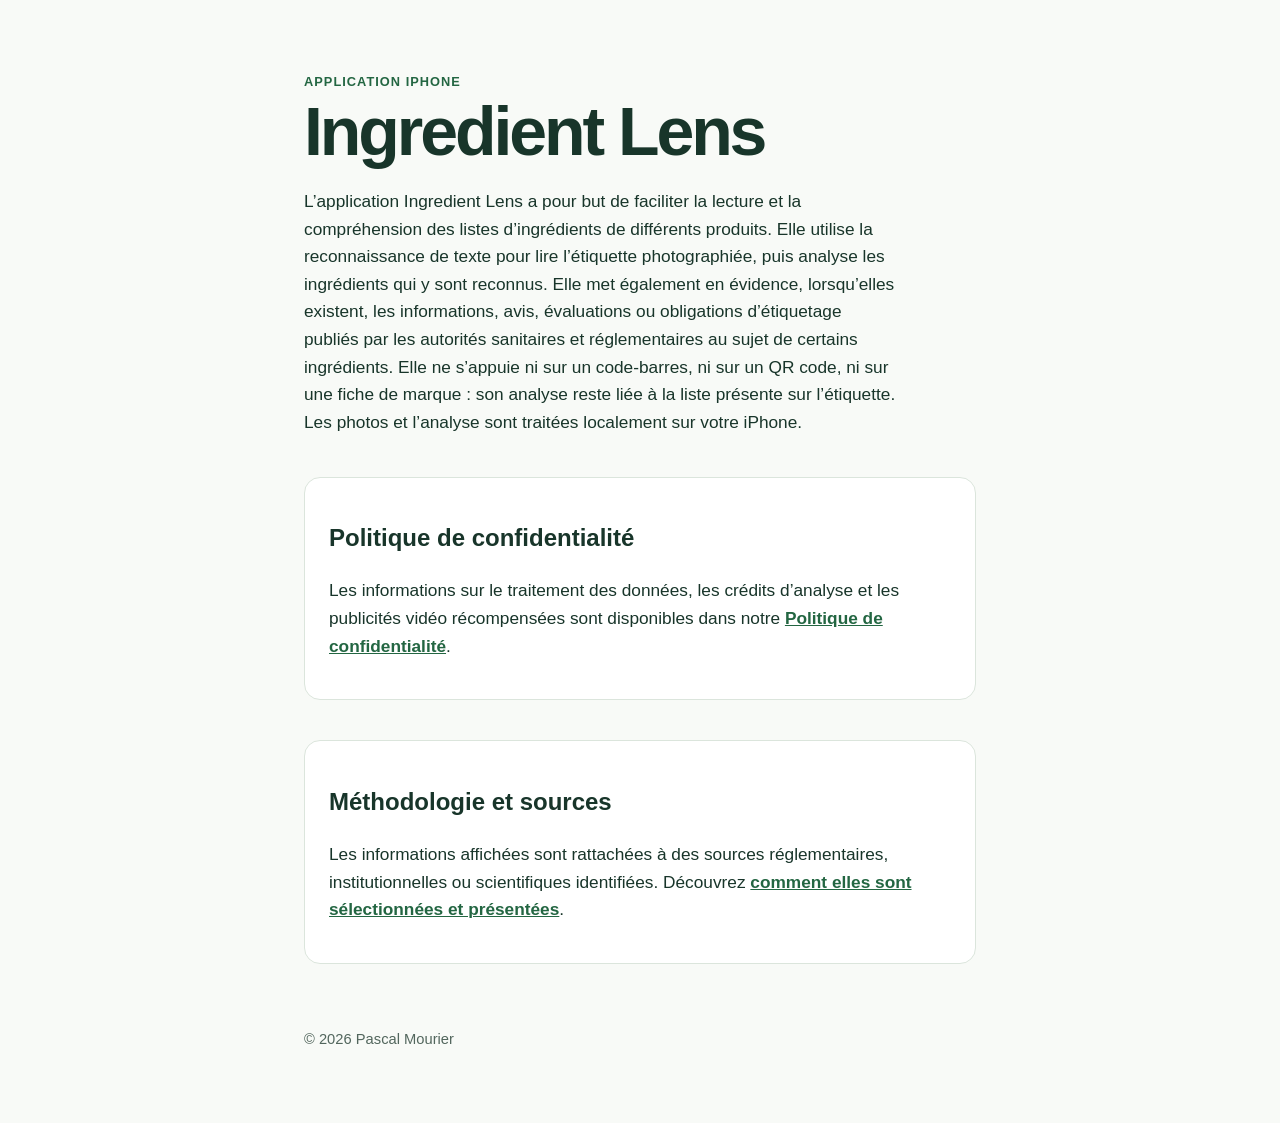
<file: index.html>
<!doctype html>
<html lang="fr">
<head>
  <meta charset="utf-8">
  <meta name="viewport" content="width=device-width, initial-scale=1">
  <meta name="description" content="Site officiel de l’application Ingredient Lens.">
  <title>Ingredient Lens</title>
  <style>
    :root { color-scheme: light; --ink: #18352a; --muted: #52665d; --paper: #f8faf7; --line: #dbe5dc; --accent: #236642; }
    * { box-sizing: border-box; }
    body { margin: 0; font-family: -apple-system, BlinkMacSystemFont, "Segoe UI", sans-serif; color: var(--ink); background: var(--paper); line-height: 1.6; }
    main { max-width: 720px; margin: 0 auto; padding: 72px 24px; }
    .eyebrow { color: var(--accent); font-weight: 700; letter-spacing: .08em; text-transform: uppercase; font-size: .8rem; }
    h1 { font-size: clamp(2.35rem, 7vw, 4.25rem); line-height: 1.05; margin: .25rem 0 1.25rem; letter-spacing: -.045em; }
    p { font-size: 1.08rem; max-width: 62ch; }
    a { color: var(--accent); font-weight: 650; }
    .card { margin-top: 2.5rem; padding: 1.35rem 1.5rem; background: #fff; border: 1px solid var(--line); border-radius: 16px; }
    footer { margin-top: 4rem; font-size: .92rem; color: var(--muted); }
  </style>
</head>
<body>
  <main>
    <div class="eyebrow">Application iPhone</div>
    <h1>Ingredient Lens</h1>
    <p>L’application Ingredient Lens a pour but de faciliter la lecture et la compréhension des listes d’ingrédients de différents produits. Elle utilise la reconnaissance de texte pour lire l’étiquette photographiée, puis analyse les ingrédients qui y sont reconnus. Elle met également en évidence, lorsqu’elles existent, les informations, avis, évaluations ou obligations d’étiquetage publiés par les autorités sanitaires et réglementaires au sujet de certains ingrédients. Elle ne s’appuie ni sur un code-barres, ni sur un QR code, ni sur une fiche de marque : son analyse reste liée à la liste présente sur l’étiquette. Les photos et l’analyse sont traitées localement sur votre iPhone.</p>
    <section class="card" aria-labelledby="privacy-title">
      <h2 id="privacy-title">Politique de confidentialité</h2>
      <p>Les informations sur le traitement des données, les crédits d’analyse et les publicités vidéo récompensées sont disponibles dans notre <a href="privacy.html">Politique de confidentialité</a>.</p>
    </section>
    <section class="card" aria-labelledby="method-title">
      <h2 id="method-title">Méthodologie et sources</h2>
      <p>Les informations affichées sont rattachées à des sources réglementaires, institutionnelles ou scientifiques identifiées. Découvrez <a href="methodologie.html">comment elles sont sélectionnées et présentées</a>.</p>
    </section>
    <footer>© 2026 Pascal Mourier</footer>
  </main>
</body>
</html>
</file>
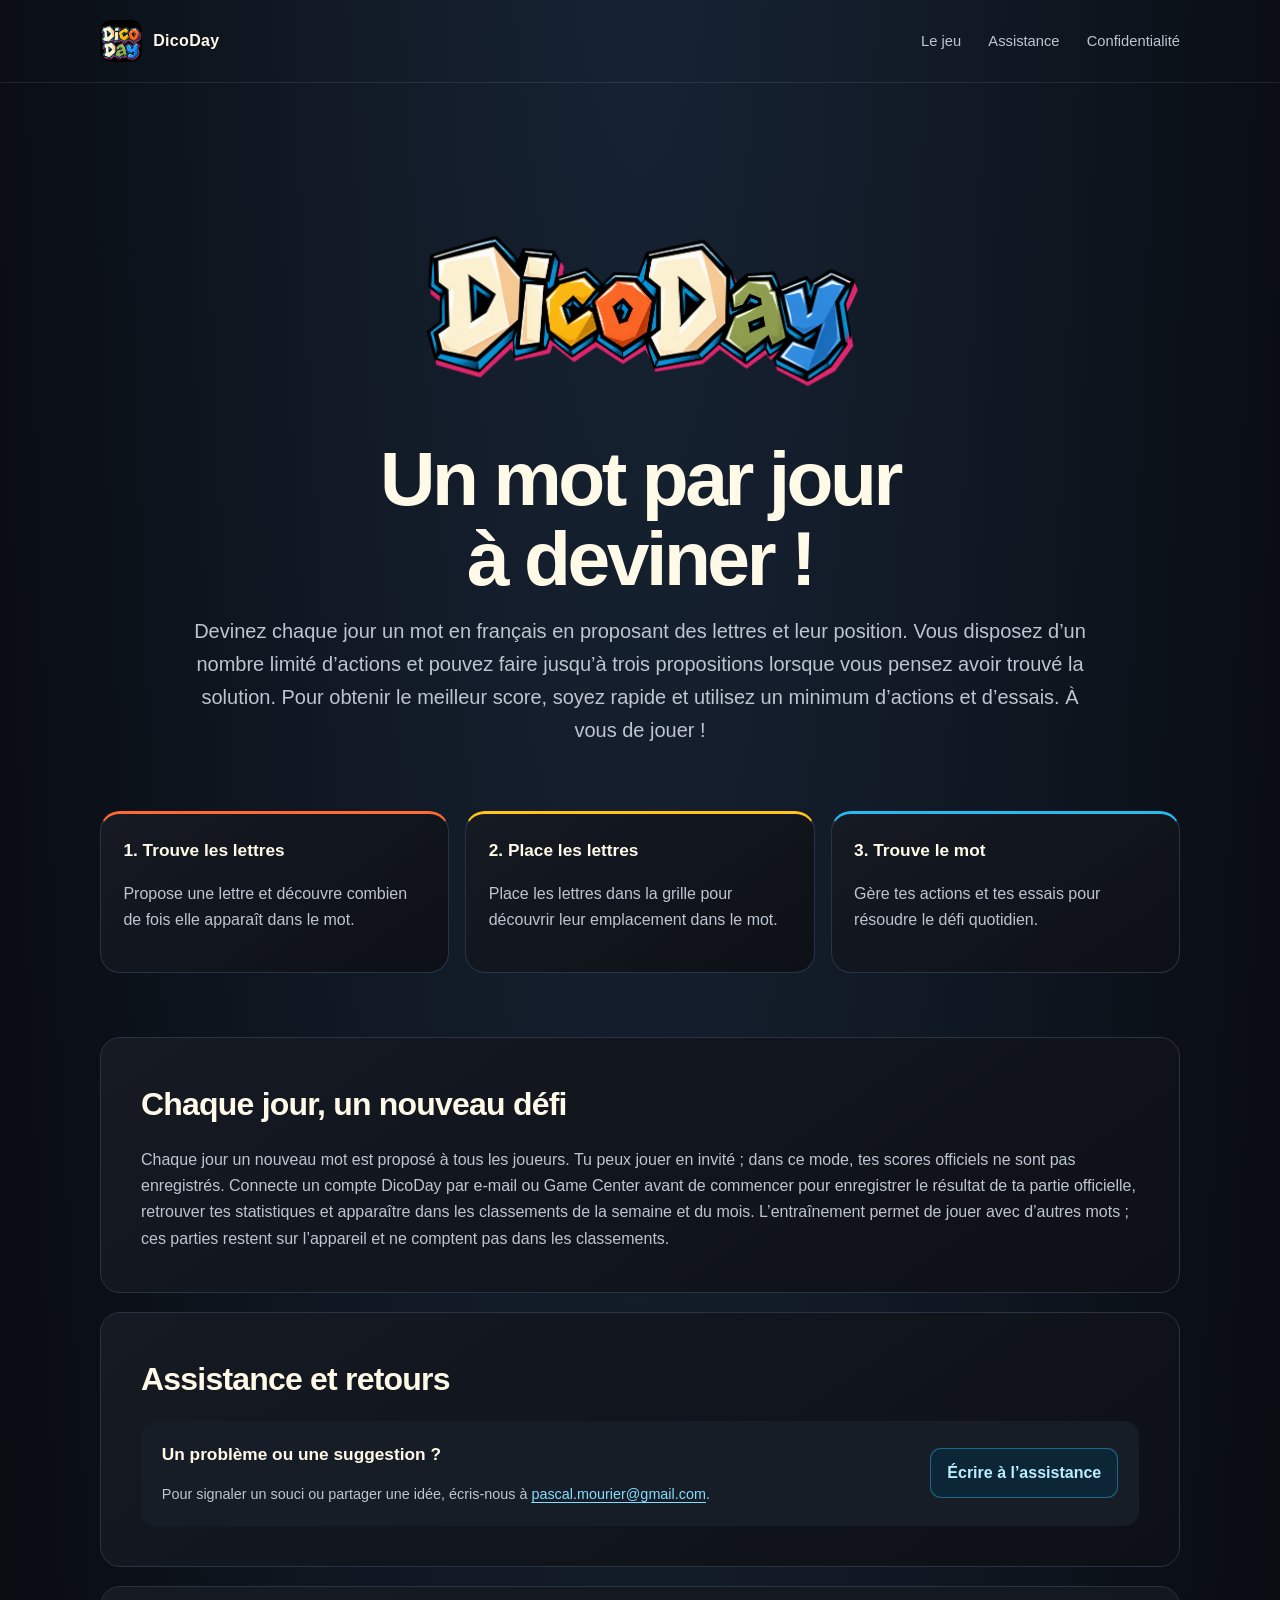
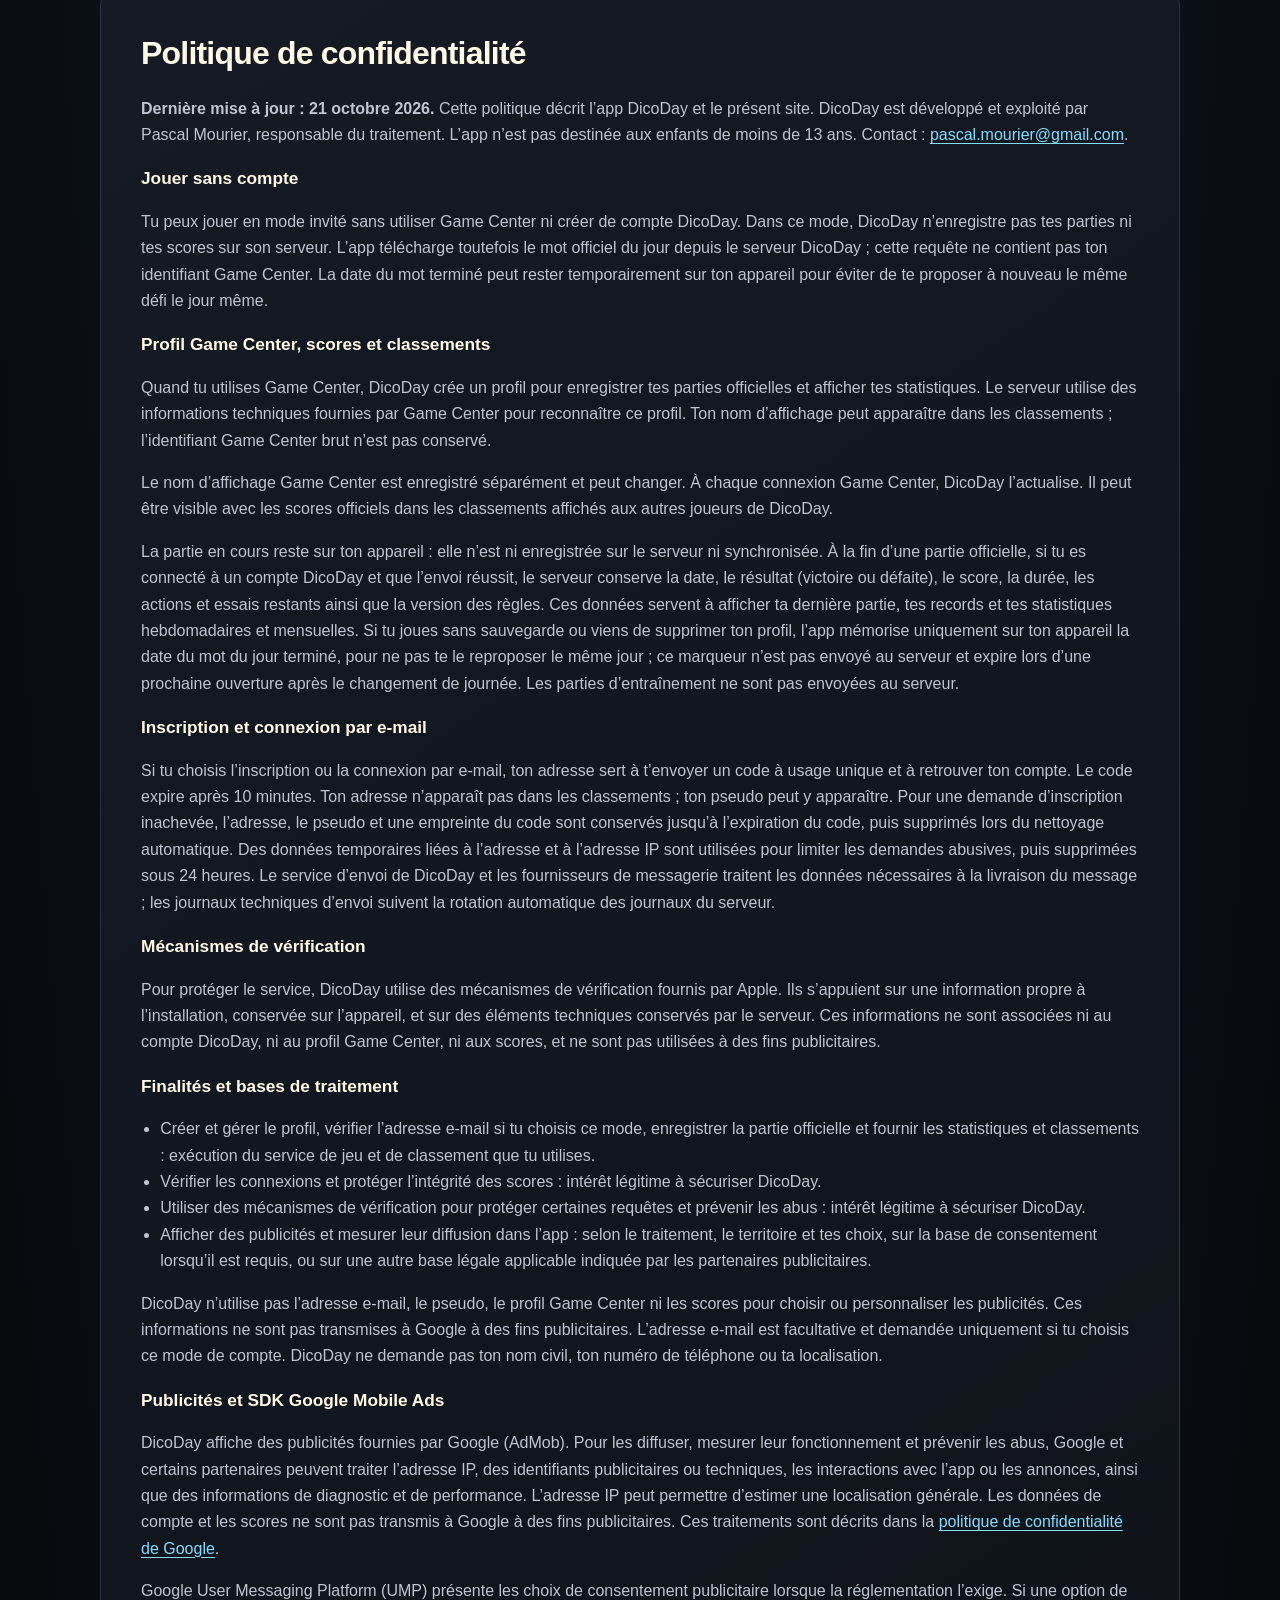
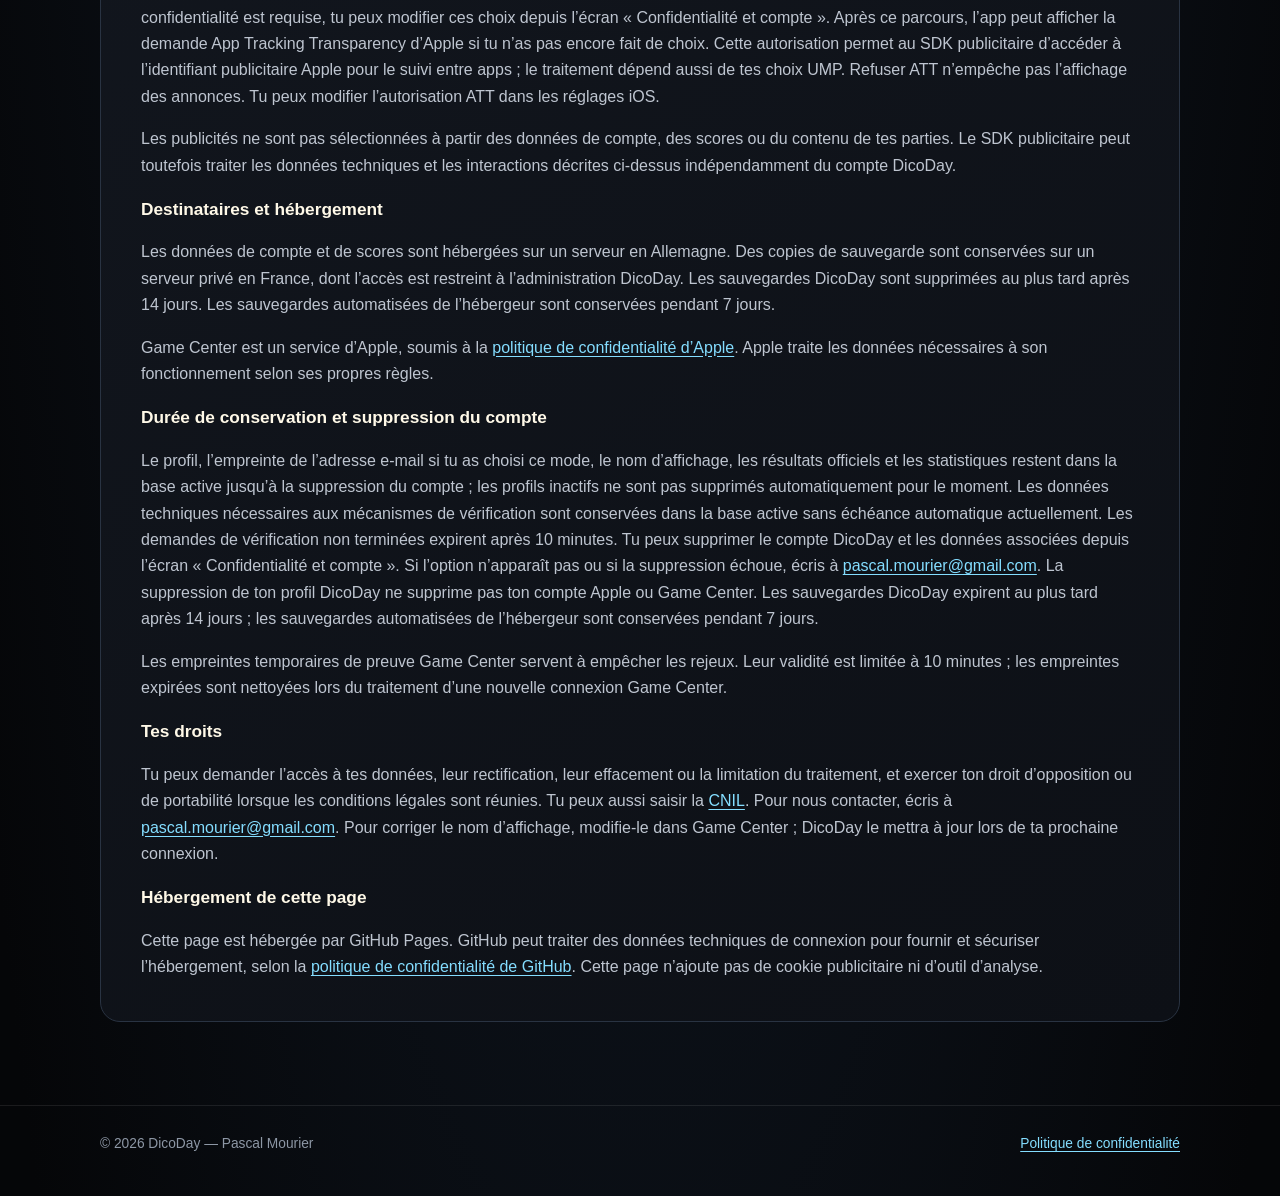
<file: dicoday/index.html>
<!doctype html>
<html lang="fr">
<head>
  <meta charset="utf-8">
  <meta name="viewport" content="width=device-width, initial-scale=1">
  <meta name="theme-color" content="#050608">
  <meta name="description" content="DicoDay : devinez chaque jour un mot français en proposant des lettres et leur position. Découvrez le jeu, l’assistance et la politique de confidentialité.">
  <title>DicoDay — Un mot par jour à deviner !</title>
  <link rel="icon" type="image/png" href="assets/dicoday-icon.png">
  <style>
    :root {
      color-scheme: dark;
      --bg: #050608;
      --panel: #11151d;
      --panel-2: #171d27;
      --ink: #fff9e8;
      --muted: #bec5d0;
      --line: #293342;
      --blue: #28b9f3;
      --pink: #ff2484;
      --orange: #ff6a31;
      --gold: #ffc319;
      --green: #8ab351;
      --max: 1080px;
    }
    * { box-sizing: border-box; }
    html { scroll-behavior: smooth; }
    body {
      margin: 0;
      background: radial-gradient(ellipse at 50% -18%, #182537 0, var(--bg) 55rem);
      color: var(--ink);
      font-family: -apple-system, BlinkMacSystemFont, "Segoe UI", sans-serif;
      line-height: 1.65;
    }
    a { color: #84ddff; text-underline-offset: .2em; }
    a:hover { color: #fff; }
    .wrap { width: min(var(--max), calc(100% - 2rem)); margin: 0 auto; }
    header { padding: 1.25rem 0; border-bottom: 1px solid #ffffff16; }
    .nav { display: flex; align-items: center; justify-content: space-between; gap: 1rem; }
    .brand { display: inline-flex; align-items: center; gap: .7rem; color: var(--ink); text-decoration: none; font-weight: 800; letter-spacing: .02em; }
    .brand img { width: 42px; height: 42px; border-radius: 11px; }
    .nav-links { display: flex; gap: clamp(.8rem, 3vw, 1.7rem); flex-wrap: wrap; }
    .nav-links a { color: var(--muted); font-size: .92rem; text-decoration: none; }
    .nav-links a:hover { color: var(--ink); }
    .hero { padding: clamp(3.5rem, 9vw, 7rem) 0 4rem; text-align: center; }
    .hero-logo { display: block; width: min(440px, 84vw); height: auto; margin: 0 auto 1.5rem; }
    .eyebrow { color: var(--blue); text-transform: uppercase; letter-spacing: .18em; font-size: .78rem; font-weight: 800; }
    h1 { margin: .5rem 0 1rem; font-size: clamp(2.2rem, 7vw, 4.8rem); line-height: 1.04; letter-spacing: -.045em; }
    .hero p { max-width: 900px; margin: 0 auto; color: var(--muted); font-size: clamp(1.05rem, 2.4vw, 1.25rem); }
    main { padding-bottom: 4rem; }
    .grid { display: grid; grid-template-columns: repeat(3, 1fr); gap: 1rem; margin: 0 auto 4rem; }
    .card, .section { border: 1px solid var(--line); border-radius: 20px; background: linear-gradient(145deg, #151a23, #0d1016); }
    .card { padding: 1.4rem; }
    .card:nth-child(1) { border-top: 3px solid var(--orange); }
    .card:nth-child(2) { border-top: 3px solid var(--gold); }
    .card:nth-child(3) { border-top: 3px solid var(--blue); }
    h2 { margin: 0 0 .9rem; font-size: clamp(1.45rem, 3vw, 2rem); letter-spacing: -.025em; }
    h3 { margin: 0 0 .45rem; font-size: 1.08rem; }
    .card p, .section p, .section li { color: var(--muted); }
    .section { padding: clamp(1.3rem, 4vw, 2.5rem); margin: 1.2rem 0; scroll-margin-top: 1rem; }
    .section p:last-child { margin-bottom: 0; }
    .section ul { padding-left: 1.2rem; }
    .contact-box { display: flex; align-items: center; justify-content: space-between; gap: 1.5rem; flex-wrap: wrap; padding: 1.2rem 1.3rem; border-radius: 15px; background: var(--panel-2); }
    .button { display: inline-flex; align-items: center; justify-content: center; padding: .7rem 1rem; border-radius: 11px; background: #0c2635; border: 1px solid #28b9f377; color: #b9edff; font-weight: 750; text-decoration: none; white-space: nowrap; }
    .button:hover { background: #12364a; }
    .small { font-size: .9rem; }
    footer { padding: 1.7rem 0 2.5rem; border-top: 1px solid #ffffff16; color: #8d97a5; font-size: .86rem; }
    footer .wrap { display: flex; justify-content: space-between; gap: 1rem; flex-wrap: wrap; }
    @media (max-width: 760px) { .grid { grid-template-columns: 1fr; } }
    @media (max-width: 520px) { .nav { align-items: flex-start; flex-direction: column; } .nav-links { gap: .9rem; } .contact-box { align-items: flex-start; flex-direction: column; } }
    @media (prefers-reduced-motion: reduce) { html { scroll-behavior: auto; } }
  </style>
</head>
<body>
  <header>
    <div class="wrap nav">
      <a class="brand" href="#accueil"><img src="assets/dicoday-icon.png" alt=""><span>DicoDay</span></a>
      <nav class="nav-links" aria-label="Navigation principale">
        <a href="#jeu">Le jeu</a>
        <a href="#assistance">Assistance</a>
        <a href="#confidentialite">Confidentialité</a>
      </nav>
    </div>
  </header>

  <main class="wrap" id="accueil">
    <section class="hero" aria-labelledby="titre">
      <img class="hero-logo" src="assets/dicoday-logo.png" alt="Logo DicoDay">
      <h1 id="titre">Un mot par jour<br>à deviner !</h1>
      <p>Devinez chaque jour un mot en français en proposant des lettres et leur position. Vous disposez d’un nombre limité d’actions et pouvez faire jusqu’à trois propositions lorsque vous pensez avoir trouvé la solution. Pour obtenir le meilleur score, soyez rapide et utilisez un minimum d’actions et d’essais. À vous de jouer !</p>
    </section>

    <section class="grid" id="jeu" aria-label="Comment jouer">
      <article class="card">
        <h3>1. Trouve les lettres</h3>
        <p>Propose une lettre et découvre combien de fois elle apparaît dans le mot.</p>
      </article>
      <article class="card">
        <h3>2. Place les lettres</h3>
        <p>Place les lettres dans la grille pour découvrir leur emplacement dans le mot.</p>
      </article>
      <article class="card">
        <h3>3. Trouve le mot</h3>
        <p>Gère tes actions et tes essais pour résoudre le défi quotidien.</p>
      </article>
    </section>

    <section class="section" aria-labelledby="daily-title">
      <h2 id="daily-title">Chaque jour, un nouveau défi</h2>
      <p>Chaque jour un nouveau mot est proposé à tous les joueurs. Tu peux jouer en invité ; dans ce mode, tes scores officiels ne sont pas enregistrés. Connecte un compte DicoDay par e-mail ou Game Center avant de commencer pour enregistrer le résultat de ta partie officielle, retrouver tes statistiques et apparaître dans les classements de la semaine et du mois. L’entraînement permet de jouer avec d’autres mots ; ces parties restent sur l’appareil et ne comptent pas dans les classements.</p>
    </section>

    <section class="section" id="assistance" aria-labelledby="support-title">
      <h2 id="support-title">Assistance et retours</h2>
      <div class="contact-box">
        <div>
          <h3>Un problème ou une suggestion ?</h3>
          <p class="small">Pour signaler un souci ou partager une idée, écris-nous à <a href="mailto:pascal.mourier@gmail.com?subject=DicoDay%20-%20assistance">pascal.mourier@gmail.com</a>.</p>
        </div>
        <a class="button" href="mailto:pascal.mourier@gmail.com?subject=DicoDay%20-%20assistance">Écrire à l’assistance</a>
      </div>
    </section>

    <section class="section" id="confidentialite" aria-labelledby="privacy-title">
      <h2 id="privacy-title">Politique de confidentialité</h2>
      <p><strong>Dernière mise à jour : 21 octobre 2026.</strong> Cette politique décrit l’app DicoDay et le présent site. DicoDay est développé et exploité par Pascal Mourier, responsable du traitement. L’app n’est pas destinée aux enfants de moins de 13 ans. Contact : <a href="mailto:pascal.mourier@gmail.com?subject=DicoDay%20-%20confidentialit%C3%A9">pascal.mourier@gmail.com</a>.</p>

      <h3>Jouer sans compte</h3>
      <p>Tu peux jouer en mode invité sans utiliser Game Center ni créer de compte DicoDay. Dans ce mode, DicoDay n’enregistre pas tes parties ni tes scores sur son serveur. L’app télécharge toutefois le mot officiel du jour depuis le serveur DicoDay ; cette requête ne contient pas ton identifiant Game Center. La date du mot terminé peut rester temporairement sur ton appareil pour éviter de te proposer à nouveau le même défi le jour même.</p>

      <h3>Profil Game Center, scores et classements</h3>
      <p>Quand tu utilises Game Center, DicoDay crée un profil pour enregistrer tes parties officielles et afficher tes statistiques. Le serveur utilise des informations techniques fournies par Game Center pour reconnaître ce profil. Ton nom d’affichage peut apparaître dans les classements ; l’identifiant Game Center brut n’est pas conservé.</p>
      <p>Le nom d’affichage Game Center est enregistré séparément et peut changer. À chaque connexion Game Center, DicoDay l’actualise. Il peut être visible avec les scores officiels dans les classements affichés aux autres joueurs de DicoDay.</p>
      <p>La partie en cours reste sur ton appareil : elle n’est ni enregistrée sur le serveur ni synchronisée. À la fin d’une partie officielle, si tu es connecté à un compte DicoDay et que l’envoi réussit, le serveur conserve la date, le résultat (victoire ou défaite), le score, la durée, les actions et essais restants ainsi que la version des règles. Ces données servent à afficher ta dernière partie, tes records et tes statistiques hebdomadaires et mensuelles. Si tu joues sans sauvegarde ou viens de supprimer ton profil, l’app mémorise uniquement sur ton appareil la date du mot du jour terminé, pour ne pas te le reproposer le même jour ; ce marqueur n’est pas envoyé au serveur et expire lors d’une prochaine ouverture après le changement de journée. Les parties d’entraînement ne sont pas envoyées au serveur.</p>
      <h3>Inscription et connexion par e-mail</h3>
      <p>Si tu choisis l’inscription ou la connexion par e-mail, ton adresse sert à t’envoyer un code à usage unique et à retrouver ton compte. Le code expire après 10 minutes. Ton adresse n’apparaît pas dans les classements ; ton pseudo peut y apparaître. Pour une demande d’inscription inachevée, l’adresse, le pseudo et une empreinte du code sont conservés jusqu’à l’expiration du code, puis supprimés lors du nettoyage automatique. Des données temporaires liées à l’adresse et à l’adresse IP sont utilisées pour limiter les demandes abusives, puis supprimées sous 24 heures. Le service d’envoi de DicoDay et les fournisseurs de messagerie traitent les données nécessaires à la livraison du message ; les journaux techniques d’envoi suivent la rotation automatique des journaux du serveur.</p>

      <h3>Mécanismes de vérification</h3>
      <p>Pour protéger le service, DicoDay utilise des mécanismes de vérification fournis par Apple. Ils s’appuient sur une information propre à l’installation, conservée sur l’appareil, et sur des éléments techniques conservés par le serveur. Ces informations ne sont associées ni au compte DicoDay, ni au profil Game Center, ni aux scores, et ne sont pas utilisées à des fins publicitaires.</p>

      <h3>Finalités et bases de traitement</h3>
      <ul>
        <li>Créer et gérer le profil, vérifier l’adresse e-mail si tu choisis ce mode, enregistrer la partie officielle et fournir les statistiques et classements : exécution du service de jeu et de classement que tu utilises.</li>
        <li>Vérifier les connexions et protéger l’intégrité des scores : intérêt légitime à sécuriser DicoDay.</li>
        <li>Utiliser des mécanismes de vérification pour protéger certaines requêtes et prévenir les abus : intérêt légitime à sécuriser DicoDay.</li>
        <li>Afficher des publicités et mesurer leur diffusion dans l’app : selon le traitement, le territoire et tes choix, sur la base de consentement lorsqu’il est requis, ou sur une autre base légale applicable indiquée par les partenaires publicitaires.</li>
      </ul>
      <p>DicoDay n’utilise pas l’adresse e-mail, le pseudo, le profil Game Center ni les scores pour choisir ou personnaliser les publicités. Ces informations ne sont pas transmises à Google à des fins publicitaires. L’adresse e-mail est facultative et demandée uniquement si tu choisis ce mode de compte. DicoDay ne demande pas ton nom civil, ton numéro de téléphone ou ta localisation.</p>

      <h3>Publicités et SDK Google Mobile Ads</h3>
      <p>DicoDay affiche des publicités fournies par Google (AdMob). Pour les diffuser, mesurer leur fonctionnement et prévenir les abus, Google et certains partenaires peuvent traiter l’adresse IP, des identifiants publicitaires ou techniques, les interactions avec l’app ou les annonces, ainsi que des informations de diagnostic et de performance. L’adresse IP peut permettre d’estimer une localisation générale. Les données de compte et les scores ne sont pas transmis à Google à des fins publicitaires. Ces traitements sont décrits dans la <a href="https://policies.google.com/privacy">politique de confidentialité de Google</a>.</p>
      <p>Google User Messaging Platform (UMP) présente les choix de consentement publicitaire lorsque la réglementation l’exige. Si une option de confidentialité est requise, tu peux modifier ces choix depuis l’écran « Confidentialité et compte ». Après ce parcours, l’app peut afficher la demande App Tracking Transparency d’Apple si tu n’as pas encore fait de choix. Cette autorisation permet au SDK publicitaire d’accéder à l’identifiant publicitaire Apple pour le suivi entre apps ; le traitement dépend aussi de tes choix UMP. Refuser ATT n’empêche pas l’affichage des annonces. Tu peux modifier l’autorisation ATT dans les réglages iOS.</p>
      <p>Les publicités ne sont pas sélectionnées à partir des données de compte, des scores ou du contenu de tes parties. Le SDK publicitaire peut toutefois traiter les données techniques et les interactions décrites ci-dessus indépendamment du compte DicoDay.</p>

      <h3>Destinataires et hébergement</h3>
      <p>Les données de compte et de scores sont hébergées sur un serveur en Allemagne. Des copies de sauvegarde sont conservées sur un serveur privé en France, dont l’accès est restreint à l’administration DicoDay. Les sauvegardes DicoDay sont supprimées au plus tard après 14 jours. Les sauvegardes automatisées de l’hébergeur sont conservées pendant 7 jours.</p>
      <p>Game Center est un service d’Apple, soumis à la <a href="https://www.apple.com/legal/privacy/">politique de confidentialité d’Apple</a>. Apple traite les données nécessaires à son fonctionnement selon ses propres règles.</p>

      <h3>Durée de conservation et suppression du compte</h3>
      <p>Le profil, l’empreinte de l’adresse e-mail si tu as choisi ce mode, le nom d’affichage, les résultats officiels et les statistiques restent dans la base active jusqu’à la suppression du compte ; les profils inactifs ne sont pas supprimés automatiquement pour le moment. Les données techniques nécessaires aux mécanismes de vérification sont conservées dans la base active sans échéance automatique actuellement. Les demandes de vérification non terminées expirent après 10 minutes. Tu peux supprimer le compte DicoDay et les données associées depuis l’écran « Confidentialité et compte ». Si l’option n’apparaît pas ou si la suppression échoue, écris à <a href="mailto:pascal.mourier@gmail.com?subject=DicoDay%20-%20suppression%20du%20compte">pascal.mourier@gmail.com</a>. La suppression de ton profil DicoDay ne supprime pas ton compte Apple ou Game Center. Les sauvegardes DicoDay expirent au plus tard après 14 jours ; les sauvegardes automatisées de l’hébergeur sont conservées pendant 7 jours.</p>
      <p>Les empreintes temporaires de preuve Game Center servent à empêcher les rejeux. Leur validité est limitée à 10 minutes ; les empreintes expirées sont nettoyées lors du traitement d’une nouvelle connexion Game Center.</p>

      <h3>Tes droits</h3>
      <p>Tu peux demander l’accès à tes données, leur rectification, leur effacement ou la limitation du traitement, et exercer ton droit d’opposition ou de portabilité lorsque les conditions légales sont réunies. Tu peux aussi saisir la <a href="https://www.cnil.fr/fr/plaintes">CNIL</a>. Pour nous contacter, écris à <a href="mailto:pascal.mourier@gmail.com?subject=DicoDay%20-%20confidentialit%C3%A9">pascal.mourier@gmail.com</a>. Pour corriger le nom d’affichage, modifie-le dans Game Center ; DicoDay le mettra à jour lors de ta prochaine connexion.</p>

      <h3>Hébergement de cette page</h3>
      <p>Cette page est hébergée par GitHub Pages. GitHub peut traiter des données techniques de connexion pour fournir et sécuriser l’hébergement, selon la <a href="https://docs.github.com/en/site-policy/privacy-policies/github-privacy-statement">politique de confidentialité de GitHub</a>. Cette page n’ajoute pas de cookie publicitaire ni d’outil d’analyse.</p>
    </section>
  </main>

  <footer>
    <div class="wrap">
      <span>© 2026 DicoDay — Pascal Mourier</span>
      <a href="#confidentialite">Politique de confidentialité</a>
    </div>
  </footer>
</body>
</html>
</file>
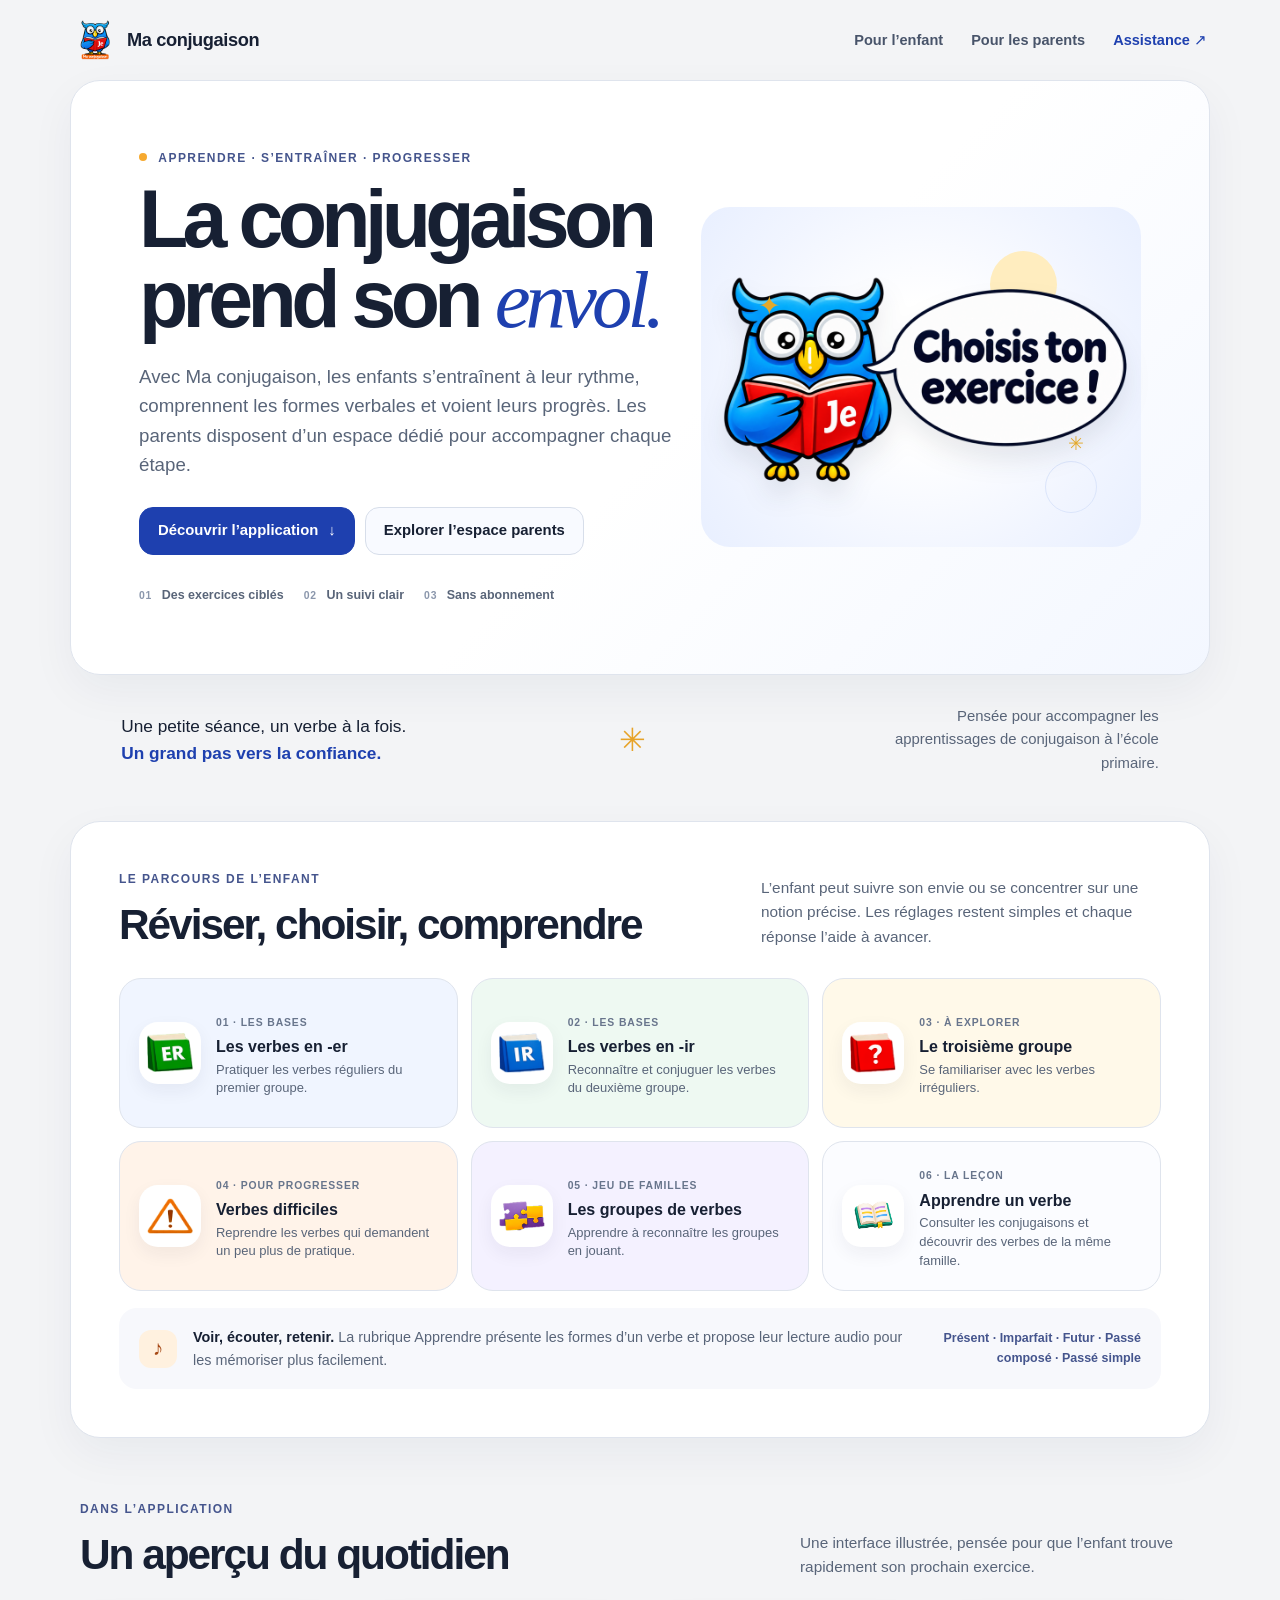
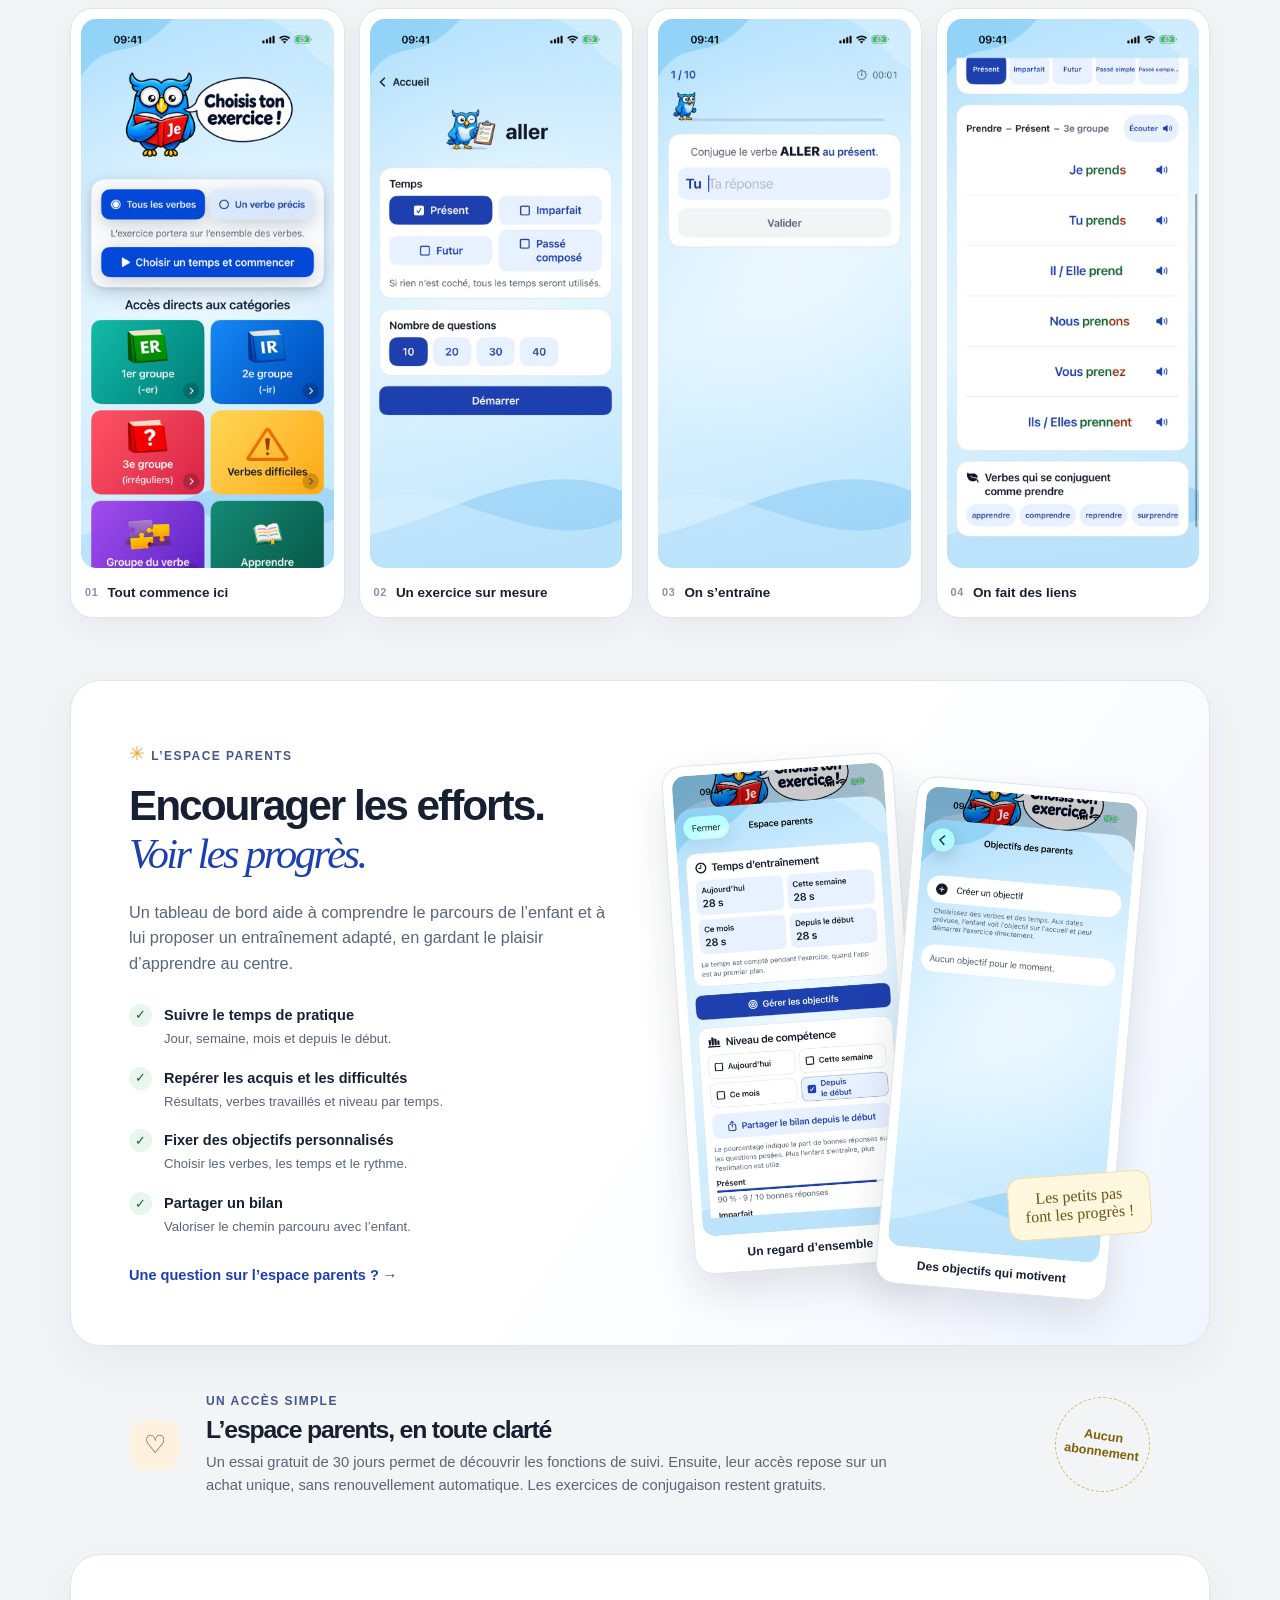
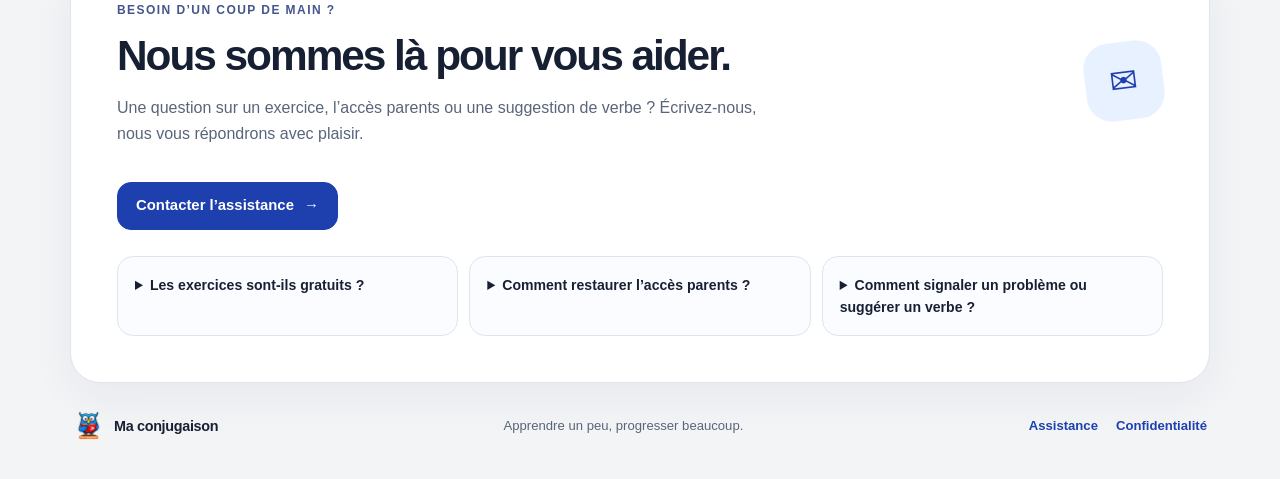
<file: maconjugaison/index.html>
<!doctype html>
<html lang="fr">
<head>
  <meta charset="utf-8">
  <meta name="viewport" content="width=device-width, initial-scale=1">
  <meta name="theme-color" content="#f3f4f6">
  <meta name="description" content="Ma conjugaison aide les enfants à apprendre et pratiquer la conjugaison française, avec des exercices personnalisés et un espace de suivi pour les parents.">
  <meta property="og:type" content="website">
  <meta property="og:title" content="Ma conjugaison — apprendre en s’entraînant">
  <meta property="og:description" content="Des exercices de conjugaison adaptés à l’enfant et un espace parents pour suivre ses progrès.">
  <meta property="og:image" content="https://pascalmourier.github.io/maconjugaison/assets/logo.png">
  <link rel="canonical" href="https://pascalmourier.github.io/maconjugaison/">
  <title>Ma conjugaison — apprendre en s’entraînant</title>
  <link rel="icon" href="assets/logo.png">
  <link rel="stylesheet" href="site.css">
</head>
<body>
  <div class="shell">
    <header class="site-header">
      <a class="brand" href="#accueil" aria-label="Ma conjugaison, accueil"><img src="assets/logo.png" alt="Logo Ma conjugaison"><span>Ma conjugaison</span></a>
      <nav aria-label="Navigation principale"><a href="#apprendre">Pour l’enfant</a><a href="#parents">Pour les parents</a><a class="nav-help" href="#assistance">Assistance <span aria-hidden="true">↗</span></a></nav>
    </header>

    <main id="accueil">
      <section class="hero panel" aria-labelledby="hero-title">
        <div class="hero-copy">
          <p class="eyebrow"><span class="dot"></span> Apprendre · S’entraîner · Progresser</p>
          <h1 id="hero-title">La conjugaison<br>prend son <em>envol.</em></h1>
          <p class="lead">Avec Ma conjugaison, les enfants s’entraînent à leur rythme, comprennent les formes verbales et voient leurs progrès. Les parents disposent d’un espace dédié pour accompagner chaque étape.</p>
          <div class="actions"><a class="button primary" href="#apprendre">Découvrir l’application <span aria-hidden="true">↓</span></a><a class="button secondary" href="#parents">Explorer l’espace parents</a></div>
          <div class="hero-facts"><span><b>01</b> Des exercices ciblés</span><span><b>02</b> Un suivi clair</span><span><b>03</b> Sans abonnement</span></div>
        </div>
        <div class="hero-art"><div class="sun"></div><span class="spark spark-one">✦</span><span class="spark spark-two">✳</span><img src="assets/hibou-accueil.png" alt="Le hibou de Ma conjugaison accueille l’enfant dans l’application"></div>
      </section>

      <section class="intro-row" aria-label="Présentation">
        <p>Une petite séance, un verbe à la fois.<br><strong>Un grand pas vers la confiance.</strong></p>
        <span class="handline" aria-hidden="true">✳</span>
        <p class="intro-note">Pensée pour accompagner les apprentissages de conjugaison à l’école primaire.</p>
      </section>

      <section id="apprendre" class="section panel" aria-labelledby="apprendre-title">
        <div class="section-head">
          <div><p class="eyebrow">Le parcours de l’enfant</p><h2 id="apprendre-title">Réviser, choisir, comprendre</h2></div>
          <p>L’enfant peut suivre son envie ou se concentrer sur une notion précise. Les réglages restent simples et chaque réponse l’aide à avancer.</p>
        </div>
        <div class="tiles-grid">
          <article class="tile tile-blue"><div class="tile-icon"><img src="assets/groupe-er.png" alt=""></div><div><span class="tile-index">01 · Les bases</span><h3>Les verbes en -er</h3><p>Pratiquer les verbes réguliers du premier groupe.</p></div></article>
          <article class="tile tile-green"><div class="tile-icon"><img src="assets/groupe-ir.png" alt=""></div><div><span class="tile-index">02 · Les bases</span><h3>Les verbes en -ir</h3><p>Reconnaître et conjuguer les verbes du deuxième groupe.</p></div></article>
          <article class="tile tile-yellow"><div class="tile-icon"><img src="assets/groupe-3e.png" alt=""></div><div><span class="tile-index">03 · À explorer</span><h3>Le troisième groupe</h3><p>Se familiariser avec les verbes irréguliers.</p></div></article>
          <article class="tile tile-peach"><div class="tile-icon"><img src="assets/difficiles.png" alt=""></div><div><span class="tile-index">04 · Pour progresser</span><h3>Verbes difficiles</h3><p>Reprendre les verbes qui demandent un peu plus de pratique.</p></div></article>
          <article class="tile tile-lilac"><div class="tile-icon"><img src="assets/groupes.png" alt=""></div><div><span class="tile-index">05 · Jeu de familles</span><h3>Les groupes de verbes</h3><p>Apprendre à reconnaître les groupes en jouant.</p></div></article>
          <article class="tile tile-white"><div class="tile-icon book"><img src="assets/apprendre.png" alt=""></div><div><span class="tile-index">06 · La leçon</span><h3>Apprendre un verbe</h3><p>Consulter les conjugaisons et découvrir des verbes de la même famille.</p></div></article>
        </div>
        <div class="learning-note"><span class="note-mark">♪</span><p><strong>Voir, écouter, retenir.</strong> La rubrique Apprendre présente les formes d’un verbe et propose leur lecture audio pour les mémoriser plus facilement.</p><span class="note-tense">Présent · Imparfait · Futur · Passé composé · Passé simple</span></div>
      </section>

      <section class="section gallery" aria-labelledby="gallery-title">
        <div class="section-head gallery-head"><div><p class="eyebrow">Dans l’application</p><h2 id="gallery-title">Un aperçu du quotidien</h2></div><p>Une interface illustrée, pensée pour que l’enfant trouve rapidement son prochain exercice.</p></div>
        <div class="screens-grid">
          <figure class="screen-card"><img src="assets/iphone-01-accueil.jpg" alt="Écran d’accueil de Ma conjugaison et ses différentes rubriques" loading="lazy"><figcaption><span>01</span> Tout commence ici</figcaption></figure>
          <figure class="screen-card"><img src="assets/iphone-04-options-exercice.jpg" alt="Choix des verbes, des temps et de la longueur de l’exercice" loading="lazy"><figcaption><span>02</span> Un exercice sur mesure</figcaption></figure>
          <figure class="screen-card"><img src="assets/iphone-05-exercice-verbe.jpg" alt="L’enfant répond à une question de conjugaison" loading="lazy"><figcaption><span>03</span> On s’entraîne</figcaption></figure>
          <figure class="screen-card"><img src="assets/iphone-09-apprendre-egalement.jpg" alt="Suggestion de verbes de la même famille dans Apprendre également" loading="lazy"><figcaption><span>04</span> On fait des liens</figcaption></figure>
        </div>
      </section>

      <section id="parents" class="parents-section panel" aria-labelledby="parents-title">
        <div class="parents-copy"><p class="eyebrow"><span class="parent-star">✳</span> L’espace parents</p><h2 id="parents-title">Encourager les efforts.<br><em>Voir les progrès.</em></h2><p class="lead">Un tableau de bord aide à comprendre le parcours de l’enfant et à lui proposer un entraînement adapté, en gardant le plaisir d’apprendre au centre.</p>
          <ul class="parent-list"><li><span>✓</span><div><strong>Suivre le temps de pratique</strong><small>Jour, semaine, mois et depuis le début.</small></div></li><li><span>✓</span><div><strong>Repérer les acquis et les difficultés</strong><small>Résultats, verbes travaillés et niveau par temps.</small></div></li><li><span>✓</span><div><strong>Fixer des objectifs personnalisés</strong><small>Choisir les verbes, les temps et le rythme.</small></div></li><li><span>✓</span><div><strong>Partager un bilan</strong><small>Valoriser le chemin parcouru avec l’enfant.</small></div></li></ul>
          <a class="text-link" href="#assistance">Une question sur l’espace parents ? <span aria-hidden="true">→</span></a>
        </div>
        <div class="parent-visual"><figure class="parent-shot"><img src="assets/iphone-13-bilan-parents.jpg" alt="Bilan parental du temps et des résultats d’entraînement" loading="lazy"><figcaption>Un regard d’ensemble</figcaption></figure><figure class="parent-shot offset"><img src="assets/iphone-15-gestion-objectifs.jpg" alt="Gestion des objectifs de conjugaison pour l’enfant" loading="lazy"><figcaption>Des objectifs qui motivent</figcaption></figure><span class="visual-sticker">Les petits pas<br>font les progrès&nbsp;!</span></div>
      </section>

      <section class="value-row" aria-label="Conditions d’accès à l’espace parents"><div class="value-icon">♡</div><div><p class="eyebrow">Un accès simple</p><h2>L’espace parents, en toute clarté</h2><p>Un essai gratuit de 30 jours permet de découvrir les fonctions de suivi. Ensuite, leur accès repose sur un achat unique, sans renouvellement automatique. Les exercices de conjugaison restent gratuits.</p></div><div class="value-stamp">Aucun<br>abonnement</div></section>

      <section id="assistance" class="support panel" aria-labelledby="support-title"><div class="support-top"><div><p class="eyebrow">Besoin d’un coup de main ?</p><h2 id="support-title">Nous sommes là pour vous aider.</h2><p>Une question sur un exercice, l’accès parents ou une suggestion de verbe ? Écrivez-nous, nous vous répondrons avec plaisir.</p></div><div class="mail-art" aria-hidden="true">✉</div></div><a class="button primary" href="mailto:pascal.mourier@gmail.com?subject=Ma%20conjugaison%20%E2%80%94%20assistance">Contacter l’assistance <span aria-hidden="true">→</span></a>
        <div class="faq"><details><summary>Les exercices sont-ils gratuits ?</summary><p>Oui. Les exercices de conjugaison restent gratuits. L’accès aux fonctions de l’espace parents est offert pendant 30 jours, puis disponible par achat unique.</p></details><details><summary>Comment restaurer l’accès parents ?</summary><p>Dans l’application, ouvrez la rubrique Parents puis Version complète et choisissez « Restaurer mes achats » avec le compte Apple utilisé pour l’achat.</p></details><details><summary>Comment signaler un problème ou suggérer un verbe ?</summary><p>Pour proposer un verbe, utilisez la fonction « Suggérer un verbe » dans l’application. Pour un problème technique, écrivez-nous en précisant si possible le modèle de l’appareil et la version d’iOS.</p></details></div>
      </section>
    </main>
    <footer class="footer"><a class="footer-brand" href="#accueil"><img src="assets/logo.png" alt=""><span>Ma conjugaison</span></a><span>Apprendre un peu, progresser beaucoup.</span><span class="footer-links"><a href="#assistance">Assistance</a><a href="confidentialite.html">Confidentialité</a></span></footer>
  </div>
</body>
</html>
</file>
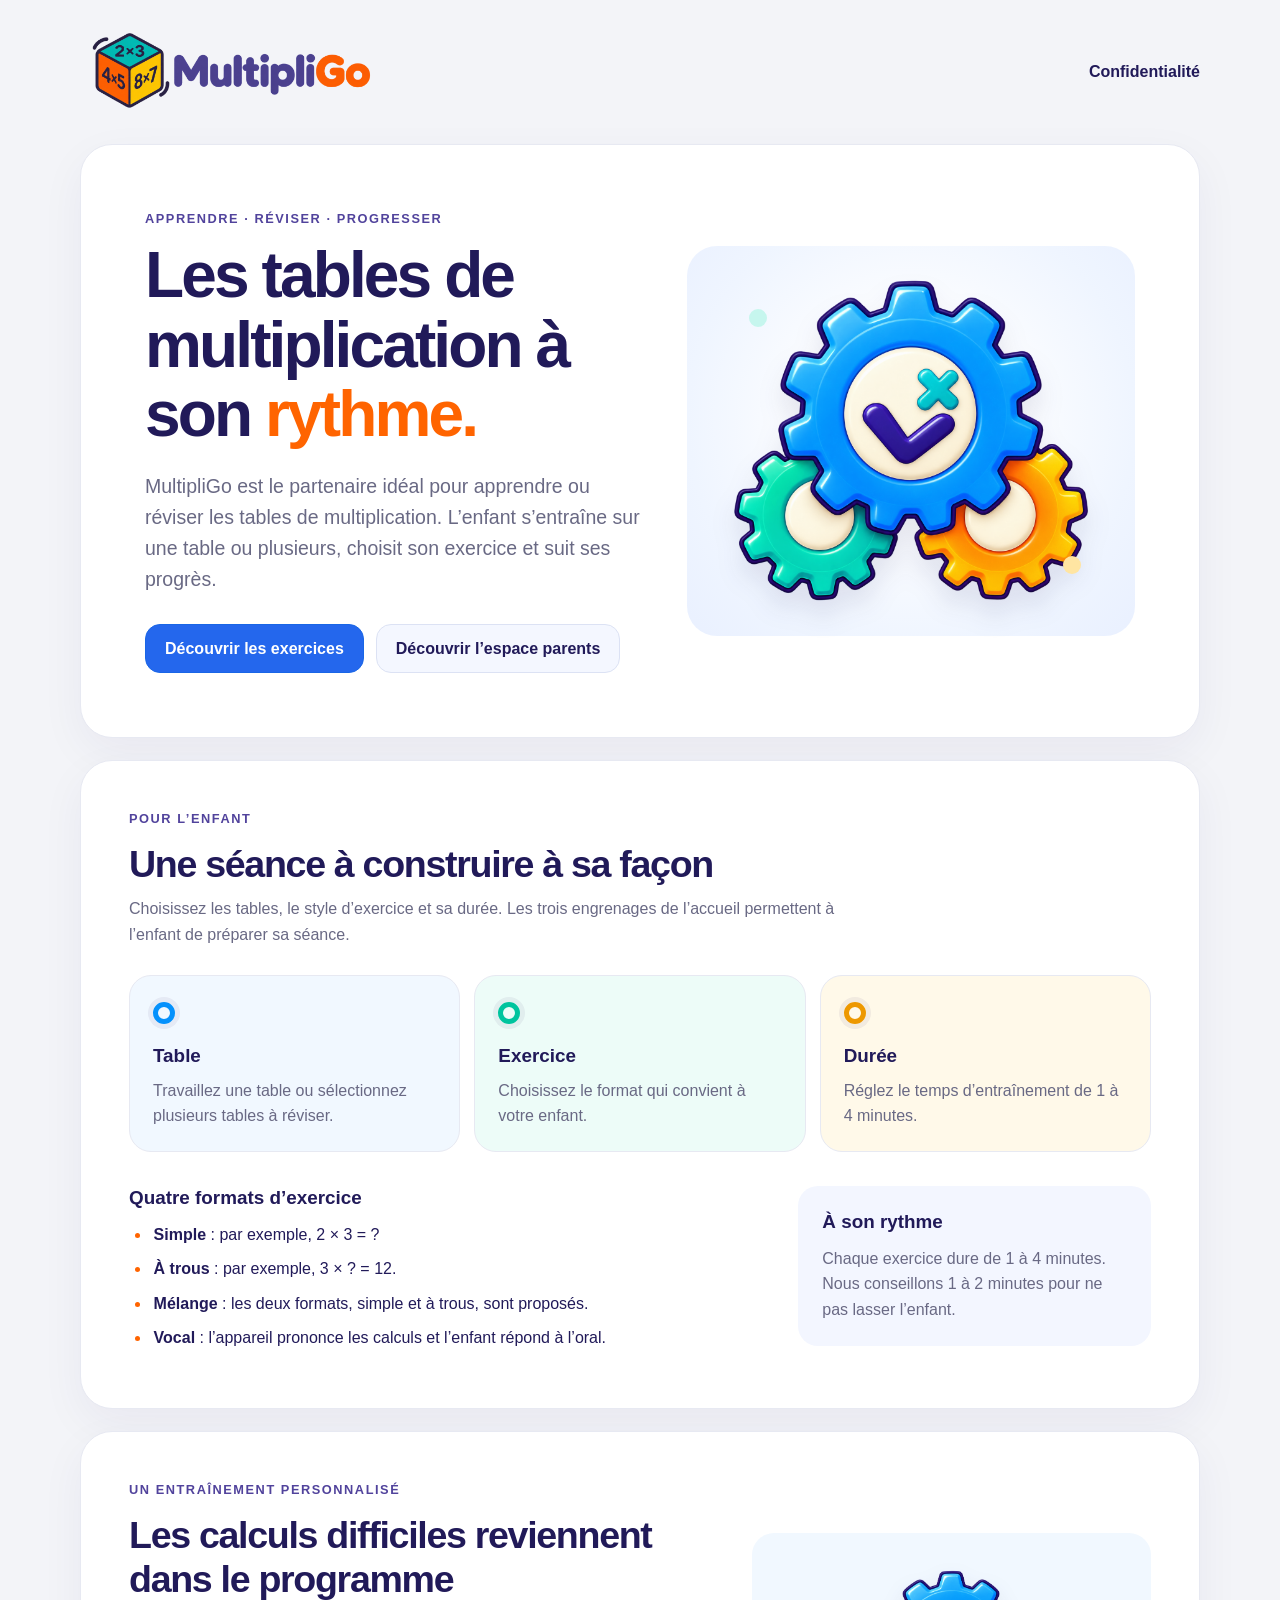
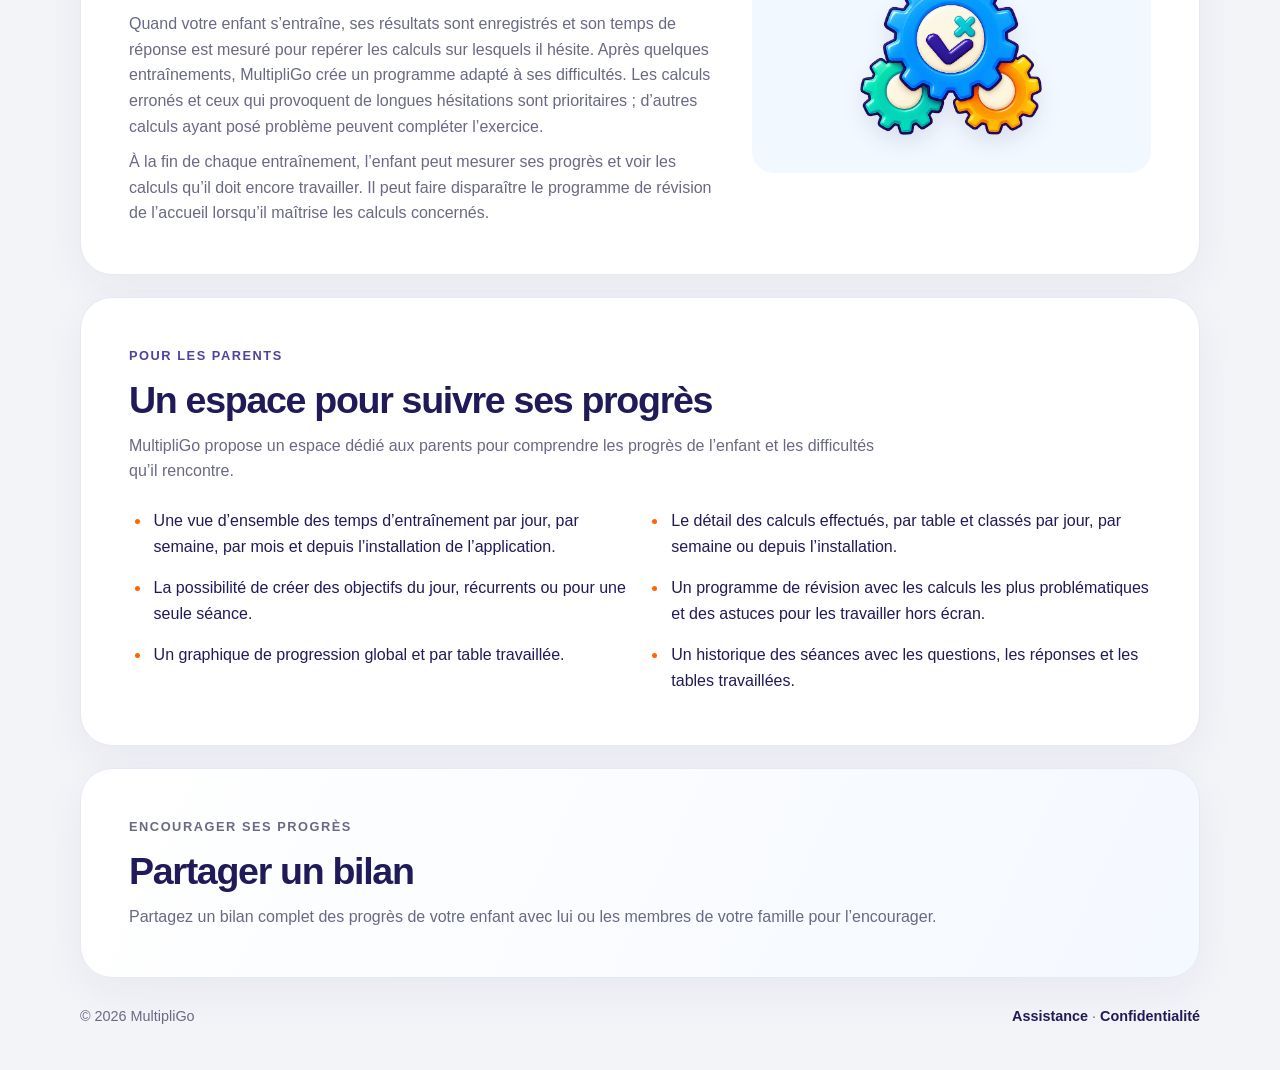
<file: MultipliGo/index.html>
<!doctype html>
<html lang="fr">
<head>
  <meta charset="utf-8">
  <meta name="viewport" content="width=device-width, initial-scale=1">
  <meta name="theme-color" content="#f3f4f8">
  <meta name="description" content="MultipliGo aide les enfants à apprendre et réviser les tables de multiplication grâce à des exercices adaptés et un suivi des progrès.">
  <title>MultipliGo — Apprendre et réviser les tables</title>
  <link rel="stylesheet" href="site.css">
</head>
<body>
  <div class="shell">
    <header class="site-header">
      <a class="brand" href="./" aria-label="MultipliGo, accueil"><img src="assets/MultipliGoWordmark.png" alt="MultipliGo"></a>
      <a class="header-link" href="confidentialite.html">Confidentialité</a>
    </header>

    <main>
      <section class="hero panel" aria-labelledby="hero-title">
        <div>
          <p class="eyebrow">Apprendre · Réviser · Progresser</p>
          <h1 id="hero-title">Les tables de multiplication à son <span>rythme.</span></h1>
          <p class="lead">MultipliGo est le partenaire idéal pour apprendre ou réviser les tables de multiplication. L’enfant s’entraîne sur une table ou plusieurs, choisit son exercice et suit ses progrès.</p>
          <div class="actions">
            <a class="button primary" href="#entrainements">Découvrir les exercices</a>
            <a class="button" href="#parents">Découvrir l’espace parents</a>
          </div>
        </div>
        <div class="gear-stage" aria-hidden="true"><img src="assets/PracticeGear.png" alt=""></div>
      </section>

      <section id="entrainements" class="section panel" aria-labelledby="entrainements-title">
        <div class="section-head">
          <p class="eyebrow">Pour l’enfant</p>
          <h2 id="entrainements-title">Une séance à construire à sa façon</h2>
          <p>Choisissez les tables, le style d’exercice et sa durée. Les trois engrenages de l’accueil permettent à l’enfant de préparer sa séance.</p>
        </div>
        <div class="gear-grid">
          <article class="gear-card blue"><h3>Table</h3><p>Travaillez une table ou sélectionnez plusieurs tables à réviser.</p></article>
          <article class="gear-card green"><h3>Exercice</h3><p>Choisissez le format qui convient à votre enfant.</p></article>
          <article class="gear-card gold"><h3>Durée</h3><p>Réglez le temps d’entraînement de 1 à 4 minutes.</p></article>
        </div>
        <div class="formats">
          <div>
            <h3>Quatre formats d’exercice</h3>
            <ul class="format-list">
              <li><strong>Simple</strong> : par exemple, 2 × 3 = ?</li>
              <li><strong>À trous</strong> : par exemple, 3 × ? = 12.</li>
              <li><strong>Mélange</strong> : les deux formats, simple et à trous, sont proposés.</li>
              <li><strong>Vocal</strong> : l’appareil prononce les calculs et l’enfant répond à l’oral.</li>
            </ul>
          </div>
          <div class="note"><h3>À son rythme</h3><p>Chaque exercice dure de 1 à 4 minutes. Nous conseillons 1 à 2 minutes pour ne pas lasser l’enfant.</p></div>
        </div>
      </section>

      <section class="section panel split" aria-labelledby="revision-title">
        <div>
          <p class="eyebrow">Un entraînement personnalisé</p>
          <h2 id="revision-title">Les calculs difficiles reviennent dans le programme</h2>
          <p>Quand votre enfant s’entraîne, ses résultats sont enregistrés et son temps de réponse est mesuré pour repérer les calculs sur lesquels il hésite. Après quelques entraînements, MultipliGo crée un programme adapté à ses difficultés. Les calculs erronés et ceux qui provoquent de longues hésitations sont prioritaires ; d’autres calculs ayant posé problème peuvent compléter l’exercice.</p>
          <p>À la fin de chaque entraînement, l’enfant peut mesurer ses progrès et voir les calculs qu’il doit encore travailler. Il peut faire disparaître le programme de révision de l’accueil lorsqu’il maîtrise les calculs concernés.</p>
        </div>
        <div class="revision-visual" aria-hidden="true"><img src="assets/PracticeGear.png" alt=""></div>
      </section>

      <section id="parents" class="section panel" aria-labelledby="parents-title">
        <div class="section-head">
          <p class="eyebrow">Pour les parents</p>
          <h2 id="parents-title">Un espace pour suivre ses progrès</h2>
          <p>MultipliGo propose un espace dédié aux parents pour comprendre les progrès de l’enfant et les difficultés qu’il rencontre.</p>
        </div>
        <ul class="feature-list">
          <li>Une vue d’ensemble des temps d’entraînement par jour, par semaine, par mois et depuis l’installation de l’application.</li>
          <li>La possibilité de créer des objectifs du jour, récurrents ou pour une seule séance.</li>
          <li>Un graphique de progression global et par table travaillée.</li>
          <li>Le détail des calculs effectués, par table et classés par jour, par semaine ou depuis l’installation.</li>
          <li>Un programme de révision avec les calculs les plus problématiques et des astuces pour les travailler hors écran.</li>
          <li>Un historique des séances avec les questions, les réponses et les tables travaillées.</li>
        </ul>
      </section>

      <section class="section panel share-panel" aria-labelledby="partage-title">
        <p class="eyebrow">Encourager ses progrès</p>
        <h2 id="partage-title">Partager un bilan</h2>
        <p>Partagez un bilan complet des progrès de votre enfant avec lui ou les membres de votre famille pour l’encourager.</p>
      </section>
    </main>

    <footer class="footer"><span>© 2026 MultipliGo</span><span><a href="support.html">Assistance</a> · <a href="confidentialite.html">Confidentialité</a></span></footer>
  </div>
</body>
</html>
</file>
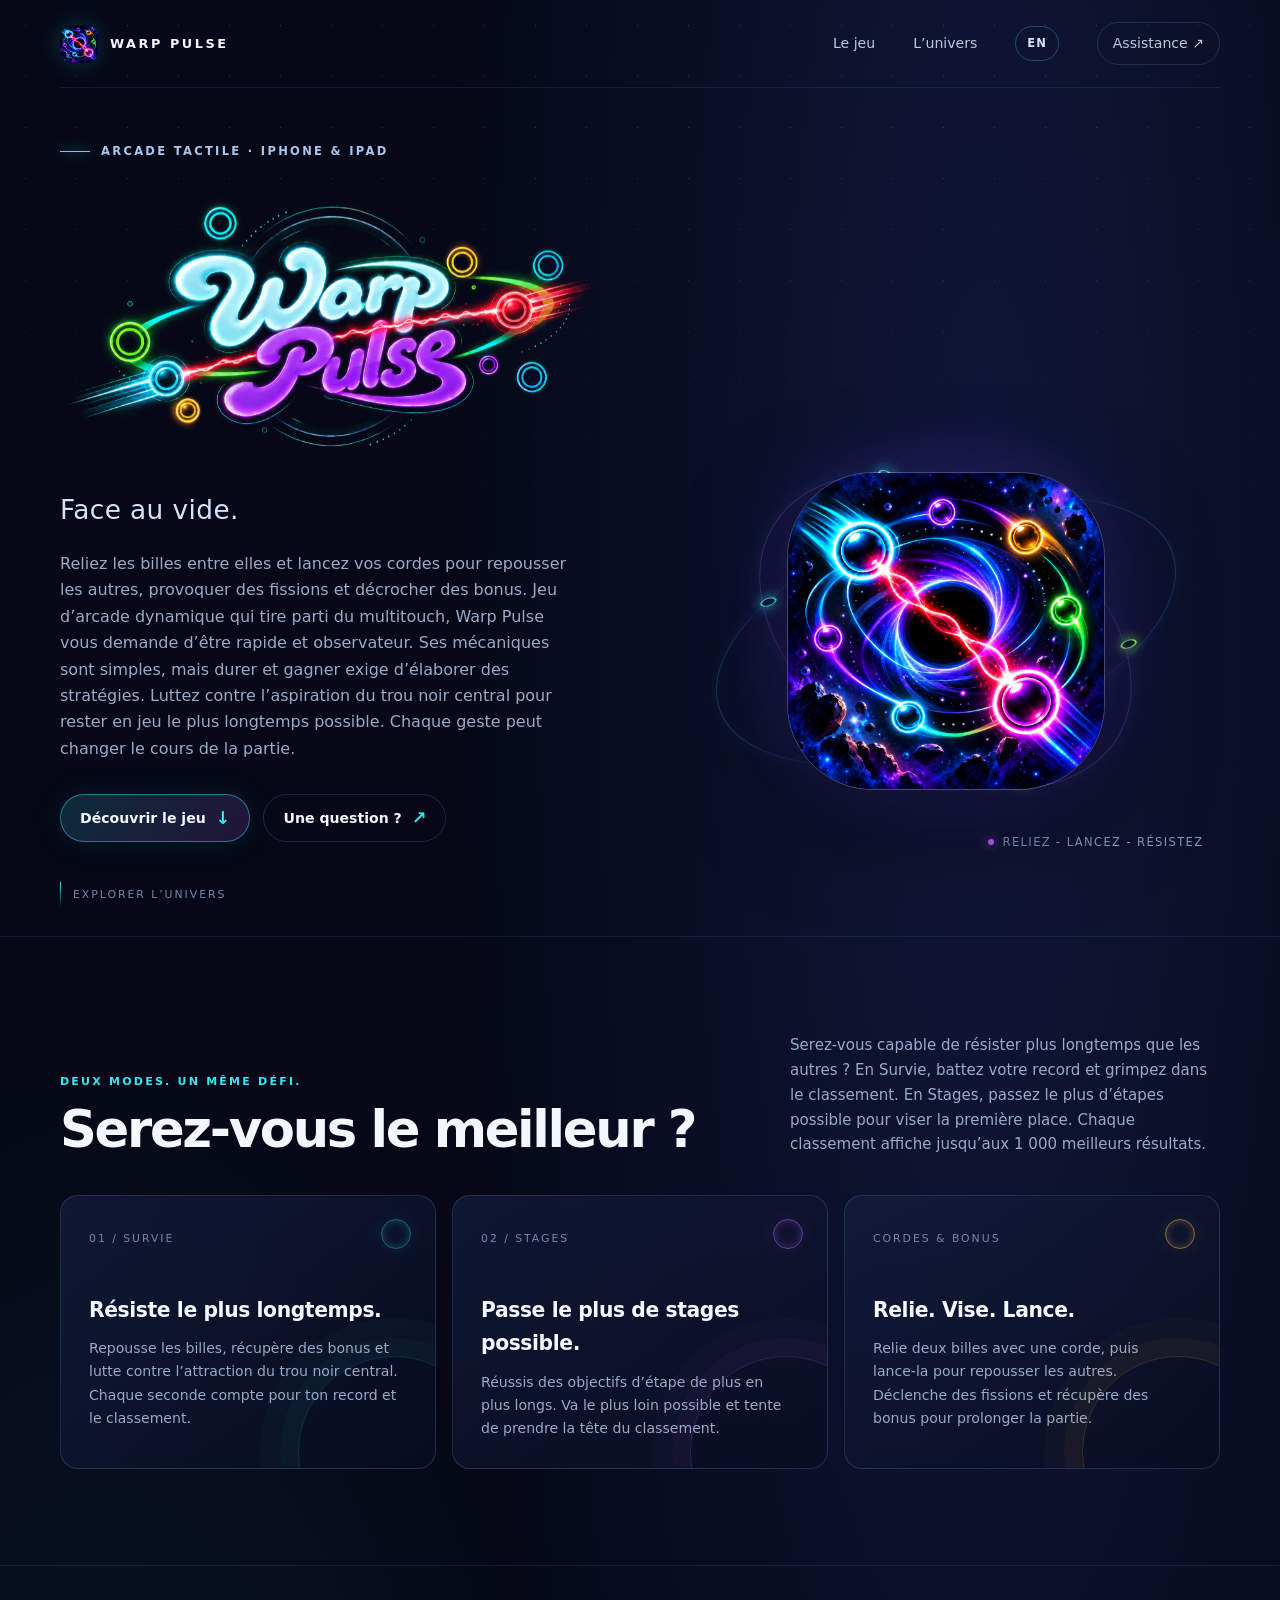
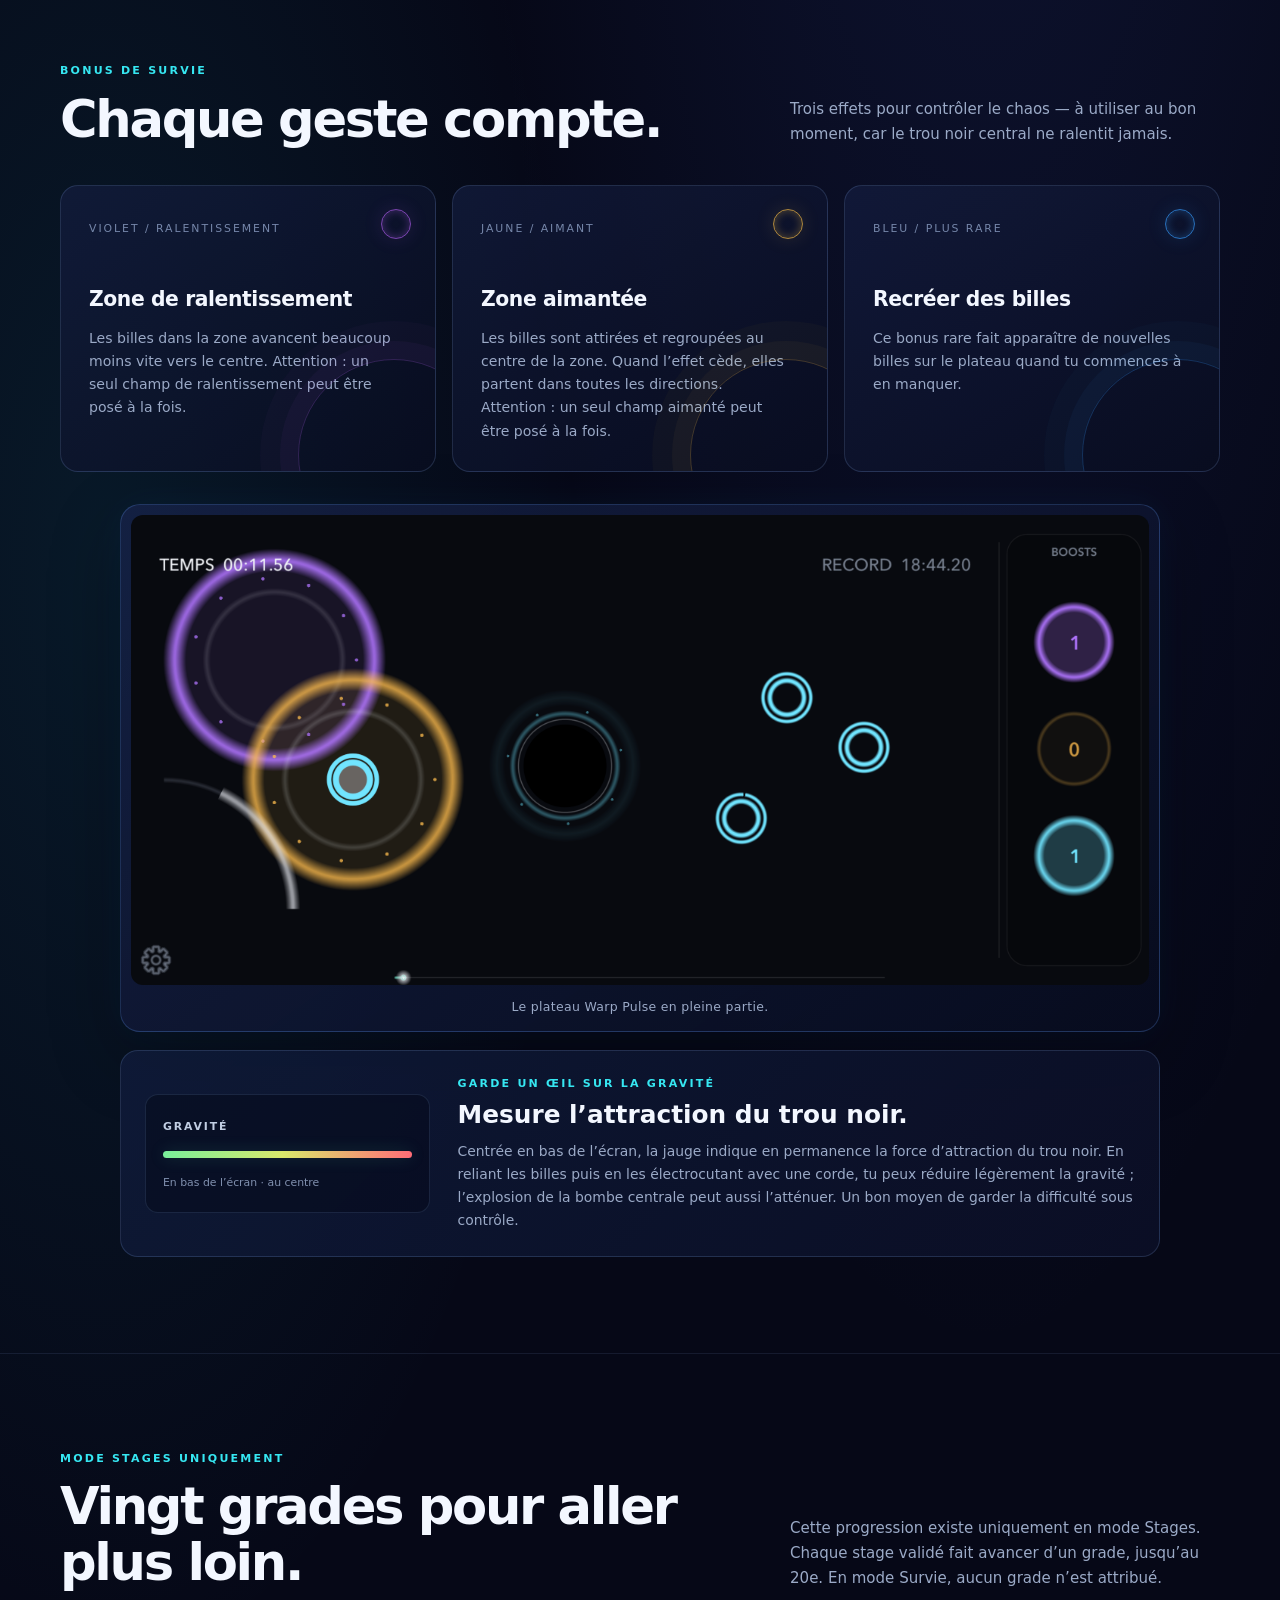
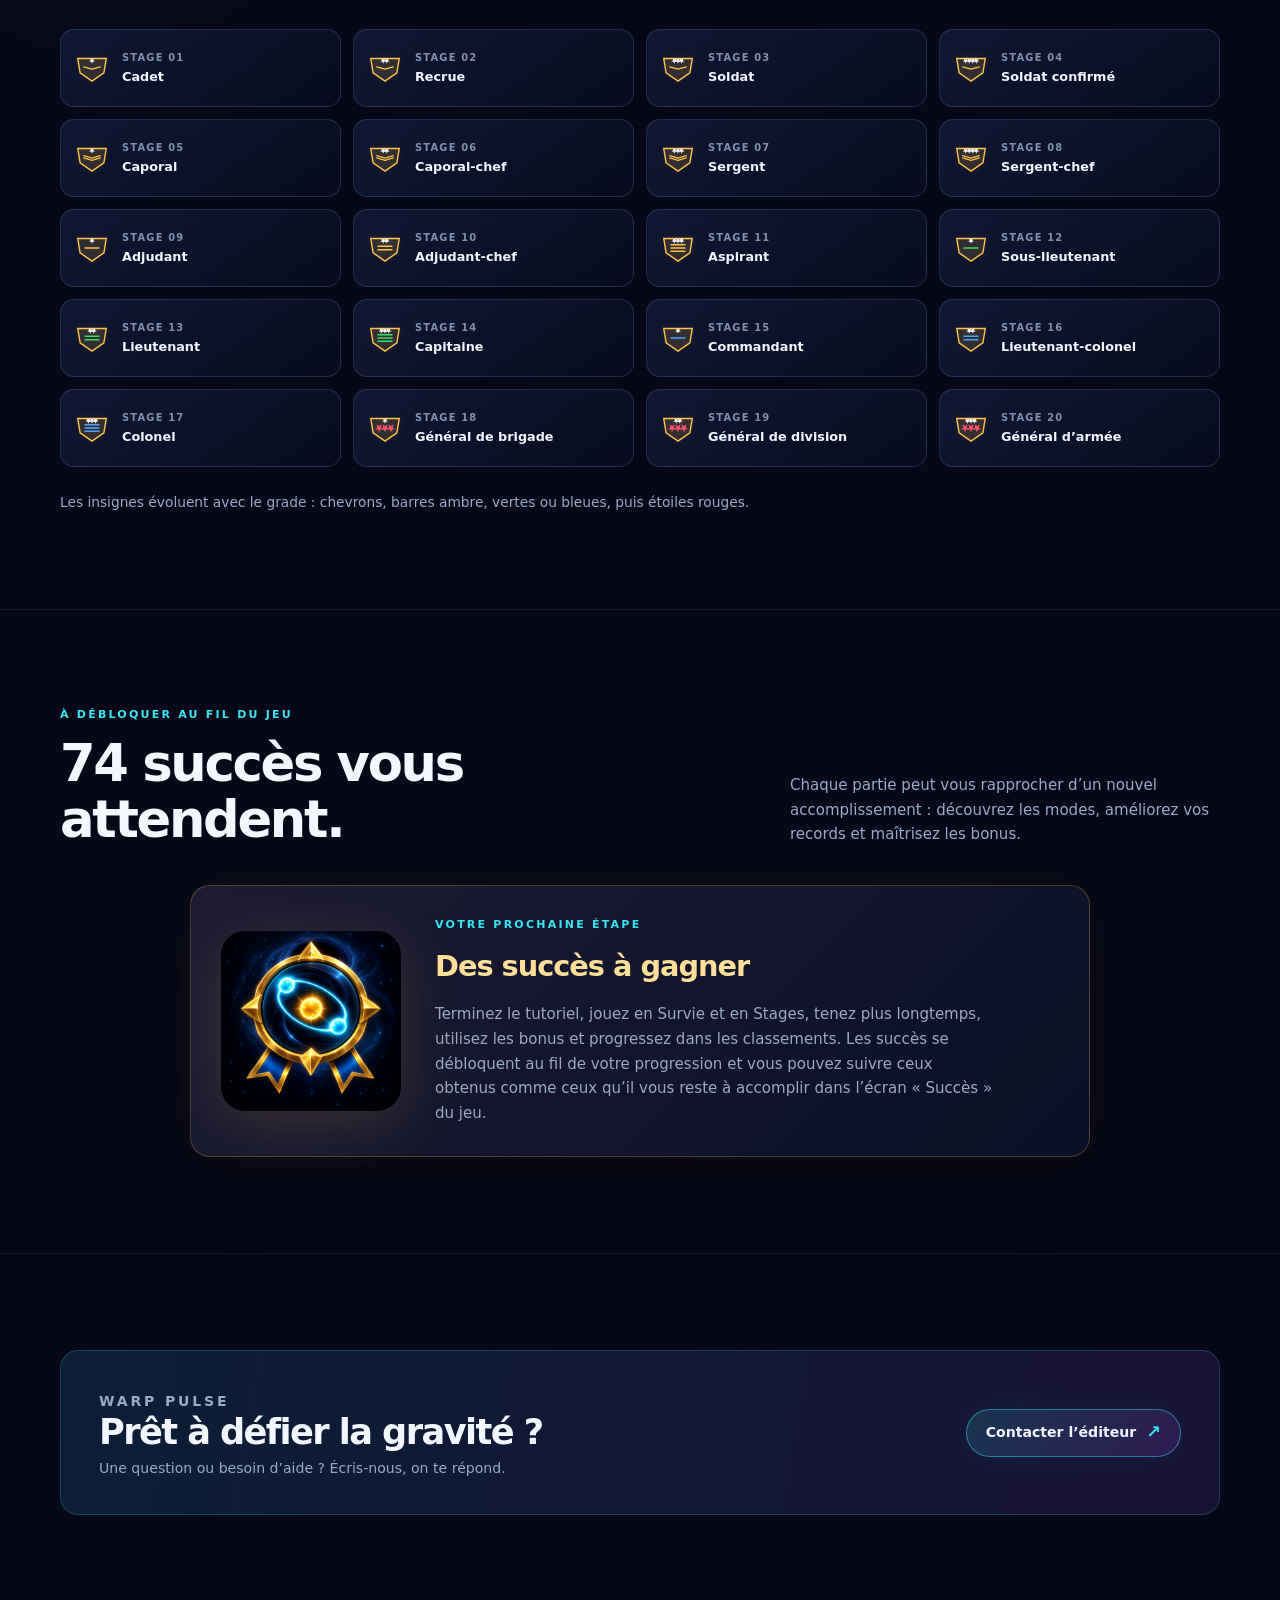
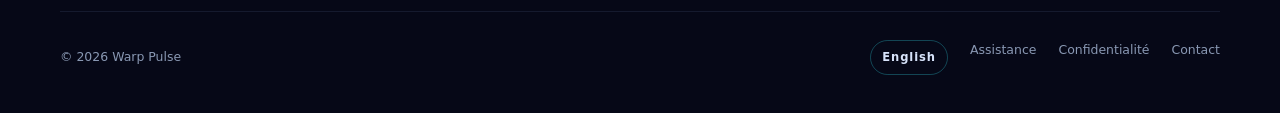
<file: warp-pulse/index.html>
<!doctype html>
<html lang="fr">
<head>
  <meta charset="utf-8">
  <meta name="viewport" content="width=device-width, initial-scale=1">
  <meta name="theme-color" content="#060817">
  <meta name="description" content="Reliez les billes, repoussez-les pour décrocher des bonus et résistez au trou noir dans deux modes de jeu. Serez-vous le meilleur ?">
  <title>Warp Pulse — Face au vide</title>
  <link rel="alternate" hreflang="fr" href="index.html">
  <link rel="alternate" hreflang="en" href="en.html">
  <link rel="alternate" hreflang="x-default" href="index.html">
  <link rel="icon" type="image/png" href="assets/app-icon.png">
  <style>
    :root {
      color-scheme: dark;
      --night: #060817;
      --panel: rgba(13, 20, 47, .76);
      --line: rgba(148, 191, 255, .17);
      --text: #f3f7ff;
      --muted: #9baac7;
      --cyan: #36e7f2;
      --violet: #bd63ff;
      --green: #8bff55;
      --orange: #ffc347;
      font-family: Inter, ui-sans-serif, system-ui, -apple-system, BlinkMacSystemFont, "Segoe UI", sans-serif;
      font-synthesis: none;
      text-rendering: optimizeLegibility;
    }
    * { box-sizing: border-box; }
    html { scroll-behavior: smooth; }
    body {
      margin: 0;
      min-width: 320px;
      background:
        radial-gradient(ellipse at 77% 11%, rgba(51, 73, 173, .22), transparent 34rem),
        radial-gradient(ellipse at 8% 44%, rgba(30, 204, 224, .09), transparent 30rem),
        var(--night);
      color: var(--text);
      line-height: 1.65;
    }
    body::before {
      position: fixed;
      z-index: -1;
      inset: 0;
      content: "";
      pointer-events: none;
      opacity: .23;
      background-image: radial-gradient(#b7d8ff 0.7px, transparent 0.7px);
      background-size: 51px 51px;
      mask-image: linear-gradient(to bottom, black, transparent 80%);
    }
    a { color: inherit; text-decoration: none; }
    a:focus-visible { outline: 2px solid var(--cyan); outline-offset: 5px; }
    .shell { width: min(1160px, calc(100% - 48px)); margin: 0 auto; }
    .skip-link { position: absolute; left: -9999px; top: 1rem; }
    .skip-link:focus { left: 1rem; z-index: 10; padding: .5rem 1rem; background: var(--night); }
    .site-header {
      display: flex;
      min-height: 88px;
      align-items: center;
      justify-content: space-between;
      border-bottom: 1px solid rgba(157, 186, 255, .11);
    }
    .wordmark { display: flex; align-items: center; gap: 12px; font-size: .8rem; font-weight: 800; letter-spacing: .2em; }
    .wordmark img { width: 38px; height: 38px; border-radius: 12px; box-shadow: 0 0 24px rgba(51, 231, 242, .2); }
    nav { display: flex; align-items: center; gap: clamp(18px, 3vw, 38px); color: #bdc9df; font-size: .88rem; }
    nav a:hover, footer a:hover { color: var(--cyan); }
    .nav-contact { padding: 9px 15px; border: 1px solid var(--line); border-radius: 999px; }
    .language-switch { padding: 7px 11px; border: 1px solid rgba(54, 231, 242, .28); border-radius: 999px; color: #d7e3fa; font-size: .72rem; font-weight: 800; letter-spacing: .08em; }
    .language-switch:hover { border-color: rgba(54, 231, 242, .65); color: var(--cyan); }
    .hero {
      position: relative;
      display: grid;
      min-height: min(720px, calc(100svh - 88px));
      grid-template-columns: 1.03fr .97fr;
      align-items: center;
      gap: 30px;
      padding: 42px 0 94px;
    }
    .hero-copy { position: relative; }
    .eyebrow { display: flex; align-items: center; gap: 11px; color: #a9c7eb; font-size: .72rem; font-weight: 750; letter-spacing: .2em; text-transform: uppercase; }
    .eyebrow::before { width: 30px; height: 1px; background: var(--cyan); box-shadow: 0 0 12px var(--cyan); content: ""; }
    .hero-logo { display: block; width: min(100%, 570px); height: auto; margin: 28px 0 14px -10px; mix-blend-mode: lighten; }
    .hero h1 { position: absolute; width: 1px; height: 1px; overflow: hidden; clip: rect(0, 0, 0, 0); white-space: nowrap; }
    .tagline { margin: 0; color: #d7e3fa; font-size: clamp(1.2rem, 2.1vw, 1.65rem); font-weight: 520; letter-spacing: .015em; }
    .intro { max-width: 510px; margin: 20px 0 0; color: var(--muted); font-size: 1rem; }
    .hero-actions { display: flex; flex-wrap: wrap; gap: 13px; margin-top: 32px; }
    .button { display: inline-flex; min-height: 48px; align-items: center; justify-content: center; gap: 10px; padding: 0 19px; border: 1px solid var(--line); border-radius: 999px; font-size: .88rem; font-weight: 700; transition: transform .2s ease, border-color .2s ease, background .2s ease; }
    .button:hover { transform: translateY(-2px); border-color: rgba(54, 231, 242, .6); }
    .button-primary { border-color: rgba(54, 231, 242, .45); background: linear-gradient(120deg, rgba(54, 231, 242, .16), rgba(189, 99, 255, .15)); box-shadow: 0 0 30px rgba(54, 231, 242, .08); }
    .button-arrow { color: var(--cyan); font-size: 1.1rem; }
    .hero-art { position: relative; display: grid; min-height: 450px; place-items: center; transform: translateY(145px); }
    .art-glow { position: absolute; width: min(88%, 440px); aspect-ratio: 1; border-radius: 50%; background: radial-gradient(circle, rgba(30, 115, 233, .25), rgba(123, 43, 208, .13) 42%, transparent 72%); filter: blur(12px); }
    .orbit { position: absolute; width: min(100%, 480px); aspect-ratio: 1; border: 1px solid rgba(79, 159, 255, .25); border-radius: 50%; transform: rotate(-19deg) scaleY(.48); box-shadow: 0 0 26px rgba(54, 231, 242, .06), inset 0 0 26px rgba(189, 99, 255, .04); }
    .orbit.orbit-two { width: min(85%, 405px); border-color: rgba(189, 99, 255, .29); transform: rotate(32deg) scaleY(.67); }
    .orbit::before, .orbit::after { position: absolute; width: 13px; height: 13px; border: 2px solid var(--cyan); border-radius: 50%; background: #071127; box-shadow: 0 0 17px var(--cyan); content: ""; }
    .orbit::before { top: 11%; left: 15%; }
    .orbit::after { right: 13%; bottom: 17%; border-color: var(--green); box-shadow: 0 0 17px var(--green); }
    .hero-icon { position: relative; z-index: 1; width: min(70%, 318px); aspect-ratio: 1; border: 1px solid rgba(193, 210, 255, .28); border-radius: 27%; object-fit: cover; box-shadow: 0 30px 100px rgba(0, 0, 0, .5), 0 0 75px rgba(73, 77, 220, .28); }
    .art-caption { position: absolute; right: 3%; bottom: 1%; display: flex; align-items: center; gap: 9px; color: #8798b9; font-size: .72rem; letter-spacing: .12em; text-transform: uppercase; }
    .art-caption::before { width: 6px; height: 6px; border-radius: 50%; background: var(--violet); box-shadow: 0 0 12px var(--violet); content: ""; }
    .scroll-cue { position: absolute; bottom: 28px; left: 0; display: flex; align-items: center; gap: 12px; color: #7787a7; font-size: .68rem; letter-spacing: .18em; text-transform: uppercase; }
    .scroll-cue::before { width: 1px; height: 26px; background: linear-gradient(var(--cyan), transparent); content: ""; }
    .section { padding: 96px 0; border-top: 1px solid rgba(157, 186, 255, .1); }
    .section-heading { display: grid; grid-template-columns: 1fr minmax(240px, 430px); align-items: end; gap: 30px; margin-bottom: 38px; }
    .kicker { margin: 0 0 10px; color: var(--cyan); font-size: .69rem; font-weight: 750; letter-spacing: .2em; text-transform: uppercase; }
    h2 { margin: 0; font-size: clamp(2rem, 4vw, 3.2rem); line-height: 1.1; letter-spacing: -.045em; }
    .section-heading > p { margin: 0; color: var(--muted); font-size: .94rem; }
    .feature-grid { display: grid; grid-template-columns: repeat(3, 1fr); gap: 16px; }
    .feature-card { position: relative; min-height: 250px; overflow: hidden; padding: 28px; border: 1px solid var(--line); border-radius: 18px; background: linear-gradient(145deg, rgba(20, 29, 63, .72), rgba(9, 13, 32, .72)); }
    .feature-card::after { position: absolute; right: -55px; bottom: -80px; width: 190px; height: 190px; border: 1px solid rgba(54, 231, 242, .15); border-radius: 50%; box-shadow: 0 0 0 18px rgba(54, 231, 242, .025), 0 0 0 38px rgba(54, 231, 242, .02); content: ""; }
    .feature-card:nth-child(2)::after { border-color: rgba(189, 99, 255, .2); box-shadow: 0 0 0 18px rgba(189, 99, 255, .035), 0 0 0 38px rgba(189, 99, 255, .02); }
    .feature-card:nth-child(3)::after { border-color: rgba(255, 195, 71, .18); box-shadow: 0 0 0 18px rgba(255, 195, 71, .035), 0 0 0 38px rgba(255, 195, 71, .02); }
    .feature-number { color: #7687aa; font-size: .68rem; letter-spacing: .18em; }
    .feature-card h3 { margin: 43px 0 10px; font-size: 1.27rem; letter-spacing: -.02em; }
    .feature-card p { max-width: 310px; margin: 0; color: var(--muted); font-size: .88rem; }
    .feature-mark { position: absolute; top: 23px; right: 24px; width: 30px; height: 30px; border: 1px solid rgba(54, 231, 242, .38); border-radius: 50%; box-shadow: inset 0 0 10px rgba(54, 231, 242, .25), 0 0 20px rgba(54, 231, 242, .08); }
    .feature-card:nth-child(2) .feature-mark { border-color: rgba(189, 99, 255, .5); box-shadow: inset 0 0 10px rgba(189, 99, 255, .27), 0 0 20px rgba(189, 99, 255, .08); }
    .feature-card:nth-child(3) .feature-mark { border-color: rgba(255, 195, 71, .52); box-shadow: inset 0 0 10px rgba(255, 195, 71, .25), 0 0 20px rgba(255, 195, 71, .08); }
    .feature-card.bonus-slow::after { border-color: rgba(189, 99, 255, .22); box-shadow: 0 0 0 18px rgba(189, 99, 255, .04), 0 0 0 38px rgba(189, 99, 255, .025); }
    .feature-card.bonus-magnet::after { border-color: rgba(255, 195, 71, .23); box-shadow: 0 0 0 18px rgba(255, 195, 71, .04), 0 0 0 38px rgba(255, 195, 71, .025); }
    .feature-card.bonus-seed::after { border-color: rgba(54, 156, 255, .25); box-shadow: 0 0 0 18px rgba(54, 156, 255, .045), 0 0 0 38px rgba(54, 156, 255, .025); }
    .feature-card.bonus-slow .feature-mark { border-color: rgba(189, 99, 255, .62); box-shadow: inset 0 0 10px rgba(189, 99, 255, .3), 0 0 20px rgba(189, 99, 255, .12); }
    .feature-card.bonus-magnet .feature-mark { border-color: rgba(255, 195, 71, .66); box-shadow: inset 0 0 10px rgba(255, 195, 71, .3), 0 0 20px rgba(255, 195, 71, .12); }
    .feature-card.bonus-seed .feature-mark { border-color: rgba(54, 156, 255, .68); box-shadow: inset 0 0 10px rgba(54, 156, 255, .3), 0 0 20px rgba(54, 156, 255, .13); }
    .gameplay-showcase { width: min(100%, 1040px); margin: 32px auto 0; padding: 10px; border: 1px solid rgba(100, 162, 255, .23); border-radius: 20px; background: linear-gradient(145deg, rgba(22, 34, 72, .82), rgba(8, 12, 31, .9)); box-shadow: 0 24px 70px rgba(0, 0, 0, .32), 0 0 36px rgba(54, 156, 255, .07); }
    .gameplay-showcase img { display: block; width: 100%; height: auto; border-radius: 12px; }
    .gameplay-showcase figcaption { margin: 12px 8px 3px; color: #9baac7; font-size: .78rem; text-align: center; letter-spacing: .025em; }
    .gravity-guide { display: grid; width: min(100%, 1040px); grid-template-columns: minmax(190px, .42fr) 1fr; align-items: center; gap: 28px; margin: 18px auto 0; padding: 24px; border: 1px solid rgba(148, 191, 255, .17); border-radius: 18px; background: linear-gradient(135deg, rgba(15, 27, 58, .84), rgba(12, 15, 39, .86)); }
    .gravity-meter { padding: 17px; border: 1px solid rgba(148, 191, 255, .13); border-radius: 13px; background: rgba(5, 9, 24, .48); }
    .gravity-meter-label { color: #c1cee3; font-size: .68rem; font-weight: 750; letter-spacing: .17em; }
    .gravity-meter-track { height: 7px; margin: 13px 0 10px; border-radius: 99px; background: linear-gradient(90deg, #78ef9b 0%, #d9e96b 48%, #ff6c77 100%); box-shadow: 0 0 16px rgba(88, 213, 172, .17); }
    .gravity-meter-caption { color: #8191b0; font-size: .68rem; }
    .gravity-guide-copy .kicker { margin-bottom: 7px; }
    .gravity-guide-copy h3 { margin: 0; font-size: clamp(1.18rem, 2.4vw, 1.55rem); line-height: 1.25; }
    .gravity-guide-copy p:last-child { margin: 9px 0 0; color: var(--muted); font-size: .87rem; }
    .grade-grid { display: grid; grid-template-columns: repeat(4, minmax(0, 1fr)); gap: 12px; margin: 0; padding: 0; list-style: none; }
    .grade-card { display: grid; min-width: 0; min-height: 78px; grid-template-columns: 40px minmax(0, 1fr); align-items: center; gap: 9px; padding: 12px; border: 1px solid var(--line); border-radius: 14px; background: linear-gradient(145deg, rgba(20, 29, 63, .72), rgba(9, 13, 32, .72)); }
    .grade-card svg { display: block; width: 38px; height: 36px; overflow: visible; filter: drop-shadow(0 0 5px rgba(255, 195, 71, .12)); }
    .grade-copy { display: block; min-width: 0; }
    .grade-number { display: block; color: #8291ac; font-size: .62rem; font-weight: 750; letter-spacing: .12em; }
    .grade-name { display: block; margin-top: 3px; color: var(--text); font-size: .8rem; line-height: 1.25; overflow-wrap: anywhere; }
    .grade-note { margin: 24px 0 0; color: var(--muted); font-size: .86rem; }
    .achievement-feature { display: grid; width: min(100%, 900px); grid-template-columns: 180px 1fr; align-items: center; gap: 34px; margin: 0 auto; padding: 30px; border: 1px solid rgba(255, 195, 71, .24); border-radius: 20px; background: linear-gradient(135deg, rgba(34, 31, 57, .84), rgba(10, 16, 39, .88)); box-shadow: 0 24px 70px rgba(0, 0, 0, .25), 0 0 36px rgba(255, 195, 71, .05); }
    .achievement-badge { display: block; width: 100%; height: auto; border-radius: 24px; filter: drop-shadow(0 12px 28px rgba(255, 195, 71, .15)); }
    .achievement-copy .kicker { margin-bottom: 8px; }
    .achievement-count { display: block; margin: 0 0 12px; color: #ffe09a; font-size: clamp(1.3rem, 3vw, 1.8rem); font-weight: 800; letter-spacing: -.035em; }
    .achievement-copy p:last-child { max-width: 560px; margin: 0; color: var(--muted); font-size: .94rem; }
    .closing { display: flex; align-items: center; justify-content: space-between; gap: 24px; padding: 34px 38px; border: 1px solid rgba(54, 231, 242, .2); border-radius: 18px; background: linear-gradient(100deg, rgba(16, 44, 73, .62), rgba(36, 22, 70, .6)); }
    .closing p { margin: 5px 0 0; color: var(--muted); font-size: .88rem; }
    .closing h2 { font-size: clamp(1.55rem, 3vw, 2.2rem); }
    footer { display: flex; align-items: center; justify-content: space-between; gap: 24px; padding: 28px 0 38px; border-top: 1px solid rgba(157, 186, 255, .1); color: #8998b3; font-size: .78rem; }
    .footer-links { display: flex; flex-wrap: wrap; gap: 22px; }
    @media (max-width: 760px) {
      .shell { width: min(100% - 36px, 560px); }
      .site-header { min-height: 72px; }
      nav { gap: 16px; font-size: .8rem; }
      nav .nav-contact { display: none; }
      .hero { min-height: auto; grid-template-columns: 1fr; gap: 2px; padding: 42px 0 78px; }
      .hero-logo { max-width: 490px; margin-top: 22px; }
      .hero-art { min-height: 370px; margin-top: 12px; transform: none; }
      .hero-icon { width: min(62%, 270px); }
      .orbit { width: min(95%, 390px); }
      .orbit.orbit-two { width: min(80%, 330px); }
      .scroll-cue { bottom: 20px; }
      .section { padding: 70px 0; }
      .section-heading { grid-template-columns: 1fr; gap: 14px; }
      .feature-grid { grid-template-columns: 1fr; }
      .grade-grid { grid-template-columns: repeat(2, minmax(0, 1fr)); gap: 9px; }
      .grade-card { grid-template-columns: 34px minmax(0, 1fr); gap: 6px; padding: 10px 8px; }
      .grade-card svg { width: 32px; height: 32px; }
      .grade-name { font-size: .75rem; }
      .feature-card { min-height: 205px; }
      .feature-card h3 { margin-top: 29px; }
      .gravity-guide { grid-template-columns: 1fr; gap: 17px; padding: 18px; }
      .achievement-feature { grid-template-columns: minmax(0, 120px) 1fr; gap: 22px; padding: 22px; }
      .closing { align-items: flex-start; flex-direction: column; padding: 28px; }
      footer { align-items: flex-start; flex-direction: column; }
    }
    @media (max-width: 440px) { .achievement-feature { grid-template-columns: 1fr; gap: 15px; text-align: center; } .achievement-badge { width: 112px; margin: 0 auto; } }
    @media (prefers-reduced-motion: reduce) { html { scroll-behavior: auto; } *, *::before, *::after { transition-duration: .01ms !important; } }
  </style>
</head>
<body>
  <a class="skip-link" href="#contenu">Aller au contenu</a>
  <header class="site-header shell">
    <a class="wordmark" href="#top" aria-label="Warp Pulse, accueil">
      <img src="assets/app-icon.png" alt="">
      <span>WARP PULSE</span>
    </a>
    <nav aria-label="Navigation principale">
      <a href="#jeu">Le jeu</a>
      <a href="#univers">L’univers</a>
      <a class="language-switch" href="en.html" lang="en" aria-label="Read this page in English">EN</a>
      <a class="nav-contact" href="support.html">Assistance <span aria-hidden="true">↗</span></a>
    </nav>
  </header>

  <main id="contenu">
    <section class="hero shell" id="top" aria-labelledby="titre-principal">
      <div class="hero-copy">
        <p class="eyebrow">Arcade tactile · iPhone &amp; iPad</p>
        <h1 id="titre-principal">Warp Pulse — Face au vide</h1>
        <img class="hero-logo" src="assets/title-logo.png" alt="Warp Pulse">
        <p class="tagline">Face au vide.</p>
        <p class="intro">Reliez les billes entre elles et lancez vos cordes pour repousser les autres, provoquer des fissions et décrocher des bonus. Jeu d’arcade dynamique qui tire parti du multitouch, Warp Pulse vous demande d’être rapide et observateur. Ses mécaniques sont simples, mais durer et gagner exige d’élaborer des stratégies. Luttez contre l’aspiration du trou noir central pour rester en jeu le plus longtemps possible. Chaque geste peut changer le cours de la partie.</p>
        <div class="hero-actions">
          <a class="button button-primary" href="#jeu">Découvrir le jeu <span class="button-arrow" aria-hidden="true">↓</span></a>
          <a class="button" href="support.html">Une question ? <span class="button-arrow" aria-hidden="true">↗</span></a>
        </div>
      </div>
      <div class="hero-art" aria-label="Visuel de Warp Pulse : des billes colorées et un trou noir central">
        <div class="art-glow"></div>
        <div class="orbit"></div>
        <div class="orbit orbit-two"></div>
        <img class="hero-icon" src="assets/app-icon.png" alt="Illustration de billes colorées autour d’un trou noir">
        <span class="art-caption">Reliez - lancez - résistez</span>
      </div>
      <a class="scroll-cue" href="#jeu">Explorer l’univers</a>
    </section>

    <section class="section" id="jeu">
      <div class="shell">
        <div class="section-heading">
          <div>
            <p class="kicker">Deux modes. Un même défi.</p>
          <h2>Serez-vous le meilleur&nbsp;?</h2>
          </div>
          <p>Serez-vous capable de résister plus longtemps que les autres&nbsp;? En Survie, battez votre record et grimpez dans le classement. En Stages, passez le plus d’étapes possible pour viser la première place. Chaque classement affiche jusqu’aux 1&nbsp;000 meilleurs résultats.</p>
        </div>
        <div class="feature-grid">
          <article class="feature-card">
            <span class="feature-number">01 / SURVIE</span><span class="feature-mark" aria-hidden="true"></span>
            <h3>Résiste le plus longtemps.</h3>
            <p>Repousse les billes, récupère des bonus et lutte contre l’attraction du trou noir central. Chaque seconde compte pour ton record et le classement.</p>
          </article>
          <article class="feature-card">
            <span class="feature-number">02 / STAGES</span><span class="feature-mark" aria-hidden="true"></span>
            <h3>Passe le plus de stages possible.</h3>
            <p>Réussis des objectifs d’étape de plus en plus longs. Va le plus loin possible et tente de prendre la tête du classement.</p>
          </article>
          <article class="feature-card">
            <span class="feature-number">CORDES &amp; BONUS</span><span class="feature-mark" aria-hidden="true"></span>
            <h3>Relie. Vise. Lance.</h3>
            <p>Relie deux billes avec une corde, puis lance-la pour repousser les autres. Déclenche des fissions et récupère des bonus pour prolonger la partie.</p>
          </article>
        </div>
      </div>
    </section>

    <section class="section" id="univers">
      <div class="shell">
        <div class="section-heading">
          <div>
            <p class="kicker">Bonus de survie</p>
            <h2>Chaque geste compte.</h2>
          </div>
          <p>Trois effets pour contrôler le chaos — à utiliser au bon moment, car le trou noir central ne ralentit jamais.</p>
        </div>
        <div class="feature-grid">
          <article class="feature-card bonus-card bonus-slow">
            <span class="feature-number">VIOLET / RALENTISSEMENT</span><span class="feature-mark" aria-hidden="true"></span>
            <h3>Zone de ralentissement</h3>
            <p>Les billes dans la zone avancent beaucoup moins vite vers le centre. Attention : un seul champ de ralentissement peut être posé à la fois.</p>
          </article>
          <article class="feature-card bonus-card bonus-magnet">
            <span class="feature-number">JAUNE / AIMANT</span><span class="feature-mark" aria-hidden="true"></span>
            <h3>Zone aimantée</h3>
            <p>Les billes sont attirées et regroupées au centre de la zone. Quand l’effet cède, elles partent dans toutes les directions. Attention : un seul champ aimanté peut être posé à la fois.</p>
          </article>
          <article class="feature-card bonus-card bonus-seed">
            <span class="feature-number">BLEU / PLUS RARE</span><span class="feature-mark" aria-hidden="true"></span>
            <h3>Recréer des billes</h3>
            <p>Ce bonus rare fait apparaître de nouvelles billes sur le plateau quand tu commences à en manquer.</p>
          </article>
        </div>
        <figure class="gameplay-showcase">
          <img src="assets/gameplay-bonuses.png" alt="Capture d’écran de Warp Pulse : billes autour du trou noir central et compteurs de bonus sur le côté" loading="lazy" decoding="async">
          <figcaption>Le plateau Warp Pulse en pleine partie.</figcaption>
        </figure>
        <aside class="gravity-guide" aria-labelledby="gravity-guide-title">
          <div class="gravity-meter" aria-hidden="true">
            <span class="gravity-meter-label">GRAVITÉ</span>
            <div class="gravity-meter-track"></div>
            <span class="gravity-meter-caption">En bas de l’écran · au centre</span>
          </div>
          <div class="gravity-guide-copy">
            <p class="kicker">Garde un œil sur la gravité</p>
            <h3 id="gravity-guide-title">Mesure l’attraction du trou noir.</h3>
            <p>Centrée en bas de l’écran, la jauge indique en permanence la force d’attraction du trou noir. En reliant les billes puis en les électrocutant avec une corde, tu peux réduire légèrement la gravité ; l’explosion de la bombe centrale peut aussi l’atténuer. Un bon moyen de garder la difficulté sous contrôle.</p>
          </div>
        </aside>
      </div>
    </section>

    <section class="section grade-section" id="grades" aria-labelledby="grade-heading">
      <div class="shell">
        <div class="section-heading">
          <div>
            <p class="kicker">MODE STAGES UNIQUEMENT</p>
            <h2 id="grade-heading">Vingt grades pour aller plus loin.</h2>
          </div>
          <p>Cette progression existe uniquement en mode Stages. Chaque stage validé fait avancer d’un grade, jusqu’au 20e. En mode Survie, aucun grade n’est attribué.</p>
        </div>
        <ol class="grade-grid" aria-label="Progression des grades du mode Stages">
          <li class="grade-card">
            <svg viewBox="0 0 32 30" aria-hidden="true"><g transform="translate(16 15) scale(1,-1)"><path d="M-12 8 L12 8 L10 -4 L0 -11 L-10 -4 Z" fill="#ffc347" fill-opacity=".12" stroke="#ffc347" stroke-width="1.2"/><path d="M-7 1.00 L0 -1.00 L7 1.00" fill="none" stroke="#ffc347" stroke-width="1.1" stroke-linecap="round" stroke-linejoin="round"/><polygon points="0.00,4.95 0.32,5.76 1.19,5.81 0.52,6.37 0.73,7.21 0.00,6.75 -0.73,7.21 -0.52,6.37 -1.19,5.81 -0.32,5.76" fill="#f5f7ff" stroke="#f5f7ff"/></g></svg>
            <span class="grade-copy">
              <span class="grade-number">STAGE 01</span>
              <strong class="grade-name">Cadet</strong>
            </span>
          </li>
          <li class="grade-card">
            <svg viewBox="0 0 32 30" aria-hidden="true"><g transform="translate(16 15) scale(1,-1)"><path d="M-12 8 L12 8 L10 -4 L0 -11 L-10 -4 Z" fill="#ffc347" fill-opacity=".12" stroke="#ffc347" stroke-width="1.2"/><path d="M-7 1.00 L0 -1.00 L7 1.00" fill="none" stroke="#ffc347" stroke-width="1.1" stroke-linecap="round" stroke-linejoin="round"/><polygon points="-1.50,4.95 -1.18,5.76 -0.31,5.81 -0.98,6.37 -0.77,7.21 -1.50,6.75 -2.23,7.21 -2.02,6.37 -2.69,5.81 -1.82,5.76" fill="#f5f7ff" stroke="#f5f7ff"/><polygon points="1.50,4.95 1.82,5.76 2.69,5.81 2.02,6.37 2.23,7.21 1.50,6.75 0.77,7.21 0.98,6.37 0.31,5.81 1.18,5.76" fill="#f5f7ff" stroke="#f5f7ff"/></g></svg>
            <span class="grade-copy">
              <span class="grade-number">STAGE 02</span>
              <strong class="grade-name">Recrue</strong>
            </span>
          </li>
          <li class="grade-card">
            <svg viewBox="0 0 32 30" aria-hidden="true"><g transform="translate(16 15) scale(1,-1)"><path d="M-12 8 L12 8 L10 -4 L0 -11 L-10 -4 Z" fill="#ffc347" fill-opacity=".12" stroke="#ffc347" stroke-width="1.2"/><path d="M-7 1.00 L0 -1.00 L7 1.00" fill="none" stroke="#ffc347" stroke-width="1.1" stroke-linecap="round" stroke-linejoin="round"/><polygon points="-3.00,4.95 -2.68,5.76 -1.81,5.81 -2.48,6.37 -2.27,7.21 -3.00,6.75 -3.73,7.21 -3.52,6.37 -4.19,5.81 -3.32,5.76" fill="#f5f7ff" stroke="#f5f7ff"/><polygon points="0.00,4.95 0.32,5.76 1.19,5.81 0.52,6.37 0.73,7.21 0.00,6.75 -0.73,7.21 -0.52,6.37 -1.19,5.81 -0.32,5.76" fill="#f5f7ff" stroke="#f5f7ff"/><polygon points="3.00,4.95 3.32,5.76 4.19,5.81 3.52,6.37 3.73,7.21 3.00,6.75 2.27,7.21 2.48,6.37 1.81,5.81 2.68,5.76" fill="#f5f7ff" stroke="#f5f7ff"/></g></svg>
            <span class="grade-copy">
              <span class="grade-number">STAGE 03</span>
              <strong class="grade-name">Soldat</strong>
            </span>
          </li>
          <li class="grade-card">
            <svg viewBox="0 0 32 30" aria-hidden="true"><g transform="translate(16 15) scale(1,-1)"><path d="M-12 8 L12 8 L10 -4 L0 -11 L-10 -4 Z" fill="#ffc347" fill-opacity=".12" stroke="#ffc347" stroke-width="1.2"/><path d="M-7 1.00 L0 -1.00 L7 1.00" fill="none" stroke="#ffc347" stroke-width="1.1" stroke-linecap="round" stroke-linejoin="round"/><polygon points="-4.50,4.95 -4.18,5.76 -3.31,5.81 -3.98,6.37 -3.77,7.21 -4.50,6.75 -5.23,7.21 -5.02,6.37 -5.69,5.81 -4.82,5.76" fill="#f5f7ff" stroke="#f5f7ff"/><polygon points="-1.50,4.95 -1.18,5.76 -0.31,5.81 -0.98,6.37 -0.77,7.21 -1.50,6.75 -2.23,7.21 -2.02,6.37 -2.69,5.81 -1.82,5.76" fill="#f5f7ff" stroke="#f5f7ff"/><polygon points="1.50,4.95 1.82,5.76 2.69,5.81 2.02,6.37 2.23,7.21 1.50,6.75 0.77,7.21 0.98,6.37 0.31,5.81 1.18,5.76" fill="#f5f7ff" stroke="#f5f7ff"/><polygon points="4.50,4.95 4.82,5.76 5.69,5.81 5.02,6.37 5.23,7.21 4.50,6.75 3.77,7.21 3.98,6.37 3.31,5.81 4.18,5.76" fill="#f5f7ff" stroke="#f5f7ff"/></g></svg>
            <span class="grade-copy">
              <span class="grade-number">STAGE 04</span>
              <strong class="grade-name">Soldat confirmé</strong>
            </span>
          </li>
          <li class="grade-card">
            <svg viewBox="0 0 32 30" aria-hidden="true"><g transform="translate(16 15) scale(1,-1)"><path d="M-12 8 L12 8 L10 -4 L0 -11 L-10 -4 Z" fill="#ffc347" fill-opacity=".12" stroke="#ffc347" stroke-width="1.2"/><path d="M-7 1.95 L0 -0.05 L7 1.95" fill="none" stroke="#ffc347" stroke-width="1.1" stroke-linecap="round" stroke-linejoin="round"/><path d="M-7 0.05 L0 -1.95 L7 0.05" fill="none" stroke="#ffc347" stroke-width="1.1" stroke-linecap="round" stroke-linejoin="round"/><polygon points="0.00,4.95 0.32,5.76 1.19,5.81 0.52,6.37 0.73,7.21 0.00,6.75 -0.73,7.21 -0.52,6.37 -1.19,5.81 -0.32,5.76" fill="#f5f7ff" stroke="#f5f7ff"/></g></svg>
            <span class="grade-copy">
              <span class="grade-number">STAGE 05</span>
              <strong class="grade-name">Caporal</strong>
            </span>
          </li>
          <li class="grade-card">
            <svg viewBox="0 0 32 30" aria-hidden="true"><g transform="translate(16 15) scale(1,-1)"><path d="M-12 8 L12 8 L10 -4 L0 -11 L-10 -4 Z" fill="#ffc347" fill-opacity=".12" stroke="#ffc347" stroke-width="1.2"/><path d="M-7 1.95 L0 -0.05 L7 1.95" fill="none" stroke="#ffc347" stroke-width="1.1" stroke-linecap="round" stroke-linejoin="round"/><path d="M-7 0.05 L0 -1.95 L7 0.05" fill="none" stroke="#ffc347" stroke-width="1.1" stroke-linecap="round" stroke-linejoin="round"/><polygon points="-1.50,4.95 -1.18,5.76 -0.31,5.81 -0.98,6.37 -0.77,7.21 -1.50,6.75 -2.23,7.21 -2.02,6.37 -2.69,5.81 -1.82,5.76" fill="#f5f7ff" stroke="#f5f7ff"/><polygon points="1.50,4.95 1.82,5.76 2.69,5.81 2.02,6.37 2.23,7.21 1.50,6.75 0.77,7.21 0.98,6.37 0.31,5.81 1.18,5.76" fill="#f5f7ff" stroke="#f5f7ff"/></g></svg>
            <span class="grade-copy">
              <span class="grade-number">STAGE 06</span>
              <strong class="grade-name">Caporal-chef</strong>
            </span>
          </li>
          <li class="grade-card">
            <svg viewBox="0 0 32 30" aria-hidden="true"><g transform="translate(16 15) scale(1,-1)"><path d="M-12 8 L12 8 L10 -4 L0 -11 L-10 -4 Z" fill="#ffc347" fill-opacity=".12" stroke="#ffc347" stroke-width="1.2"/><path d="M-7 1.95 L0 -0.05 L7 1.95" fill="none" stroke="#ffc347" stroke-width="1.1" stroke-linecap="round" stroke-linejoin="round"/><path d="M-7 0.05 L0 -1.95 L7 0.05" fill="none" stroke="#ffc347" stroke-width="1.1" stroke-linecap="round" stroke-linejoin="round"/><polygon points="-3.00,4.95 -2.68,5.76 -1.81,5.81 -2.48,6.37 -2.27,7.21 -3.00,6.75 -3.73,7.21 -3.52,6.37 -4.19,5.81 -3.32,5.76" fill="#f5f7ff" stroke="#f5f7ff"/><polygon points="0.00,4.95 0.32,5.76 1.19,5.81 0.52,6.37 0.73,7.21 0.00,6.75 -0.73,7.21 -0.52,6.37 -1.19,5.81 -0.32,5.76" fill="#f5f7ff" stroke="#f5f7ff"/><polygon points="3.00,4.95 3.32,5.76 4.19,5.81 3.52,6.37 3.73,7.21 3.00,6.75 2.27,7.21 2.48,6.37 1.81,5.81 2.68,5.76" fill="#f5f7ff" stroke="#f5f7ff"/></g></svg>
            <span class="grade-copy">
              <span class="grade-number">STAGE 07</span>
              <strong class="grade-name">Sergent</strong>
            </span>
          </li>
          <li class="grade-card">
            <svg viewBox="0 0 32 30" aria-hidden="true"><g transform="translate(16 15) scale(1,-1)"><path d="M-12 8 L12 8 L10 -4 L0 -11 L-10 -4 Z" fill="#ffc347" fill-opacity=".12" stroke="#ffc347" stroke-width="1.2"/><path d="M-7 1.95 L0 -0.05 L7 1.95" fill="none" stroke="#ffc347" stroke-width="1.1" stroke-linecap="round" stroke-linejoin="round"/><path d="M-7 0.05 L0 -1.95 L7 0.05" fill="none" stroke="#ffc347" stroke-width="1.1" stroke-linecap="round" stroke-linejoin="round"/><polygon points="-4.50,4.95 -4.18,5.76 -3.31,5.81 -3.98,6.37 -3.77,7.21 -4.50,6.75 -5.23,7.21 -5.02,6.37 -5.69,5.81 -4.82,5.76" fill="#f5f7ff" stroke="#f5f7ff"/><polygon points="-1.50,4.95 -1.18,5.76 -0.31,5.81 -0.98,6.37 -0.77,7.21 -1.50,6.75 -2.23,7.21 -2.02,6.37 -2.69,5.81 -1.82,5.76" fill="#f5f7ff" stroke="#f5f7ff"/><polygon points="1.50,4.95 1.82,5.76 2.69,5.81 2.02,6.37 2.23,7.21 1.50,6.75 0.77,7.21 0.98,6.37 0.31,5.81 1.18,5.76" fill="#f5f7ff" stroke="#f5f7ff"/><polygon points="4.50,4.95 4.82,5.76 5.69,5.81 5.02,6.37 5.23,7.21 4.50,6.75 3.77,7.21 3.98,6.37 3.31,5.81 4.18,5.76" fill="#f5f7ff" stroke="#f5f7ff"/></g></svg>
            <span class="grade-copy">
              <span class="grade-number">STAGE 08</span>
              <strong class="grade-name">Sergent-chef</strong>
            </span>
          </li>
          <li class="grade-card">
            <svg viewBox="0 0 32 30" aria-hidden="true"><g transform="translate(16 15) scale(1,-1)"><path d="M-12 8 L12 8 L10 -4 L0 -11 L-10 -4 Z" fill="#ffc347" fill-opacity=".12" stroke="#ffc347" stroke-width="1.2"/><rect x="-6.5" y="-0.65" width="13" height="1.3" rx=".65" fill="#ffc347"/><polygon points="0.00,4.95 0.32,5.76 1.19,5.81 0.52,6.37 0.73,7.21 0.00,6.75 -0.73,7.21 -0.52,6.37 -1.19,5.81 -0.32,5.76" fill="#f5f7ff" stroke="#f5f7ff"/></g></svg>
            <span class="grade-copy">
              <span class="grade-number">STAGE 09</span>
              <strong class="grade-name">Adjudant</strong>
            </span>
          </li>
          <li class="grade-card">
            <svg viewBox="0 0 32 30" aria-hidden="true"><g transform="translate(16 15) scale(1,-1)"><path d="M-12 8 L12 8 L10 -4 L0 -11 L-10 -4 Z" fill="#ffc347" fill-opacity=".12" stroke="#ffc347" stroke-width="1.2"/><rect x="-6.5" y="0.75" width="13" height="1.3" rx=".65" fill="#ffc347"/><rect x="-6.5" y="-2.05" width="13" height="1.3" rx=".65" fill="#ffc347"/><polygon points="-1.50,4.95 -1.18,5.76 -0.31,5.81 -0.98,6.37 -0.77,7.21 -1.50,6.75 -2.23,7.21 -2.02,6.37 -2.69,5.81 -1.82,5.76" fill="#f5f7ff" stroke="#f5f7ff"/><polygon points="1.50,4.95 1.82,5.76 2.69,5.81 2.02,6.37 2.23,7.21 1.50,6.75 0.77,7.21 0.98,6.37 0.31,5.81 1.18,5.76" fill="#f5f7ff" stroke="#f5f7ff"/></g></svg>
            <span class="grade-copy">
              <span class="grade-number">STAGE 10</span>
              <strong class="grade-name">Adjudant-chef</strong>
            </span>
          </li>
          <li class="grade-card">
            <svg viewBox="0 0 32 30" aria-hidden="true"><g transform="translate(16 15) scale(1,-1)"><path d="M-12 8 L12 8 L10 -4 L0 -11 L-10 -4 Z" fill="#ffc347" fill-opacity=".12" stroke="#ffc347" stroke-width="1.2"/><rect x="-6.5" y="2.15" width="13" height="1.3" rx=".65" fill="#ffc347"/><rect x="-6.5" y="-0.65" width="13" height="1.3" rx=".65" fill="#ffc347"/><rect x="-6.5" y="-3.45" width="13" height="1.3" rx=".65" fill="#ffc347"/><polygon points="-3.00,4.95 -2.68,5.76 -1.81,5.81 -2.48,6.37 -2.27,7.21 -3.00,6.75 -3.73,7.21 -3.52,6.37 -4.19,5.81 -3.32,5.76" fill="#f5f7ff" stroke="#f5f7ff"/><polygon points="0.00,4.95 0.32,5.76 1.19,5.81 0.52,6.37 0.73,7.21 0.00,6.75 -0.73,7.21 -0.52,6.37 -1.19,5.81 -0.32,5.76" fill="#f5f7ff" stroke="#f5f7ff"/><polygon points="3.00,4.95 3.32,5.76 4.19,5.81 3.52,6.37 3.73,7.21 3.00,6.75 2.27,7.21 2.48,6.37 1.81,5.81 2.68,5.76" fill="#f5f7ff" stroke="#f5f7ff"/></g></svg>
            <span class="grade-copy">
              <span class="grade-number">STAGE 11</span>
              <strong class="grade-name">Aspirant</strong>
            </span>
          </li>
          <li class="grade-card">
            <svg viewBox="0 0 32 30" aria-hidden="true"><g transform="translate(16 15) scale(1,-1)"><path d="M-12 8 L12 8 L10 -4 L0 -11 L-10 -4 Z" fill="#ffc347" fill-opacity=".12" stroke="#ffc347" stroke-width="1.2"/><rect x="-6.5" y="-0.65" width="13" height="1.3" rx=".65" fill="#3ae069"/><polygon points="0.00,4.95 0.32,5.76 1.19,5.81 0.52,6.37 0.73,7.21 0.00,6.75 -0.73,7.21 -0.52,6.37 -1.19,5.81 -0.32,5.76" fill="#f5f7ff" stroke="#f5f7ff"/></g></svg>
            <span class="grade-copy">
              <span class="grade-number">STAGE 12</span>
              <strong class="grade-name">Sous-lieutenant</strong>
            </span>
          </li>
          <li class="grade-card">
            <svg viewBox="0 0 32 30" aria-hidden="true"><g transform="translate(16 15) scale(1,-1)"><path d="M-12 8 L12 8 L10 -4 L0 -11 L-10 -4 Z" fill="#ffc347" fill-opacity=".12" stroke="#ffc347" stroke-width="1.2"/><rect x="-6.5" y="0.75" width="13" height="1.3" rx=".65" fill="#3ae069"/><rect x="-6.5" y="-2.05" width="13" height="1.3" rx=".65" fill="#3ae069"/><polygon points="-1.50,4.95 -1.18,5.76 -0.31,5.81 -0.98,6.37 -0.77,7.21 -1.50,6.75 -2.23,7.21 -2.02,6.37 -2.69,5.81 -1.82,5.76" fill="#f5f7ff" stroke="#f5f7ff"/><polygon points="1.50,4.95 1.82,5.76 2.69,5.81 2.02,6.37 2.23,7.21 1.50,6.75 0.77,7.21 0.98,6.37 0.31,5.81 1.18,5.76" fill="#f5f7ff" stroke="#f5f7ff"/></g></svg>
            <span class="grade-copy">
              <span class="grade-number">STAGE 13</span>
              <strong class="grade-name">Lieutenant</strong>
            </span>
          </li>
          <li class="grade-card">
            <svg viewBox="0 0 32 30" aria-hidden="true"><g transform="translate(16 15) scale(1,-1)"><path d="M-12 8 L12 8 L10 -4 L0 -11 L-10 -4 Z" fill="#ffc347" fill-opacity=".12" stroke="#ffc347" stroke-width="1.2"/><rect x="-6.5" y="2.15" width="13" height="1.3" rx=".65" fill="#3ae069"/><rect x="-6.5" y="-0.65" width="13" height="1.3" rx=".65" fill="#3ae069"/><rect x="-6.5" y="-3.45" width="13" height="1.3" rx=".65" fill="#3ae069"/><polygon points="-3.00,4.95 -2.68,5.76 -1.81,5.81 -2.48,6.37 -2.27,7.21 -3.00,6.75 -3.73,7.21 -3.52,6.37 -4.19,5.81 -3.32,5.76" fill="#f5f7ff" stroke="#f5f7ff"/><polygon points="0.00,4.95 0.32,5.76 1.19,5.81 0.52,6.37 0.73,7.21 0.00,6.75 -0.73,7.21 -0.52,6.37 -1.19,5.81 -0.32,5.76" fill="#f5f7ff" stroke="#f5f7ff"/><polygon points="3.00,4.95 3.32,5.76 4.19,5.81 3.52,6.37 3.73,7.21 3.00,6.75 2.27,7.21 2.48,6.37 1.81,5.81 2.68,5.76" fill="#f5f7ff" stroke="#f5f7ff"/></g></svg>
            <span class="grade-copy">
              <span class="grade-number">STAGE 14</span>
              <strong class="grade-name">Capitaine</strong>
            </span>
          </li>
          <li class="grade-card">
            <svg viewBox="0 0 32 30" aria-hidden="true"><g transform="translate(16 15) scale(1,-1)"><path d="M-12 8 L12 8 L10 -4 L0 -11 L-10 -4 Z" fill="#ffc347" fill-opacity=".12" stroke="#ffc347" stroke-width="1.2"/><rect x="-6.5" y="-0.65" width="13" height="1.3" rx=".65" fill="#48a5ff"/><polygon points="0.00,4.95 0.32,5.76 1.19,5.81 0.52,6.37 0.73,7.21 0.00,6.75 -0.73,7.21 -0.52,6.37 -1.19,5.81 -0.32,5.76" fill="#f5f7ff" stroke="#f5f7ff"/></g></svg>
            <span class="grade-copy">
              <span class="grade-number">STAGE 15</span>
              <strong class="grade-name">Commandant</strong>
            </span>
          </li>
          <li class="grade-card">
            <svg viewBox="0 0 32 30" aria-hidden="true"><g transform="translate(16 15) scale(1,-1)"><path d="M-12 8 L12 8 L10 -4 L0 -11 L-10 -4 Z" fill="#ffc347" fill-opacity=".12" stroke="#ffc347" stroke-width="1.2"/><rect x="-6.5" y="0.75" width="13" height="1.3" rx=".65" fill="#48a5ff"/><rect x="-6.5" y="-2.05" width="13" height="1.3" rx=".65" fill="#48a5ff"/><polygon points="-1.50,4.95 -1.18,5.76 -0.31,5.81 -0.98,6.37 -0.77,7.21 -1.50,6.75 -2.23,7.21 -2.02,6.37 -2.69,5.81 -1.82,5.76" fill="#f5f7ff" stroke="#f5f7ff"/><polygon points="1.50,4.95 1.82,5.76 2.69,5.81 2.02,6.37 2.23,7.21 1.50,6.75 0.77,7.21 0.98,6.37 0.31,5.81 1.18,5.76" fill="#f5f7ff" stroke="#f5f7ff"/></g></svg>
            <span class="grade-copy">
              <span class="grade-number">STAGE 16</span>
              <strong class="grade-name">Lieutenant-colonel</strong>
            </span>
          </li>
          <li class="grade-card">
            <svg viewBox="0 0 32 30" aria-hidden="true"><g transform="translate(16 15) scale(1,-1)"><path d="M-12 8 L12 8 L10 -4 L0 -11 L-10 -4 Z" fill="#ffc347" fill-opacity=".12" stroke="#ffc347" stroke-width="1.2"/><rect x="-6.5" y="2.15" width="13" height="1.3" rx=".65" fill="#48a5ff"/><rect x="-6.5" y="-0.65" width="13" height="1.3" rx=".65" fill="#48a5ff"/><rect x="-6.5" y="-3.45" width="13" height="1.3" rx=".65" fill="#48a5ff"/><polygon points="-3.00,4.95 -2.68,5.76 -1.81,5.81 -2.48,6.37 -2.27,7.21 -3.00,6.75 -3.73,7.21 -3.52,6.37 -4.19,5.81 -3.32,5.76" fill="#f5f7ff" stroke="#f5f7ff"/><polygon points="0.00,4.95 0.32,5.76 1.19,5.81 0.52,6.37 0.73,7.21 0.00,6.75 -0.73,7.21 -0.52,6.37 -1.19,5.81 -0.32,5.76" fill="#f5f7ff" stroke="#f5f7ff"/><polygon points="3.00,4.95 3.32,5.76 4.19,5.81 3.52,6.37 3.73,7.21 3.00,6.75 2.27,7.21 2.48,6.37 1.81,5.81 2.68,5.76" fill="#f5f7ff" stroke="#f5f7ff"/></g></svg>
            <span class="grade-copy">
              <span class="grade-number">STAGE 17</span>
              <strong class="grade-name">Colonel</strong>
            </span>
          </li>
          <li class="grade-card">
            <svg viewBox="0 0 32 30" aria-hidden="true"><g transform="translate(16 15) scale(1,-1)"><path d="M-12 8 L12 8 L10 -4 L0 -11 L-10 -4 Z" fill="#ffc347" fill-opacity=".12" stroke="#ffc347" stroke-width="1.2"/><polygon points="-5.00,-2.20 -4.43,-0.78 -2.91,-0.68 -4.08,0.30 -3.71,1.78 -5.00,0.97 -6.29,1.78 -5.92,0.30 -7.09,-0.68 -5.57,-0.78" fill="#ff526d" stroke="#ff526d"/><polygon points="0.00,-2.20 0.57,-0.78 2.09,-0.68 0.92,0.30 1.29,1.78 0.00,0.97 -1.29,1.78 -0.92,0.30 -2.09,-0.68 -0.57,-0.78" fill="#ff526d" stroke="#ff526d"/><polygon points="5.00,-2.20 5.57,-0.78 7.09,-0.68 5.92,0.30 6.29,1.78 5.00,0.97 3.71,1.78 4.08,0.30 2.91,-0.68 4.43,-0.78" fill="#ff526d" stroke="#ff526d"/><polygon points="0.00,4.95 0.32,5.76 1.19,5.81 0.52,6.37 0.73,7.21 0.00,6.75 -0.73,7.21 -0.52,6.37 -1.19,5.81 -0.32,5.76" fill="#f5f7ff" stroke="#f5f7ff"/></g></svg>
            <span class="grade-copy">
              <span class="grade-number">STAGE 18</span>
              <strong class="grade-name">Général de brigade</strong>
            </span>
          </li>
          <li class="grade-card">
            <svg viewBox="0 0 32 30" aria-hidden="true"><g transform="translate(16 15) scale(1,-1)"><path d="M-12 8 L12 8 L10 -4 L0 -11 L-10 -4 Z" fill="#ffc347" fill-opacity=".12" stroke="#ffc347" stroke-width="1.2"/><polygon points="-5.00,-2.20 -4.43,-0.78 -2.91,-0.68 -4.08,0.30 -3.71,1.78 -5.00,0.97 -6.29,1.78 -5.92,0.30 -7.09,-0.68 -5.57,-0.78" fill="#ff526d" stroke="#ff526d"/><polygon points="0.00,-2.20 0.57,-0.78 2.09,-0.68 0.92,0.30 1.29,1.78 0.00,0.97 -1.29,1.78 -0.92,0.30 -2.09,-0.68 -0.57,-0.78" fill="#ff526d" stroke="#ff526d"/><polygon points="5.00,-2.20 5.57,-0.78 7.09,-0.68 5.92,0.30 6.29,1.78 5.00,0.97 3.71,1.78 4.08,0.30 2.91,-0.68 4.43,-0.78" fill="#ff526d" stroke="#ff526d"/><polygon points="-1.50,4.95 -1.18,5.76 -0.31,5.81 -0.98,6.37 -0.77,7.21 -1.50,6.75 -2.23,7.21 -2.02,6.37 -2.69,5.81 -1.82,5.76" fill="#f5f7ff" stroke="#f5f7ff"/><polygon points="1.50,4.95 1.82,5.76 2.69,5.81 2.02,6.37 2.23,7.21 1.50,6.75 0.77,7.21 0.98,6.37 0.31,5.81 1.18,5.76" fill="#f5f7ff" stroke="#f5f7ff"/></g></svg>
            <span class="grade-copy">
              <span class="grade-number">STAGE 19</span>
              <strong class="grade-name">Général de division</strong>
            </span>
          </li>
          <li class="grade-card">
            <svg viewBox="0 0 32 30" aria-hidden="true"><g transform="translate(16 15) scale(1,-1)"><path d="M-12 8 L12 8 L10 -4 L0 -11 L-10 -4 Z" fill="#ffc347" fill-opacity=".12" stroke="#ffc347" stroke-width="1.2"/><polygon points="-5.00,-2.20 -4.43,-0.78 -2.91,-0.68 -4.08,0.30 -3.71,1.78 -5.00,0.97 -6.29,1.78 -5.92,0.30 -7.09,-0.68 -5.57,-0.78" fill="#ff526d" stroke="#ff526d"/><polygon points="0.00,-2.20 0.57,-0.78 2.09,-0.68 0.92,0.30 1.29,1.78 0.00,0.97 -1.29,1.78 -0.92,0.30 -2.09,-0.68 -0.57,-0.78" fill="#ff526d" stroke="#ff526d"/><polygon points="5.00,-2.20 5.57,-0.78 7.09,-0.68 5.92,0.30 6.29,1.78 5.00,0.97 3.71,1.78 4.08,0.30 2.91,-0.68 4.43,-0.78" fill="#ff526d" stroke="#ff526d"/><polygon points="-3.00,4.95 -2.68,5.76 -1.81,5.81 -2.48,6.37 -2.27,7.21 -3.00,6.75 -3.73,7.21 -3.52,6.37 -4.19,5.81 -3.32,5.76" fill="#f5f7ff" stroke="#f5f7ff"/><polygon points="0.00,4.95 0.32,5.76 1.19,5.81 0.52,6.37 0.73,7.21 0.00,6.75 -0.73,7.21 -0.52,6.37 -1.19,5.81 -0.32,5.76" fill="#f5f7ff" stroke="#f5f7ff"/><polygon points="3.00,4.95 3.32,5.76 4.19,5.81 3.52,6.37 3.73,7.21 3.00,6.75 2.27,7.21 2.48,6.37 1.81,5.81 2.68,5.76" fill="#f5f7ff" stroke="#f5f7ff"/></g></svg>
            <span class="grade-copy">
              <span class="grade-number">STAGE 20</span>
              <strong class="grade-name">Général d’armée</strong>
            </span>
          </li>
        </ol>
        <p class="grade-note">Les insignes évoluent avec le grade : chevrons, barres ambre, vertes ou bleues, puis étoiles rouges.</p>
      </div>
    </section>

    <section class="section achievement-section" id="succes" aria-labelledby="achievement-heading">
      <div class="shell">
        <div class="section-heading">
          <div>
            <p class="kicker">À débloquer au fil du jeu</p>
            <h2 id="achievement-heading">74 succès vous attendent.</h2>
          </div>
          <p>Chaque partie peut vous rapprocher d’un nouvel accomplissement : découvrez les modes, améliorez vos records et maîtrisez les bonus.</p>
        </div>
        <article class="achievement-feature">
          <img class="achievement-badge" src="assets/achievement-medal.png" alt="Médaille des succès Warp Pulse" loading="lazy" decoding="async">
          <div class="achievement-copy">
            <p class="kicker">Votre prochaine étape</p>
            <strong class="achievement-count">Des succès à gagner</strong>
            <p>Terminez le tutoriel, jouez en Survie et en Stages, tenez plus longtemps, utilisez les bonus et progressez dans les classements. Les succès se débloquent au fil de votre progression et vous pouvez suivre ceux obtenus comme ceux qu’il vous reste à accomplir dans l’écran « Succès » du jeu.</p>
          </div>
        </article>
      </div>
    </section>

    <section class="section">
      <div class="shell">
        <div class="closing">
          <div>
            <p class="kicker">Warp Pulse</p>
            <h2>Prêt à défier la gravité ?</h2>
            <p>Une question ou besoin d’aide ? Écris-nous, on te répond.</p>
          </div>
          <a class="button button-primary" href="mailto:pascal.mourier@gmail.com">Contacter l’éditeur <span class="button-arrow" aria-hidden="true">↗</span></a>
        </div>
      </div>
    </section>
  </main>

  <footer class="shell">
    <span>© 2026 Warp Pulse</span>
    <div class="footer-links">
      <a class="language-switch" href="en.html" lang="en">English</a>
      <a href="support.html">Assistance</a>
      <a href="privacy.html">Confidentialité</a>
      <a href="mailto:pascal.mourier@gmail.com">Contact</a>
    </div>
  </footer>
</body>
</html>
</file>
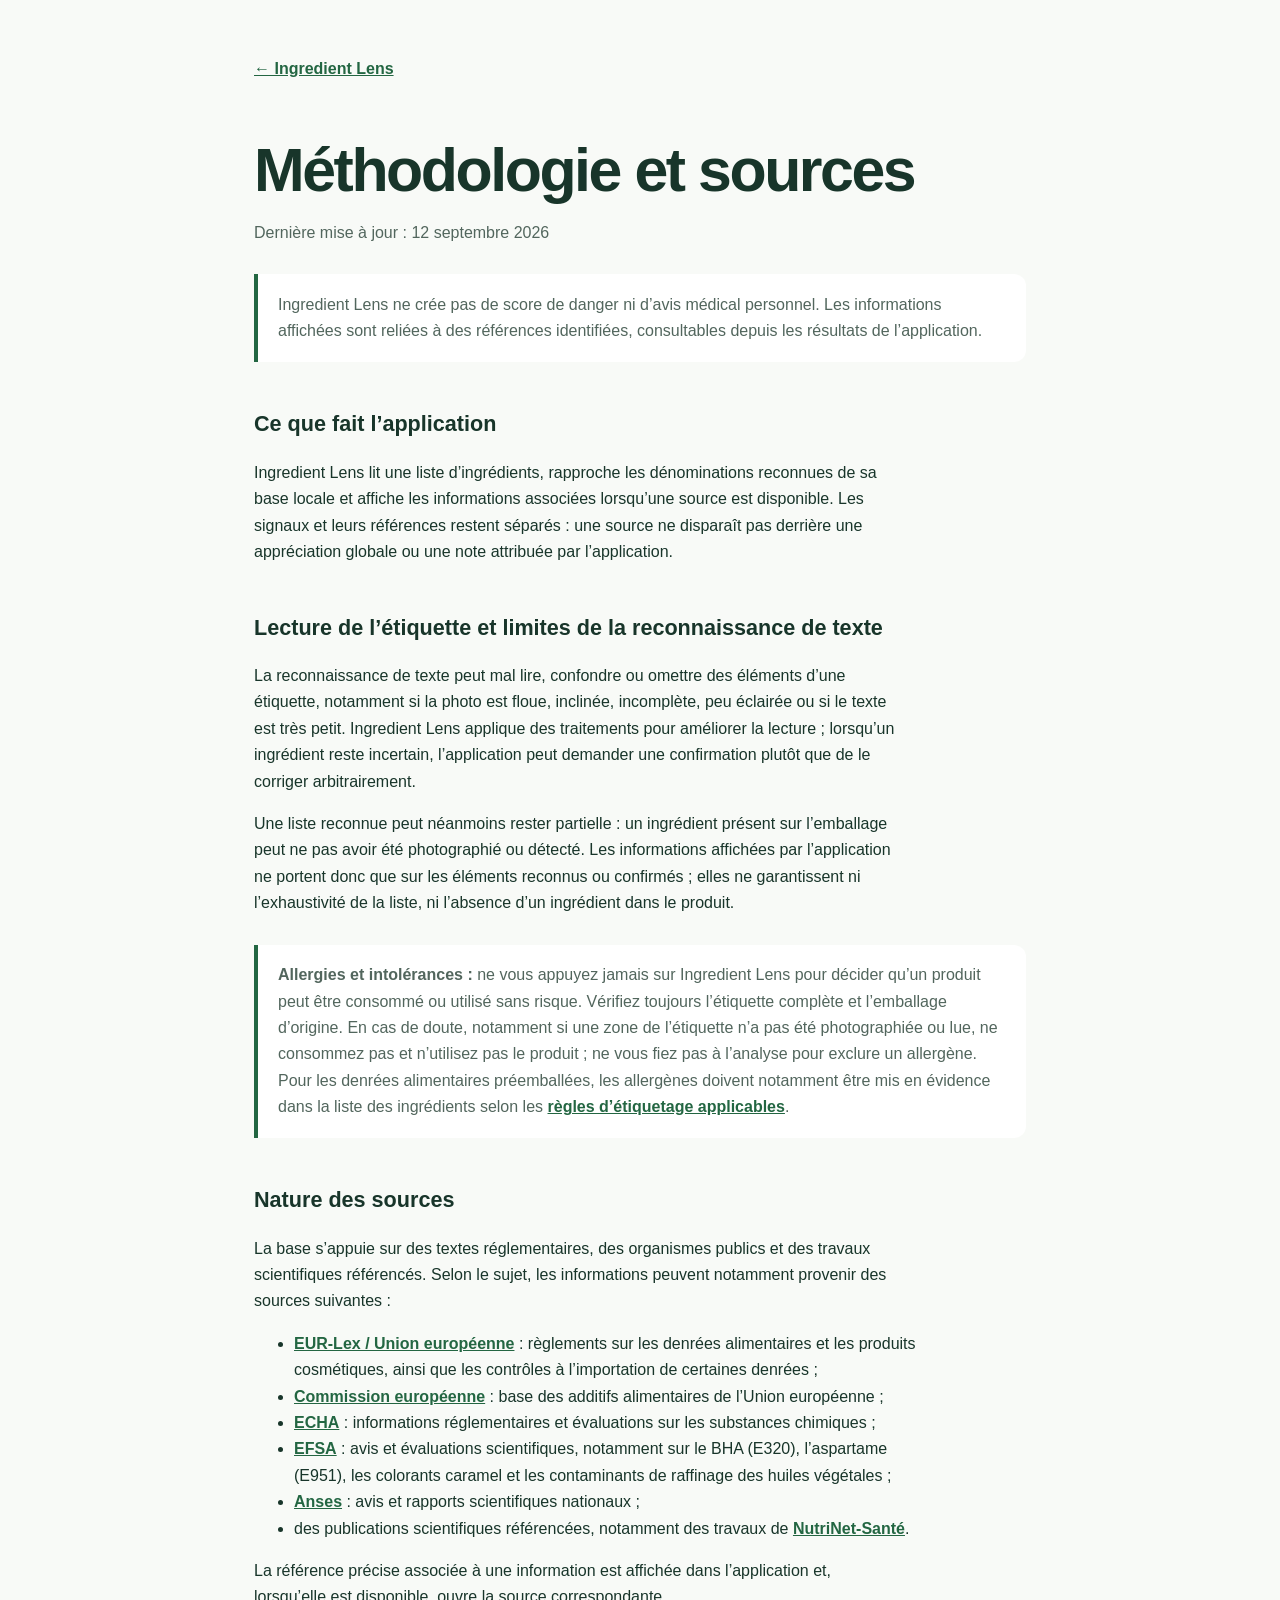
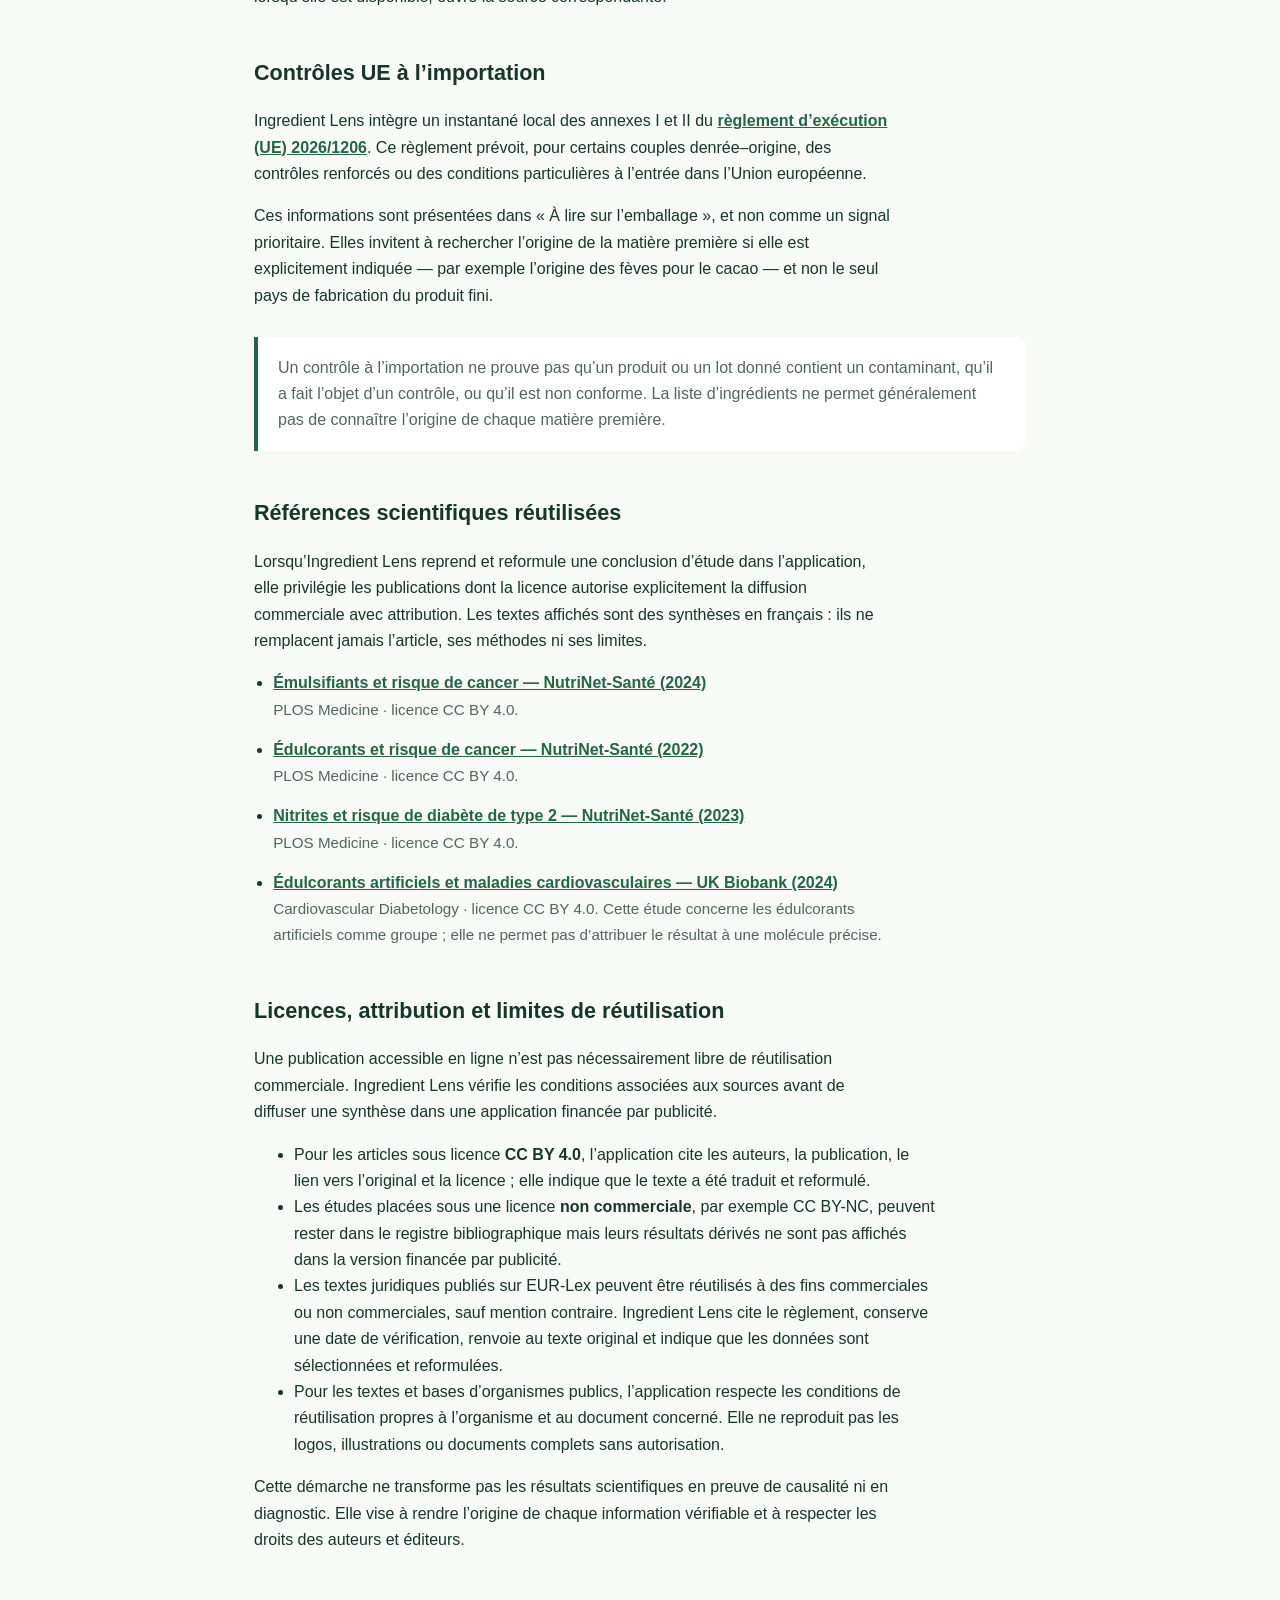
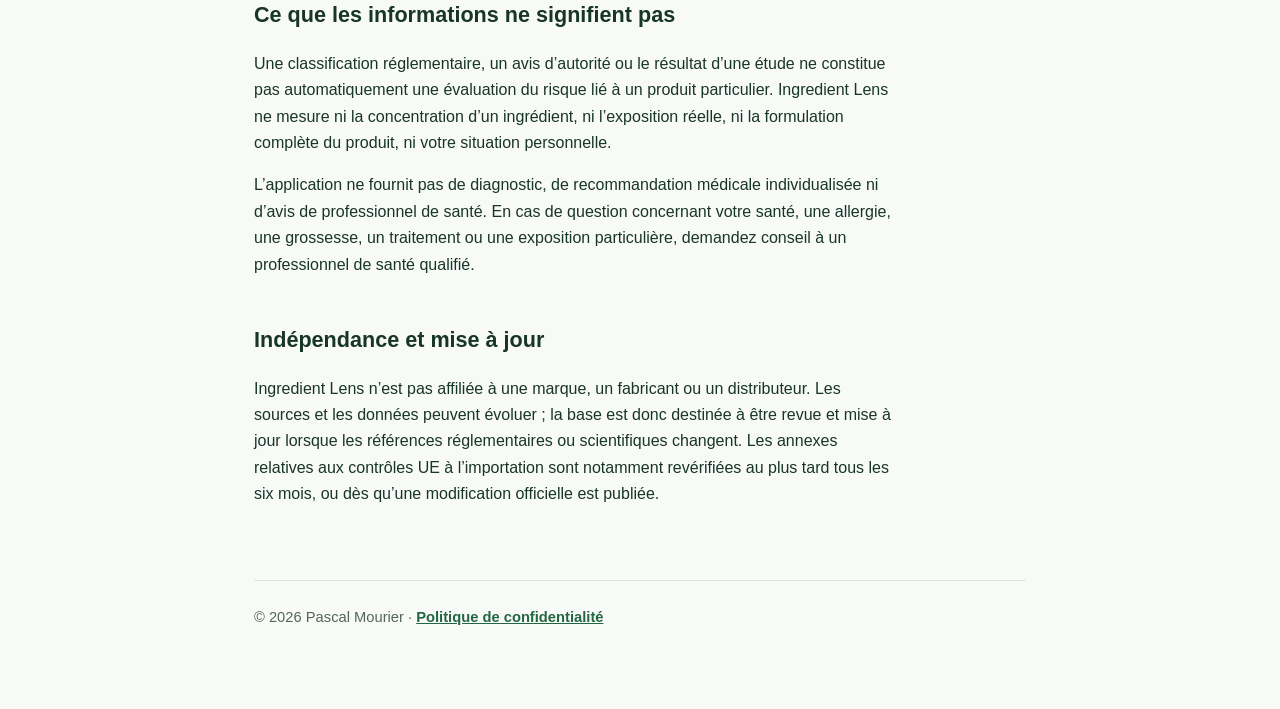
<file: methodologie.html>
<!doctype html>
<html lang="fr">
<head>
  <meta charset="utf-8">
  <meta name="viewport" content="width=device-width, initial-scale=1">
  <meta name="description" content="Méthodologie et sources utilisées par Ingredient Lens.">
  <title>Méthodologie et sources — Ingredient Lens</title>
  <style>
    :root { color-scheme: light; --ink: #18352a; --muted: #52665d; --paper: #f8faf7; --card: #fff; --line: #dbe5dc; --accent: #236642; }
    * { box-sizing: border-box; }
    body { margin: 0; font-family: -apple-system, BlinkMacSystemFont, "Segoe UI", sans-serif; color: var(--ink); background: var(--paper); line-height: 1.65; }
    main { max-width: 820px; margin: 0 auto; padding: 56px 24px 80px; }
    nav { margin-bottom: 3.5rem; }
    h1 { font-size: clamp(2.2rem, 6vw, 3.8rem); line-height: 1.08; letter-spacing: -.04em; margin: 0 0 .6rem; }
    h2 { margin-top: 2.75rem; font-size: 1.35rem; }
    p, li { max-width: 72ch; }
    a { color: var(--accent); font-weight: 650; }
    .meta, .notice { color: var(--muted); }
    .notice { margin: 1.75rem 0; padding: 1.1rem 1.25rem; border-left: 4px solid var(--accent); background: var(--card); border-radius: 0 12px 12px 0; }
    .source-list { padding-left: 1.2rem; }
    .source-list li { margin: .85rem 0; }
    .license { color: var(--muted); font-size: .95rem; }
    footer { margin-top: 4.5rem; padding-top: 1.5rem; border-top: 1px solid var(--line); color: var(--muted); font-size: .92rem; }
  </style>
</head>
<body>
  <main>
    <nav><a href="index.html">← Ingredient Lens</a></nav>
    <h1>Méthodologie et sources</h1>
    <p class="meta">Dernière mise à jour : 12 septembre 2026</p>

    <div class="notice">
      Ingredient Lens ne crée pas de score de danger ni d’avis médical personnel. Les informations affichées sont reliées à des références identifiées, consultables depuis les résultats de l’application.
    </div>

    <h2>Ce que fait l’application</h2>
    <p>Ingredient Lens lit une liste d’ingrédients, rapproche les dénominations reconnues de sa base locale et affiche les informations associées lorsqu’une source est disponible. Les signaux et leurs références restent séparés : une source ne disparaît pas derrière une appréciation globale ou une note attribuée par l’application.</p>

    <h2>Lecture de l’étiquette et limites de la reconnaissance de texte</h2>
    <p>La reconnaissance de texte peut mal lire, confondre ou omettre des éléments d’une étiquette, notamment si la photo est floue, inclinée, incomplète, peu éclairée ou si le texte est très petit. Ingredient Lens applique des traitements pour améliorer la lecture ; lorsqu’un ingrédient reste incertain, l’application peut demander une confirmation plutôt que de le corriger arbitrairement.</p>
    <p>Une liste reconnue peut néanmoins rester partielle : un ingrédient présent sur l’emballage peut ne pas avoir été photographié ou détecté. Les informations affichées par l’application ne portent donc que sur les éléments reconnus ou confirmés ; elles ne garantissent ni l’exhaustivité de la liste, ni l’absence d’un ingrédient dans le produit.</p>
    <div class="notice">
      <strong>Allergies et intolérances :</strong> ne vous appuyez jamais sur Ingredient Lens pour décider qu’un produit peut être consommé ou utilisé sans risque. Vérifiez toujours l’étiquette complète et l’emballage d’origine. En cas de doute, notamment si une zone de l’étiquette n’a pas été photographiée ou lue, ne consommez pas et n’utilisez pas le produit ; ne vous fiez pas à l’analyse pour exclure un allergène. Pour les denrées alimentaires préemballées, les allergènes doivent notamment être mis en évidence dans la liste des ingrédients selon les <a href="https://www.economie.gouv.fr/dgccrf/les-fiches-pratiques/etiquetage-des-denrees-alimentaires-les-regles-connaitre">règles d’étiquetage applicables</a>.
    </div>

    <h2>Nature des sources</h2>
    <p>La base s’appuie sur des textes réglementaires, des organismes publics et des travaux scientifiques référencés. Selon le sujet, les informations peuvent notamment provenir des sources suivantes :</p>
    <ul>
      <li><a href="https://eur-lex.europa.eu/">EUR-Lex / Union européenne</a> : règlements sur les denrées alimentaires et les produits cosmétiques, ainsi que les contrôles à l’importation de certaines denrées ;</li>
      <li><a href="https://food.ec.europa.eu/food-safety/food-improvement-agents/additives/database_en">Commission européenne</a> : base des additifs alimentaires de l’Union européenne ;</li>
      <li><a href="https://echa.europa.eu/">ECHA</a> : informations réglementaires et évaluations sur les substances chimiques ;</li>
      <li><a href="https://www.efsa.europa.eu/">EFSA</a> : avis et évaluations scientifiques, notamment sur le BHA (E320), l’aspartame (E951), les colorants caramel et les contaminants de raffinage des huiles végétales ;</li>
      <li><a href="https://www.anses.fr/">Anses</a> : avis et rapports scientifiques nationaux ;</li>
      <li>des publications scientifiques référencées, notamment des travaux de <a href="https://nutrinet-sante.fr/">NutriNet-Santé</a>.</li>
    </ul>
    <p>La référence précise associée à une information est affichée dans l’application et, lorsqu’elle est disponible, ouvre la source correspondante.</p>

    <h2>Contrôles UE à l’importation</h2>
    <p>Ingredient Lens intègre un instantané local des annexes I et II du <a href="https://eur-lex.europa.eu/legal-content/EN/TXT/PDF/?uri=OJ:L_202601206">règlement d’exécution (UE) 2026/1206</a>. Ce règlement prévoit, pour certains couples denrée–origine, des contrôles renforcés ou des conditions particulières à l’entrée dans l’Union européenne.</p>
    <p>Ces informations sont présentées dans « À lire sur l’emballage », et non comme un signal prioritaire. Elles invitent à rechercher l’origine de la matière première si elle est explicitement indiquée — par exemple l’origine des fèves pour le cacao — et non le seul pays de fabrication du produit fini.</p>
    <div class="notice">Un contrôle à l’importation ne prouve pas qu’un produit ou un lot donné contient un contaminant, qu’il a fait l’objet d’un contrôle, ou qu’il est non conforme. La liste d’ingrédients ne permet généralement pas de connaître l’origine de chaque matière première.</div>

    <h2>Références scientifiques réutilisées</h2>
    <p>Lorsqu’Ingredient Lens reprend et reformule une conclusion d’étude dans l’application, elle privilégie les publications dont la licence autorise explicitement la diffusion commerciale avec attribution. Les textes affichés sont des synthèses en français : ils ne remplacent jamais l’article, ses méthodes ni ses limites.</p>
    <ul class="source-list">
      <li><a href="https://doi.org/10.1371/journal.pmed.1004338">Émulsifiants et risque de cancer — NutriNet-Santé (2024)</a><br><span class="license">PLOS Medicine · licence CC BY 4.0.</span></li>
      <li><a href="https://doi.org/10.1371/journal.pmed.1003950">Édulcorants et risque de cancer — NutriNet-Santé (2022)</a><br><span class="license">PLOS Medicine · licence CC BY 4.0.</span></li>
      <li><a href="https://doi.org/10.1371/journal.pmed.1004149">Nitrites et risque de diabète de type 2 — NutriNet-Santé (2023)</a><br><span class="license">PLOS Medicine · licence CC BY 4.0.</span></li>
      <li><a href="https://doi.org/10.1186/s12933-024-02333-9">Édulcorants artificiels et maladies cardiovasculaires — UK Biobank (2024)</a><br><span class="license">Cardiovascular Diabetology · licence CC BY 4.0. Cette étude concerne les édulcorants artificiels comme groupe ; elle ne permet pas d’attribuer le résultat à une molécule précise.</span></li>
    </ul>

    <h2>Licences, attribution et limites de réutilisation</h2>
    <p>Une publication accessible en ligne n’est pas nécessairement libre de réutilisation commerciale. Ingredient Lens vérifie les conditions associées aux sources avant de diffuser une synthèse dans une application financée par publicité.</p>
    <ul>
      <li>Pour les articles sous licence <strong>CC BY 4.0</strong>, l’application cite les auteurs, la publication, le lien vers l’original et la licence ; elle indique que le texte a été traduit et reformulé.</li>
      <li>Les études placées sous une licence <strong>non commerciale</strong>, par exemple CC BY-NC, peuvent rester dans le registre bibliographique mais leurs résultats dérivés ne sont pas affichés dans la version financée par publicité.</li>
      <li>Les textes juridiques publiés sur EUR-Lex peuvent être réutilisés à des fins commerciales ou non commerciales, sauf mention contraire. Ingredient Lens cite le règlement, conserve une date de vérification, renvoie au texte original et indique que les données sont sélectionnées et reformulées.</li>
      <li>Pour les textes et bases d’organismes publics, l’application respecte les conditions de réutilisation propres à l’organisme et au document concerné. Elle ne reproduit pas les logos, illustrations ou documents complets sans autorisation.</li>
    </ul>
    <p>Cette démarche ne transforme pas les résultats scientifiques en preuve de causalité ni en diagnostic. Elle vise à rendre l’origine de chaque information vérifiable et à respecter les droits des auteurs et éditeurs.</p>

    <h2>Ce que les informations ne signifient pas</h2>
    <p>Une classification réglementaire, un avis d’autorité ou le résultat d’une étude ne constitue pas automatiquement une évaluation du risque lié à un produit particulier. Ingredient Lens ne mesure ni la concentration d’un ingrédient, ni l’exposition réelle, ni la formulation complète du produit, ni votre situation personnelle.</p>
    <p>L’application ne fournit pas de diagnostic, de recommandation médicale individualisée ni d’avis de professionnel de santé. En cas de question concernant votre santé, une allergie, une grossesse, un traitement ou une exposition particulière, demandez conseil à un professionnel de santé qualifié.</p>

    <h2>Indépendance et mise à jour</h2>
    <p>Ingredient Lens n’est pas affiliée à une marque, un fabricant ou un distributeur. Les sources et les données peuvent évoluer ; la base est donc destinée à être revue et mise à jour lorsque les références réglementaires ou scientifiques changent. Les annexes relatives aux contrôles UE à l’importation sont notamment revérifiées au plus tard tous les six mois, ou dès qu’une modification officielle est publiée.</p>

    <footer>© 2026 Pascal Mourier · <a href="privacy.html">Politique de confidentialité</a></footer>
  </main>
</body>
</html>
</file>
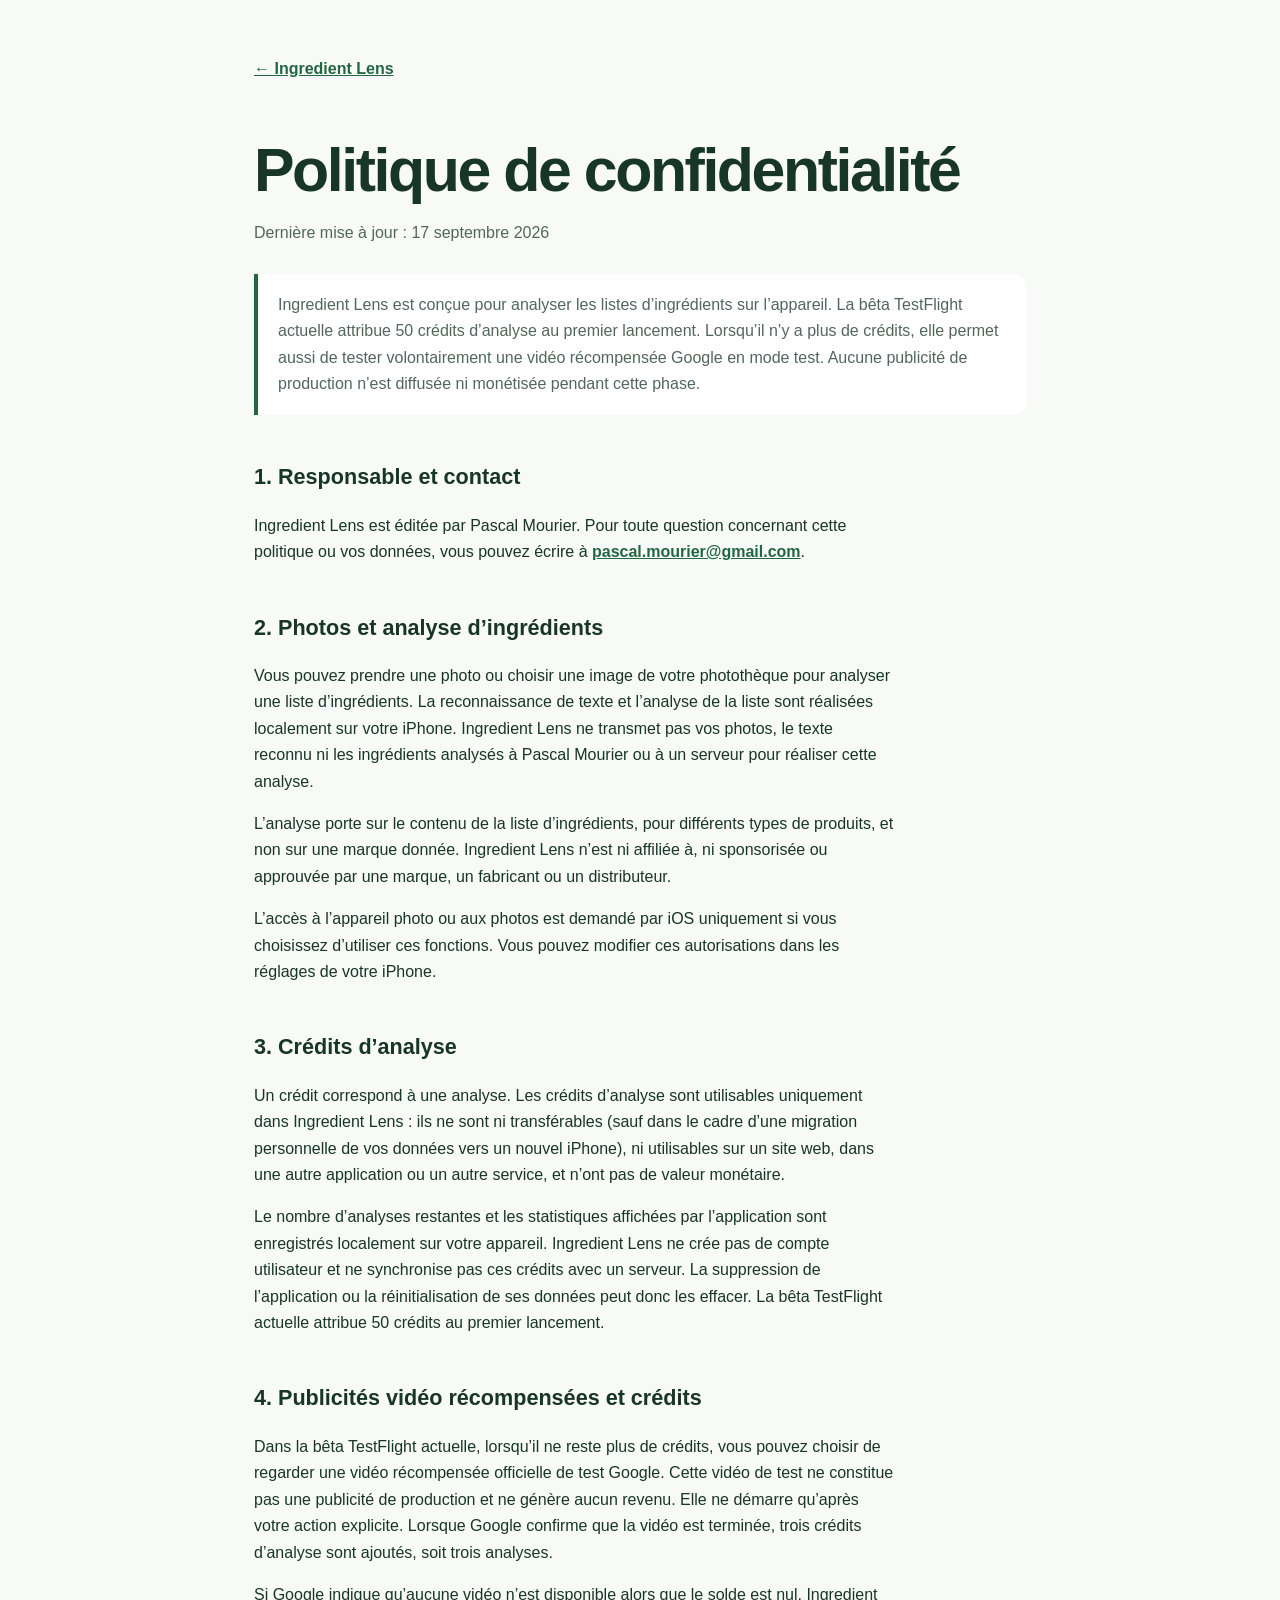
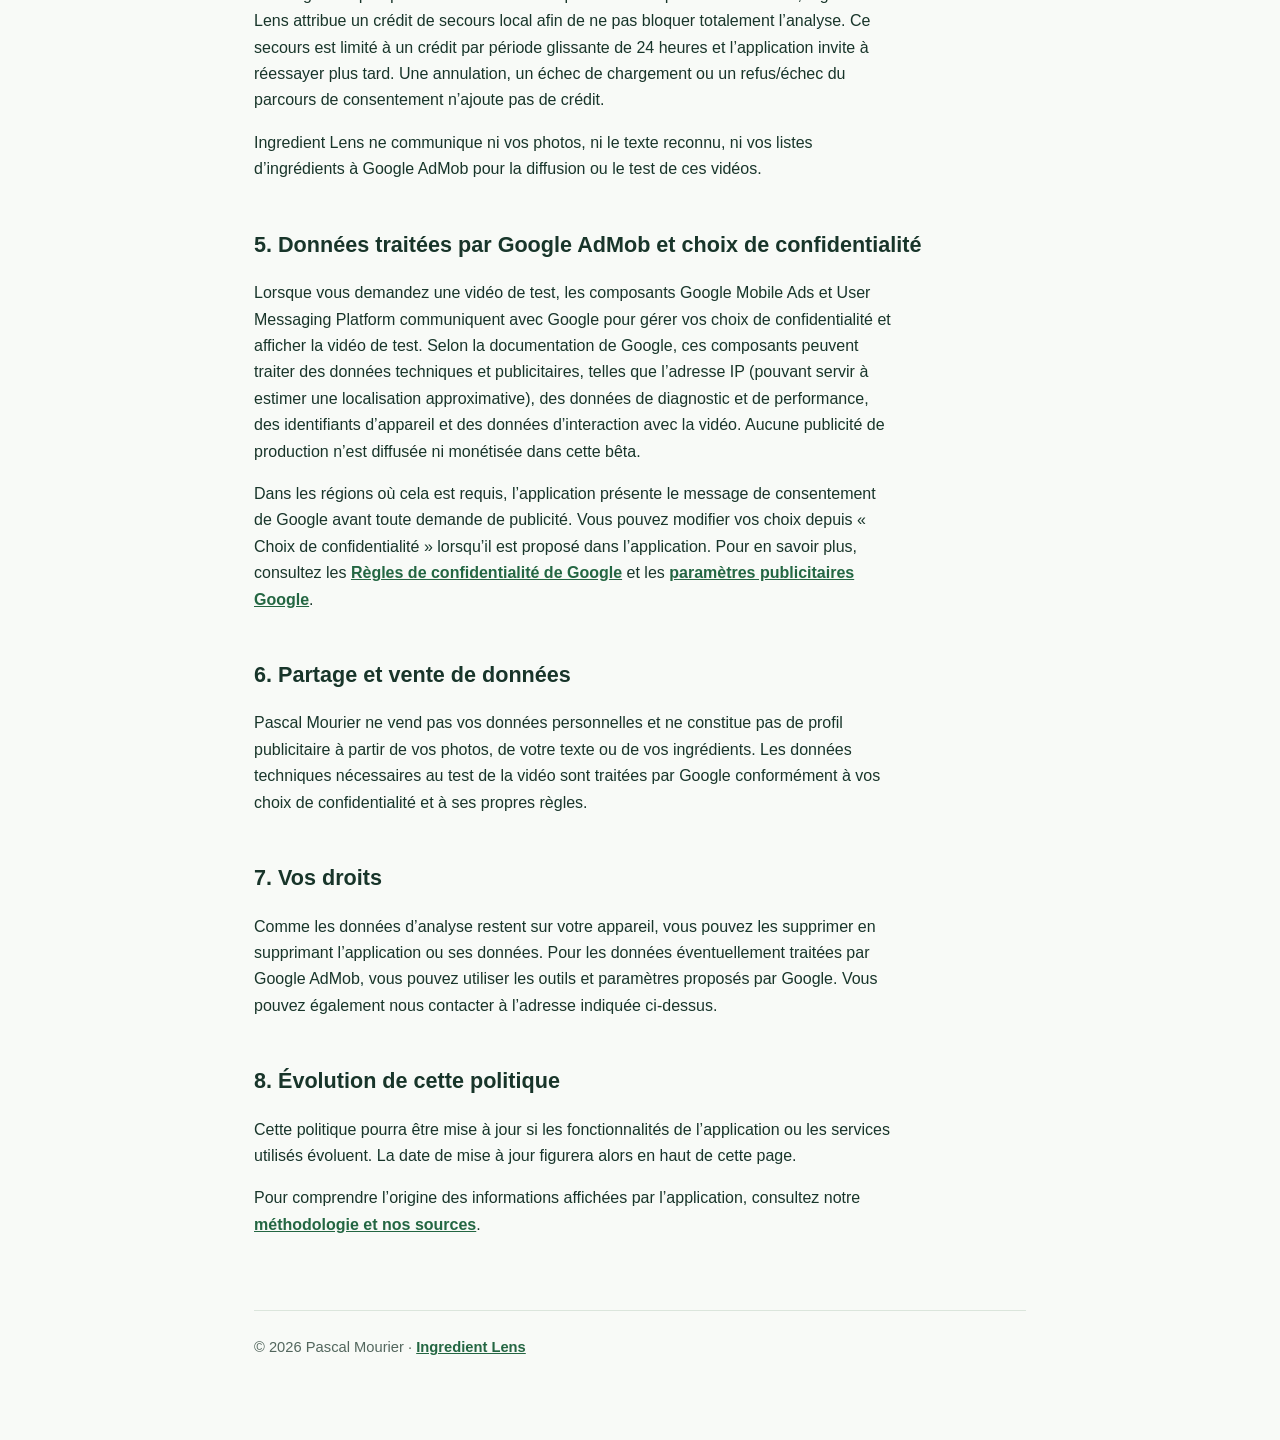
<file: privacy.html>
<!doctype html>
<html lang="fr">
<head>
  <meta charset="utf-8">
  <meta name="viewport" content="width=device-width, initial-scale=1">
  <meta name="description" content="Politique de confidentialité de l’application Ingredient Lens.">
  <title>Politique de confidentialité — Ingredient Lens</title>
  <style>
    :root { color-scheme: light; --ink: #18352a; --muted: #52665d; --paper: #f8faf7; --card: #fff; --line: #dbe5dc; --accent: #236642; }
    * { box-sizing: border-box; }
    body { margin: 0; font-family: -apple-system, BlinkMacSystemFont, "Segoe UI", sans-serif; color: var(--ink); background: var(--paper); line-height: 1.65; }
    main { max-width: 820px; margin: 0 auto; padding: 56px 24px 80px; }
    nav { margin-bottom: 3.5rem; }
    h1 { font-size: clamp(2.2rem, 6vw, 3.8rem); line-height: 1.08; letter-spacing: -.04em; margin: 0 0 .6rem; }
    h2 { margin-top: 2.75rem; font-size: 1.35rem; }
    p, li { max-width: 72ch; }
    a { color: var(--accent); font-weight: 650; }
    .meta, .notice { color: var(--muted); }
    .notice { margin: 1.75rem 0; padding: 1.1rem 1.25rem; border-left: 4px solid var(--accent); background: var(--card); border-radius: 0 12px 12px 0; }
    footer { margin-top: 4.5rem; padding-top: 1.5rem; border-top: 1px solid var(--line); color: var(--muted); font-size: .92rem; }
  </style>
</head>
<body>
  <main>
    <nav><a href="index.html">← Ingredient Lens</a></nav>
    <h1>Politique de confidentialité</h1>
    <p class="meta">Dernière mise à jour : 17 septembre 2026</p>

    <div class="notice">
      Ingredient Lens est conçue pour analyser les listes d’ingrédients sur l’appareil. La bêta TestFlight actuelle attribue 50 crédits d’analyse au premier lancement. Lorsqu’il n’y a plus de crédits, elle permet aussi de tester volontairement une vidéo récompensée Google en mode test. Aucune publicité de production n’est diffusée ni monétisée pendant cette phase.
    </div>

    <h2>1. Responsable et contact</h2>
    <p>Ingredient Lens est éditée par Pascal Mourier. Pour toute question concernant cette politique ou vos données, vous pouvez écrire à <a href="mailto:pascal.mourier@gmail.com">pascal.mourier@gmail.com</a>.</p>

    <h2>2. Photos et analyse d’ingrédients</h2>
    <p>Vous pouvez prendre une photo ou choisir une image de votre photothèque pour analyser une liste d’ingrédients. La reconnaissance de texte et l’analyse de la liste sont réalisées localement sur votre iPhone. Ingredient Lens ne transmet pas vos photos, le texte reconnu ni les ingrédients analysés à Pascal Mourier ou à un serveur pour réaliser cette analyse.</p>
    <p>L’analyse porte sur le contenu de la liste d’ingrédients, pour différents types de produits, et non sur une marque donnée. Ingredient Lens n’est ni affiliée à, ni sponsorisée ou approuvée par une marque, un fabricant ou un distributeur.</p>
    <p>L’accès à l’appareil photo ou aux photos est demandé par iOS uniquement si vous choisissez d’utiliser ces fonctions. Vous pouvez modifier ces autorisations dans les réglages de votre iPhone.</p>

    <h2>3. Crédits d’analyse</h2>
    <p>Un crédit correspond à une analyse. Les crédits d’analyse sont utilisables uniquement dans Ingredient Lens&nbsp;: ils ne sont ni transférables (sauf dans le cadre d’une migration personnelle de vos données vers un nouvel iPhone), ni utilisables sur un site web, dans une autre application ou un autre service, et n’ont pas de valeur monétaire.</p>
    <p>Le nombre d’analyses restantes et les statistiques affichées par l’application sont enregistrés localement sur votre appareil. Ingredient Lens ne crée pas de compte utilisateur et ne synchronise pas ces crédits avec un serveur. La suppression de l’application ou la réinitialisation de ses données peut donc les effacer. La bêta TestFlight actuelle attribue 50 crédits au premier lancement.</p>

    <h2>4. Publicités vidéo récompensées et crédits</h2>
    <p>Dans la bêta TestFlight actuelle, lorsqu’il ne reste plus de crédits, vous pouvez choisir de regarder une vidéo récompensée officielle de test Google. Cette vidéo de test ne constitue pas une publicité de production et ne génère aucun revenu. Elle ne démarre qu’après votre action explicite. Lorsque Google confirme que la vidéo est terminée, trois crédits d’analyse sont ajoutés, soit trois analyses.</p>
    <p>Si Google indique qu’aucune vidéo n’est disponible alors que le solde est nul, Ingredient Lens attribue un crédit de secours local afin de ne pas bloquer totalement l’analyse. Ce secours est limité à un crédit par période glissante de 24 heures et l’application invite à réessayer plus tard. Une annulation, un échec de chargement ou un refus/échec du parcours de consentement n’ajoute pas de crédit.</p>
    <p>Ingredient Lens ne communique ni vos photos, ni le texte reconnu, ni vos listes d’ingrédients à Google AdMob pour la diffusion ou le test de ces vidéos.</p>

    <h2>5. Données traitées par Google AdMob et choix de confidentialité</h2>
    <p>Lorsque vous demandez une vidéo de test, les composants Google Mobile Ads et User Messaging Platform communiquent avec Google pour gérer vos choix de confidentialité et afficher la vidéo de test. Selon la documentation de Google, ces composants peuvent traiter des données techniques et publicitaires, telles que l’adresse IP (pouvant servir à estimer une localisation approximative), des données de diagnostic et de performance, des identifiants d’appareil et des données d’interaction avec la vidéo. Aucune publicité de production n’est diffusée ni monétisée dans cette bêta.</p>
    <p>Dans les régions où cela est requis, l’application présente le message de consentement de Google avant toute demande de publicité. Vous pouvez modifier vos choix depuis « Choix de confidentialité » lorsqu’il est proposé dans l’application. Pour en savoir plus, consultez les <a href="https://policies.google.com/privacy?hl=fr">Règles de confidentialité de Google</a> et les <a href="https://myadcenter.google.com/">paramètres publicitaires Google</a>.</p>

    <h2>6. Partage et vente de données</h2>
    <p>Pascal Mourier ne vend pas vos données personnelles et ne constitue pas de profil publicitaire à partir de vos photos, de votre texte ou de vos ingrédients. Les données techniques nécessaires au test de la vidéo sont traitées par Google conformément à vos choix de confidentialité et à ses propres règles.</p>

    <h2>7. Vos droits</h2>
    <p>Comme les données d’analyse restent sur votre appareil, vous pouvez les supprimer en supprimant l’application ou ses données. Pour les données éventuellement traitées par Google AdMob, vous pouvez utiliser les outils et paramètres proposés par Google. Vous pouvez également nous contacter à l’adresse indiquée ci-dessus.</p>

    <h2>8. Évolution de cette politique</h2>
    <p>Cette politique pourra être mise à jour si les fonctionnalités de l’application ou les services utilisés évoluent. La date de mise à jour figurera alors en haut de cette page.</p>

    <p>Pour comprendre l’origine des informations affichées par l’application, consultez notre <a href="methodologie.html">méthodologie et nos sources</a>.</p>

    <footer>© 2026 Pascal Mourier · <a href="index.html">Ingredient Lens</a></footer>
  </main>
</body>
</html>
</file>
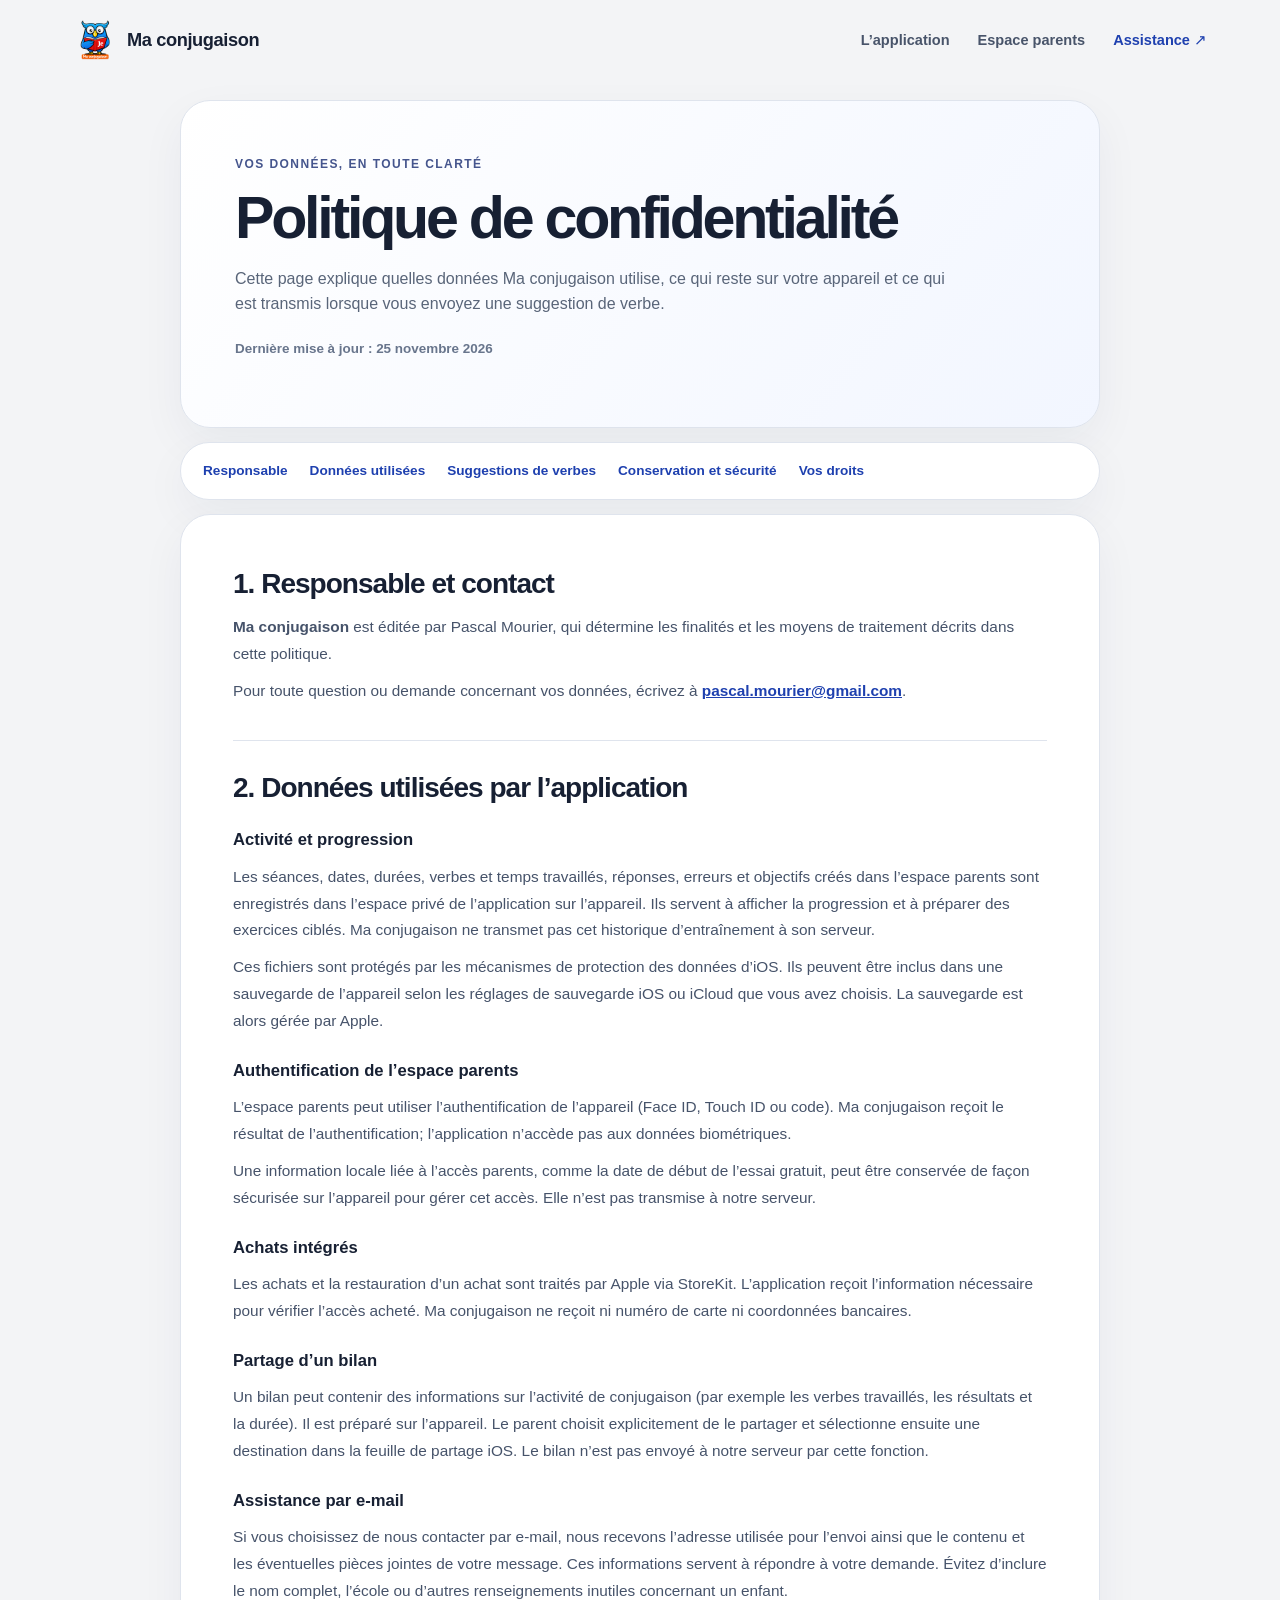
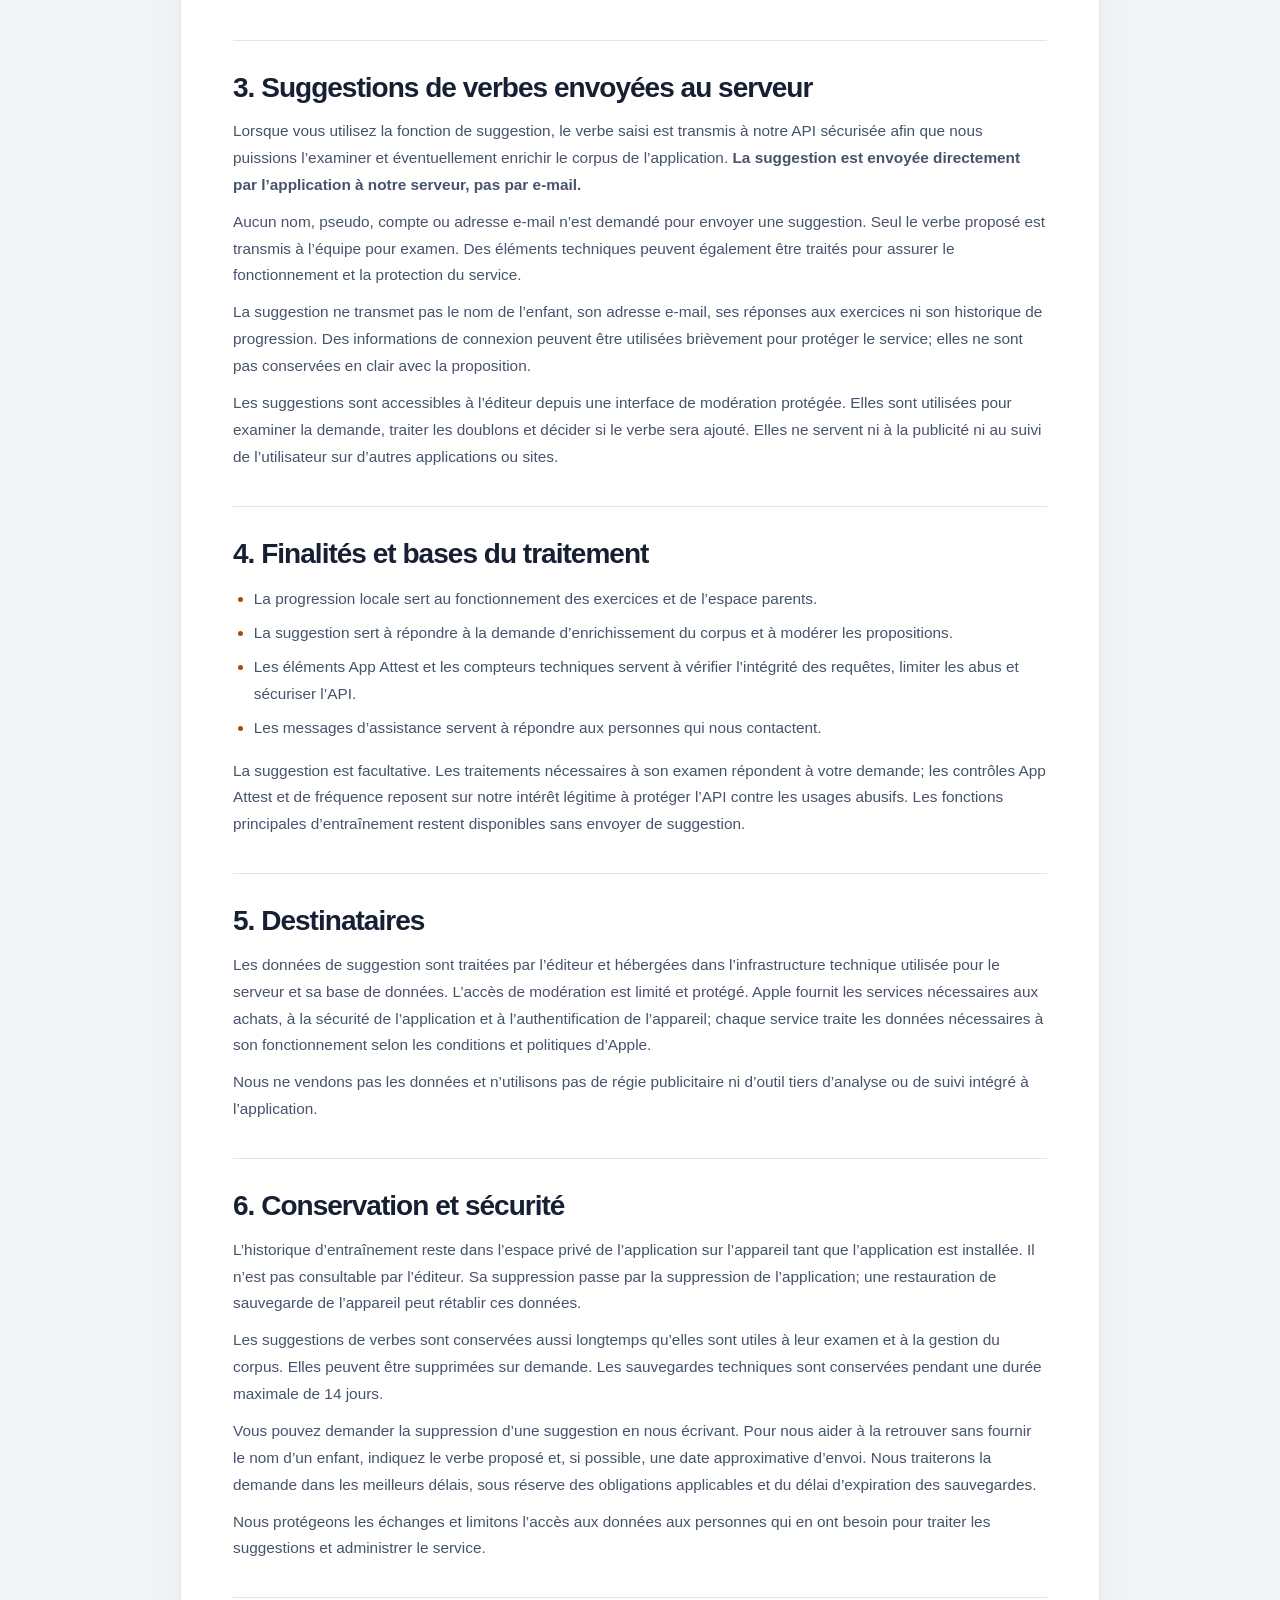
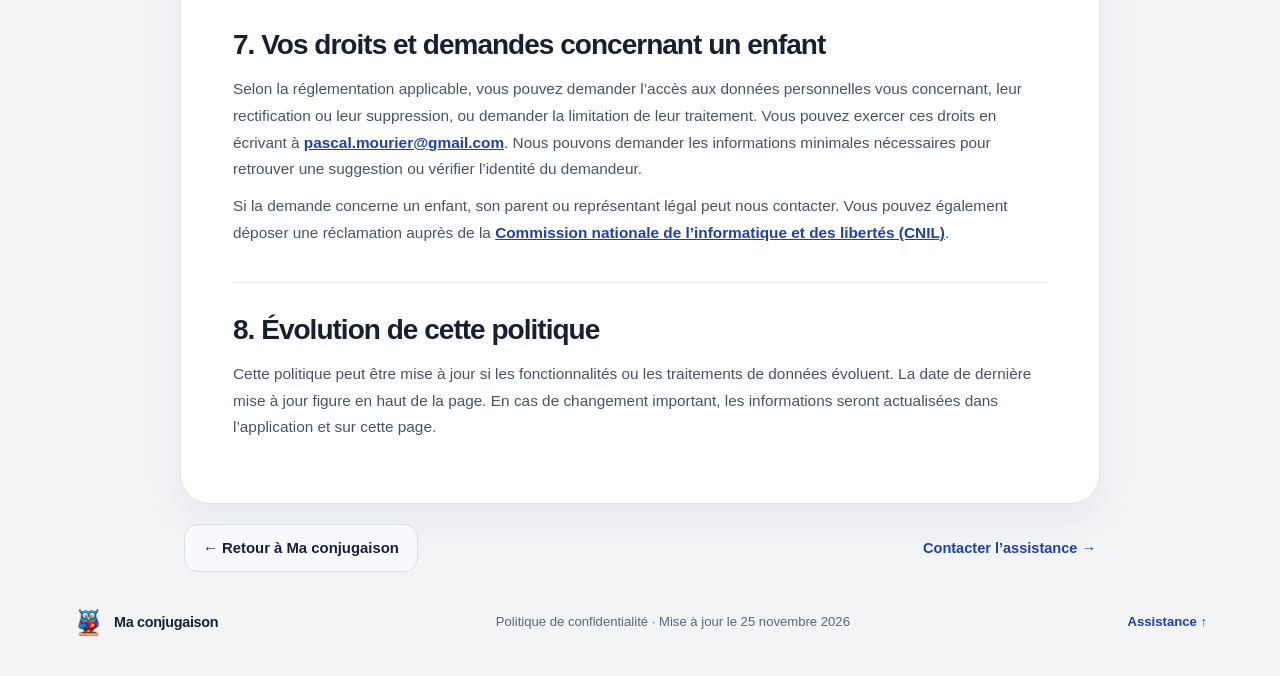
<file: maconjugaison/confidentialite.html>
<!doctype html>
<html lang="fr">
<head>
  <meta charset="utf-8">
  <meta name="viewport" content="width=device-width, initial-scale=1">
  <meta name="theme-color" content="#f3f4f6">
  <meta name="description" content="Politique de confidentialité de Ma conjugaison : données conservées sur l’appareil, suggestions de verbes, espace parents et droits des utilisateurs.">
  <link rel="canonical" href="https://pascalmourier.github.io/maconjugaison/confidentialite.html">
  <link rel="icon" href="assets/logo.png">
  <link rel="stylesheet" href="site.css">
  <title>Confidentialité — Ma conjugaison</title>
</head>
<body>
  <div class="shell">
    <header class="site-header">
      <a class="brand" href="./" aria-label="Ma conjugaison, accueil"><img src="assets/logo.png" alt=""><span>Ma conjugaison</span></a>
      <nav aria-label="Navigation principale"><a href="./#apprendre">L’application</a><a href="./#parents">Espace parents</a><a class="nav-help" href="./#assistance">Assistance <span aria-hidden="true">↗</span></a></nav>
    </header>

    <main class="legal-page">
      <section class="legal-hero panel">
        <p class="eyebrow">Vos données, en toute clarté</p>
        <h1>Politique de confidentialité</h1>
        <p>Cette page explique quelles données Ma conjugaison utilise, ce qui reste sur votre appareil et ce qui est transmis lorsque vous envoyez une suggestion de verbe.</p>
        <p class="legal-date">Dernière mise à jour : 25 novembre 2026</p>
      </section>

      <nav class="legal-toc panel" aria-label="Sommaire de la politique">
        <a href="#responsable">Responsable</a><a href="#donnees">Données utilisées</a><a href="#serveur">Suggestions de verbes</a><a href="#conservation">Conservation et sécurité</a><a href="#droits">Vos droits</a>
      </nav>

      <article class="legal-content panel">
        <section id="responsable">
          <h2>1. Responsable et contact</h2>
          <p><strong>Ma conjugaison</strong> est éditée par Pascal Mourier, qui détermine les finalités et les moyens de traitement décrits dans cette politique.</p>
          <p>Pour toute question ou demande concernant vos données, écrivez à <a href="mailto:pascal.mourier@gmail.com?subject=Confidentialit%C3%A9%20%E2%80%94%20Ma%20conjugaison">pascal.mourier@gmail.com</a>.</p>
        </section>

        <section id="donnees">
          <h2>2. Données utilisées par l’application</h2>
          <h3>Activité et progression</h3>
          <p>Les séances, dates, durées, verbes et temps travaillés, réponses, erreurs et objectifs créés dans l’espace parents sont enregistrés dans l’espace privé de l’application sur l’appareil. Ils servent à afficher la progression et à préparer des exercices ciblés. Ma conjugaison ne transmet pas cet historique d’entraînement à son serveur.</p>
          <p>Ces fichiers sont protégés par les mécanismes de protection des données d’iOS. Ils peuvent être inclus dans une sauvegarde de l’appareil selon les réglages de sauvegarde iOS ou iCloud que vous avez choisis. La sauvegarde est alors gérée par Apple.</p>

          <h3>Authentification de l’espace parents</h3>
          <p>L’espace parents peut utiliser l’authentification de l’appareil (Face ID, Touch ID ou code). Ma conjugaison reçoit le résultat de l’authentification; l’application n’accède pas aux données biométriques.</p>
          <p>Une information locale liée à l’accès parents, comme la date de début de l’essai gratuit, peut être conservée de façon sécurisée sur l’appareil pour gérer cet accès. Elle n’est pas transmise à notre serveur.</p>

          <h3>Achats intégrés</h3>
          <p>Les achats et la restauration d’un achat sont traités par Apple via StoreKit. L’application reçoit l’information nécessaire pour vérifier l’accès acheté. Ma conjugaison ne reçoit ni numéro de carte ni coordonnées bancaires.</p>

          <h3>Partage d’un bilan</h3>
          <p>Un bilan peut contenir des informations sur l’activité de conjugaison (par exemple les verbes travaillés, les résultats et la durée). Il est préparé sur l’appareil. Le parent choisit explicitement de le partager et sélectionne ensuite une destination dans la feuille de partage iOS. Le bilan n’est pas envoyé à notre serveur par cette fonction.</p>

          <h3>Assistance par e-mail</h3>
          <p>Si vous choisissez de nous contacter par e-mail, nous recevons l’adresse utilisée pour l’envoi ainsi que le contenu et les éventuelles pièces jointes de votre message. Ces informations servent à répondre à votre demande. Évitez d’inclure le nom complet, l’école ou d’autres renseignements inutiles concernant un enfant.</p>
        </section>

        <section id="serveur">
          <h2>3. Suggestions de verbes envoyées au serveur</h2>
          <p>Lorsque vous utilisez la fonction de suggestion, le verbe saisi est transmis à notre API sécurisée afin que nous puissions l’examiner et éventuellement enrichir le corpus de l’application. <strong>La suggestion est envoyée directement par l’application à notre serveur, pas par e-mail.</strong></p>
          <p>Aucun nom, pseudo, compte ou adresse e-mail n’est demandé pour envoyer une suggestion. Seul le verbe proposé est transmis à l’équipe pour examen. Des éléments techniques peuvent également être traités pour assurer le fonctionnement et la protection du service.</p>
          <p>La suggestion ne transmet pas le nom de l’enfant, son adresse e-mail, ses réponses aux exercices ni son historique de progression. Des informations de connexion peuvent être utilisées brièvement pour protéger le service; elles ne sont pas conservées en clair avec la proposition.</p>
          <p>Les suggestions sont accessibles à l’éditeur depuis une interface de modération protégée. Elles sont utilisées pour examiner la demande, traiter les doublons et décider si le verbe sera ajouté. Elles ne servent ni à la publicité ni au suivi de l’utilisateur sur d’autres applications ou sites.</p>
        </section>

        <section id="finalites">
          <h2>4. Finalités et bases du traitement</h2>
          <ul>
            <li>La progression locale sert au fonctionnement des exercices et de l’espace parents.</li>
            <li>La suggestion sert à répondre à la demande d’enrichissement du corpus et à modérer les propositions.</li>
            <li>Les éléments App Attest et les compteurs techniques servent à vérifier l’intégrité des requêtes, limiter les abus et sécuriser l’API.</li>
            <li>Les messages d’assistance servent à répondre aux personnes qui nous contactent.</li>
          </ul>
          <p>La suggestion est facultative. Les traitements nécessaires à son examen répondent à votre demande; les contrôles App Attest et de fréquence reposent sur notre intérêt légitime à protéger l’API contre les usages abusifs. Les fonctions principales d’entraînement restent disponibles sans envoyer de suggestion.</p>
        </section>

        <section id="destinataires">
          <h2>5. Destinataires</h2>
          <p>Les données de suggestion sont traitées par l’éditeur et hébergées dans l’infrastructure technique utilisée pour le serveur et sa base de données. L’accès de modération est limité et protégé. Apple fournit les services nécessaires aux achats, à la sécurité de l’application et à l’authentification de l’appareil; chaque service traite les données nécessaires à son fonctionnement selon les conditions et politiques d’Apple.</p>
          <p>Nous ne vendons pas les données et n’utilisons pas de régie publicitaire ni d’outil tiers d’analyse ou de suivi intégré à l’application.</p>
        </section>

        <section id="conservation">
          <h2>6. Conservation et sécurité</h2>
          <p>L’historique d’entraînement reste dans l’espace privé de l’application sur l’appareil tant que l’application est installée. Il n’est pas consultable par l’éditeur. Sa suppression passe par la suppression de l’application; une restauration de sauvegarde de l’appareil peut rétablir ces données.</p>
          <p>Les suggestions de verbes sont conservées aussi longtemps qu’elles sont utiles à leur examen et à la gestion du corpus. Elles peuvent être supprimées sur demande. Les sauvegardes techniques sont conservées pendant une durée maximale de 14 jours.</p>
          <p>Vous pouvez demander la suppression d’une suggestion en nous écrivant. Pour nous aider à la retrouver sans fournir le nom d’un enfant, indiquez le verbe proposé et, si possible, une date approximative d’envoi. Nous traiterons la demande dans les meilleurs délais, sous réserve des obligations applicables et du délai d’expiration des sauvegardes.</p>
          <p>Nous protégeons les échanges et limitons l’accès aux données aux personnes qui en ont besoin pour traiter les suggestions et administrer le service.</p>
        </section>

        <section id="droits">
          <h2>7. Vos droits et demandes concernant un enfant</h2>
          <p>Selon la réglementation applicable, vous pouvez demander l’accès aux données personnelles vous concernant, leur rectification ou leur suppression, ou demander la limitation de leur traitement. Vous pouvez exercer ces droits en écrivant à <a href="mailto:pascal.mourier@gmail.com?subject=Droits%20sur%20les%20donn%C3%A9es%20%E2%80%94%20Ma%20conjugaison">pascal.mourier@gmail.com</a>. Nous pouvons demander les informations minimales nécessaires pour retrouver une suggestion ou vérifier l’identité du demandeur.</p>
          <p>Si la demande concerne un enfant, son parent ou représentant légal peut nous contacter. Vous pouvez également déposer une réclamation auprès de la <a href="https://www.cnil.fr/" rel="noopener">Commission nationale de l’informatique et des libertés (CNIL)</a>.</p>
        </section>

        <section id="evolution">
          <h2>8. Évolution de cette politique</h2>
          <p>Cette politique peut être mise à jour si les fonctionnalités ou les traitements de données évoluent. La date de dernière mise à jour figure en haut de la page. En cas de changement important, les informations seront actualisées dans l’application et sur cette page.</p>
        </section>
      </article>

      <div class="legal-back"><a class="button secondary" href="./">← Retour à Ma conjugaison</a><a class="text-link" href="./#assistance">Contacter l’assistance <span aria-hidden="true">→</span></a></div>
    </main>
    <footer class="footer"><a class="footer-brand" href="./"><img src="assets/logo.png" alt=""><span>Ma conjugaison</span></a><span>Politique de confidentialité · Mise à jour le 25 novembre 2026</span><a href="./#assistance">Assistance <span aria-hidden="true">↑</span></a></footer>
  </div>
</body>
</html>
</file>
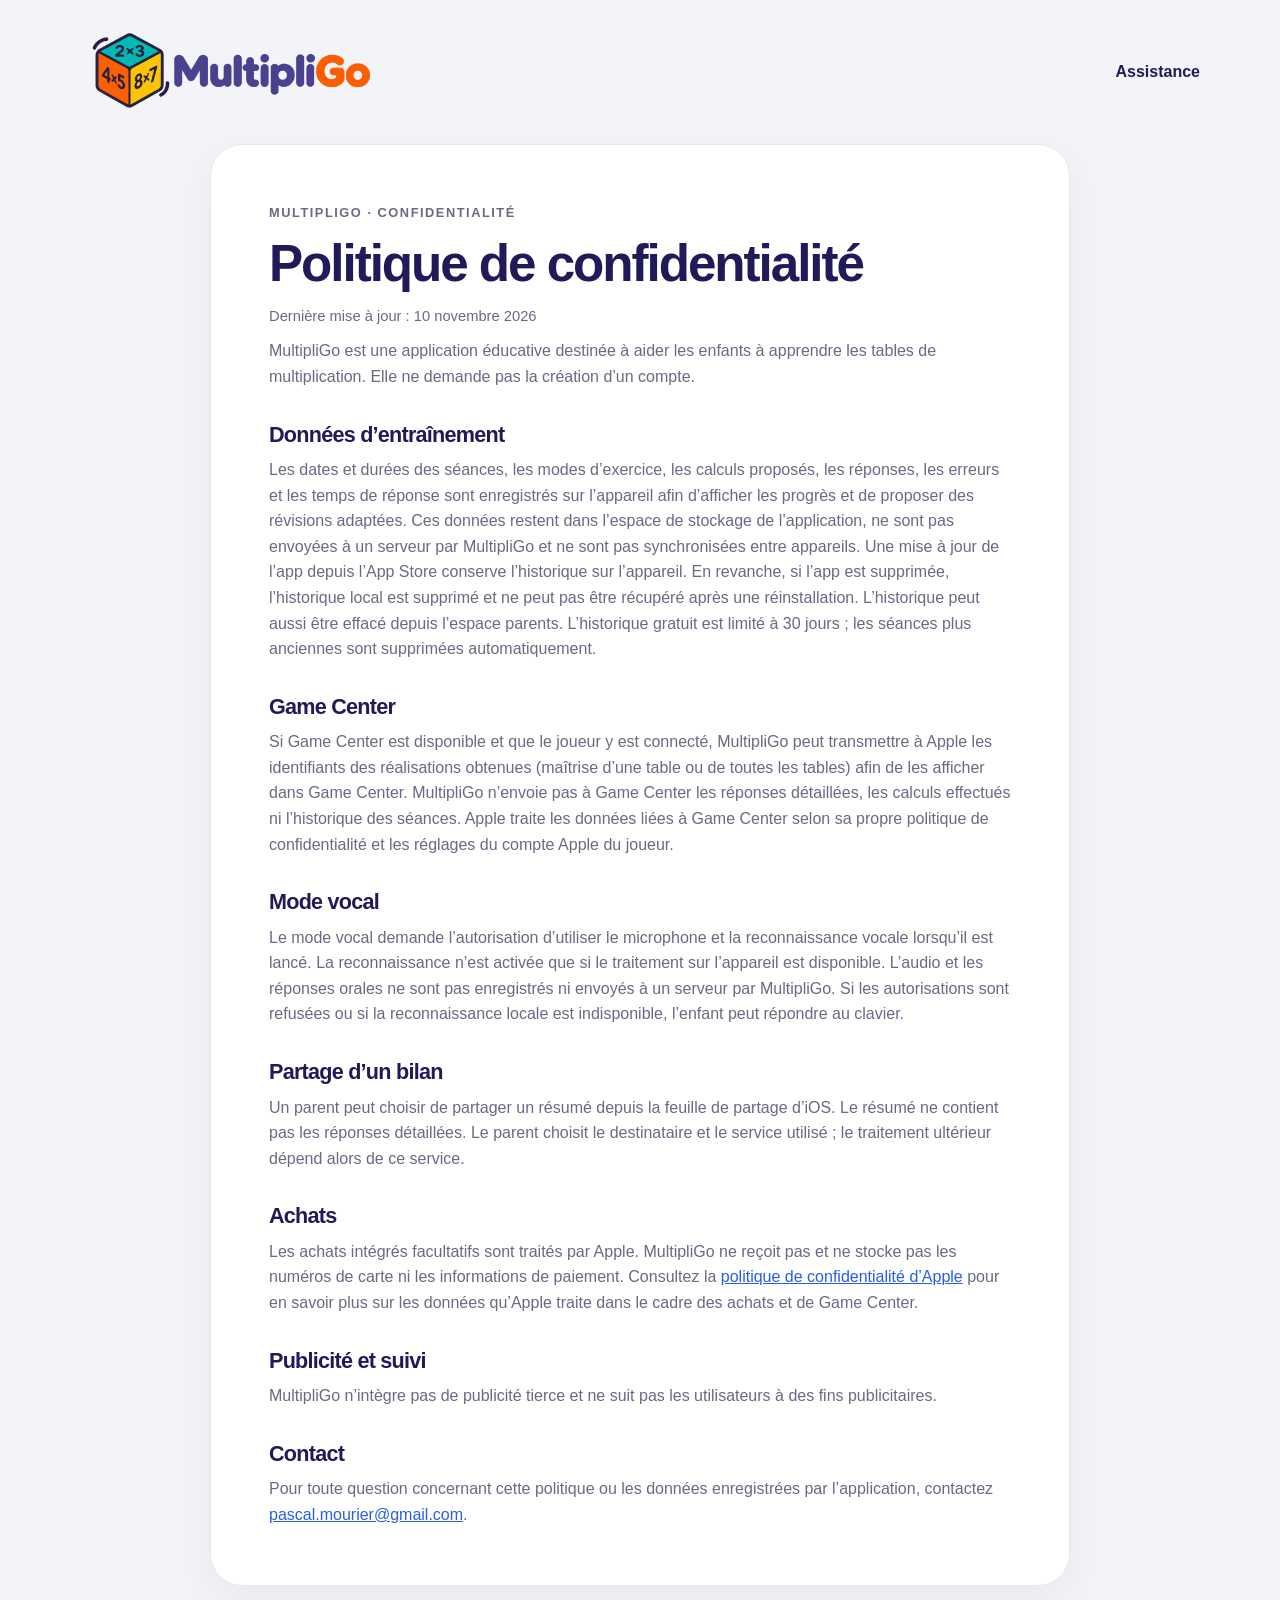
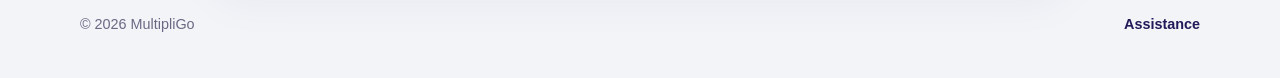
<file: MultipliGo/confidentialite.html>
<!doctype html>
<html lang="fr">
<head>
  <meta charset="utf-8">
  <meta name="viewport" content="width=device-width, initial-scale=1">
  <meta name="theme-color" content="#f3f4f8">
  <meta name="description" content="Politique de confidentialité de l’application MultipliGo pour iPhone et iPad.">
  <title>Confidentialité — MultipliGo</title>
  <link rel="stylesheet" href="site.css">
  <style>
    .privacy { max-width: 860px; margin: 0 auto; padding: clamp(28px, 5vw, 58px); }
    .privacy h1 { margin: 0; font-size: clamp(2rem, 4vw, 3.2rem); line-height: 1.12; letter-spacing: -.04em; }
    .privacy h2 { margin-top: 32px; font-size: 1.35rem; }
    .privacy p { color: var(--muted); }
    .privacy .updated { margin-top: 12px; font-size: .92rem; }
  </style>
</head>
<body>
  <div class="shell">
    <header class="site-header">
      <a class="brand" href="./" aria-label="MultipliGo, accueil"><img src="assets/MultipliGoWordmark.png" alt="MultipliGo"></a>
      <a class="header-link" href="support.html">Assistance</a>
    </header>

    <main class="privacy panel">
      <p class="eyebrow">MultipliGo · Confidentialité</p>
      <h1>Politique de confidentialité</h1>
      <p class="updated">Dernière mise à jour : 10 novembre 2026</p>
      <p>MultipliGo est une application éducative destinée à aider les enfants à apprendre les tables de multiplication. Elle ne demande pas la création d’un compte.</p>

      <h2>Données d’entraînement</h2>
      <p>Les dates et durées des séances, les modes d’exercice, les calculs proposés, les réponses, les erreurs et les temps de réponse sont enregistrés sur l’appareil afin d’afficher les progrès et de proposer des révisions adaptées. Ces données restent dans l’espace de stockage de l’application, ne sont pas envoyées à un serveur par MultipliGo et ne sont pas synchronisées entre appareils. Une mise à jour de l’app depuis l’App Store conserve l’historique sur l’appareil. En revanche, si l’app est supprimée, l’historique local est supprimé et ne peut pas être récupéré après une réinstallation. L’historique peut aussi être effacé depuis l’espace parents. L’historique gratuit est limité à 30 jours ; les séances plus anciennes sont supprimées automatiquement.</p>

      <h2>Game Center</h2>
      <p>Si Game Center est disponible et que le joueur y est connecté, MultipliGo peut transmettre à Apple les identifiants des réalisations obtenues (maîtrise d’une table ou de toutes les tables) afin de les afficher dans Game Center. MultipliGo n’envoie pas à Game Center les réponses détaillées, les calculs effectués ni l’historique des séances. Apple traite les données liées à Game Center selon sa propre politique de confidentialité et les réglages du compte Apple du joueur.</p>

      <h2>Mode vocal</h2>
      <p>Le mode vocal demande l’autorisation d’utiliser le microphone et la reconnaissance vocale lorsqu’il est lancé. La reconnaissance n’est activée que si le traitement sur l’appareil est disponible. L’audio et les réponses orales ne sont pas enregistrés ni envoyés à un serveur par MultipliGo. Si les autorisations sont refusées ou si la reconnaissance locale est indisponible, l’enfant peut répondre au clavier.</p>

      <h2>Partage d’un bilan</h2>
      <p>Un parent peut choisir de partager un résumé depuis la feuille de partage d’iOS. Le résumé ne contient pas les réponses détaillées. Le parent choisit le destinataire et le service utilisé ; le traitement ultérieur dépend alors de ce service.</p>

      <h2>Achats</h2>
      <p>Les achats intégrés facultatifs sont traités par Apple. MultipliGo ne reçoit pas et ne stocke pas les numéros de carte ni les informations de paiement. Consultez la <a href="https://www.apple.com/legal/privacy/">politique de confidentialité d’Apple</a> pour en savoir plus sur les données qu’Apple traite dans le cadre des achats et de Game Center.</p>

      <h2>Publicité et suivi</h2>
      <p>MultipliGo n’intègre pas de publicité tierce et ne suit pas les utilisateurs à des fins publicitaires.</p>

      <h2>Contact</h2>
      <p>Pour toute question concernant cette politique ou les données enregistrées par l’application, contactez <a href="mailto:pascal.mourier@gmail.com">pascal.mourier@gmail.com</a>.</p>
    </main>

    <footer class="footer"><span>© 2026 MultipliGo</span><a href="support.html">Assistance</a></footer>
  </div>
</body>
</html>
</file>
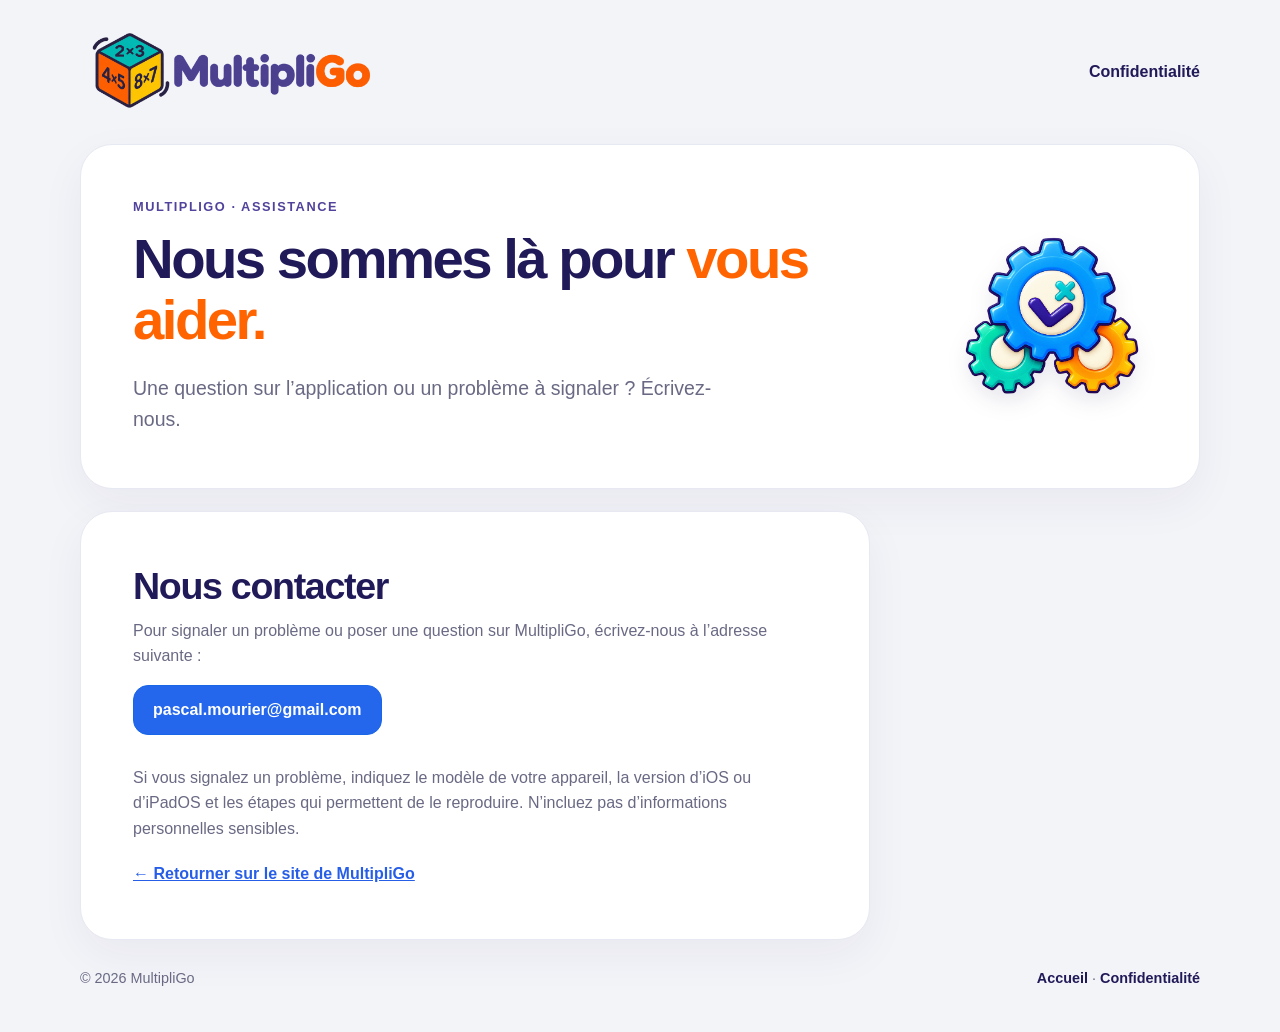
<file: MultipliGo/support.html>
<!doctype html>
<html lang="fr">
<head>
  <meta charset="utf-8">
  <meta name="viewport" content="width=device-width, initial-scale=1">
  <meta name="theme-color" content="#f3f4f8">
  <meta name="description" content="Assistance pour l’application MultipliGo sur iPhone et iPad.">
  <title>Assistance — MultipliGo</title>
  <link rel="stylesheet" href="site.css">
</head>
<body>
  <div class="shell">
    <header class="site-header">
      <a class="brand" href="./" aria-label="MultipliGo, accueil"><img src="assets/MultipliGoWordmark.png" alt="MultipliGo"></a>
      <a class="header-link" href="confidentialite.html">Confidentialité</a>
    </header>

    <main>
      <section class="support-hero panel" aria-labelledby="support-title">
        <div>
          <p class="eyebrow">MultipliGo · Assistance</p>
          <h1 id="support-title">Nous sommes là pour <span>vous aider.</span></h1>
          <p class="lead">Une question sur l’application ou un problème à signaler ? Écrivez-nous.</p>
        </div>
        <img src="assets/PracticeGear.png" alt="" aria-hidden="true">
      </section>

      <section class="support-body panel" aria-labelledby="contact-title">
        <h2 id="contact-title">Nous contacter</h2>
        <p>Pour signaler un problème ou poser une question sur MultipliGo, écrivez-nous à l’adresse suivante :</p>
        <a class="button primary" href="mailto:pascal.mourier@gmail.com">pascal.mourier@gmail.com</a>
        <p>Si vous signalez un problème, indiquez le modèle de votre appareil, la version d’iOS ou d’iPadOS et les étapes qui permettent de le reproduire. N’incluez pas d’informations personnelles sensibles.</p>
        <a class="back" href="./">← Retourner sur le site de MultipliGo</a>
      </section>
    </main>

    <footer class="footer"><span>© 2026 MultipliGo</span><span><a href="./">Accueil</a> · <a href="confidentialite.html">Confidentialité</a></span></footer>
  </div>
</body>
</html>
</file>
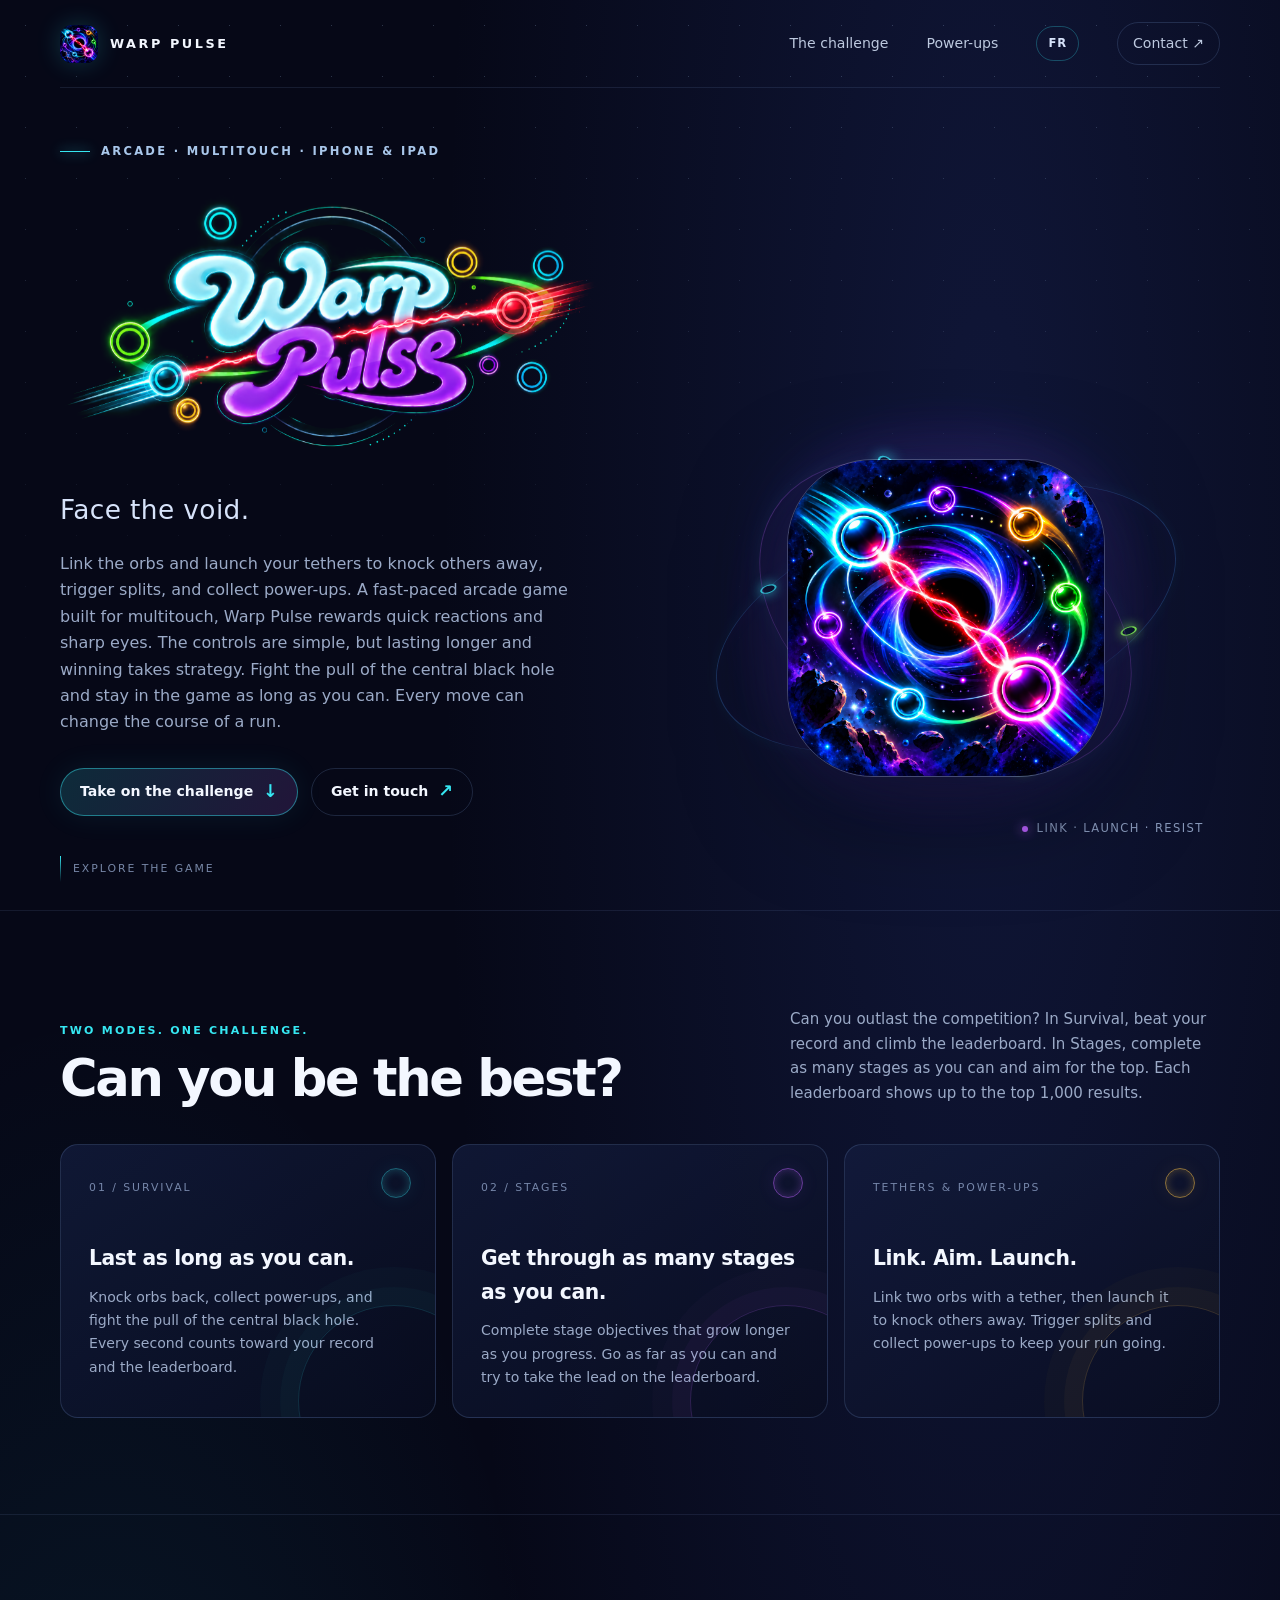
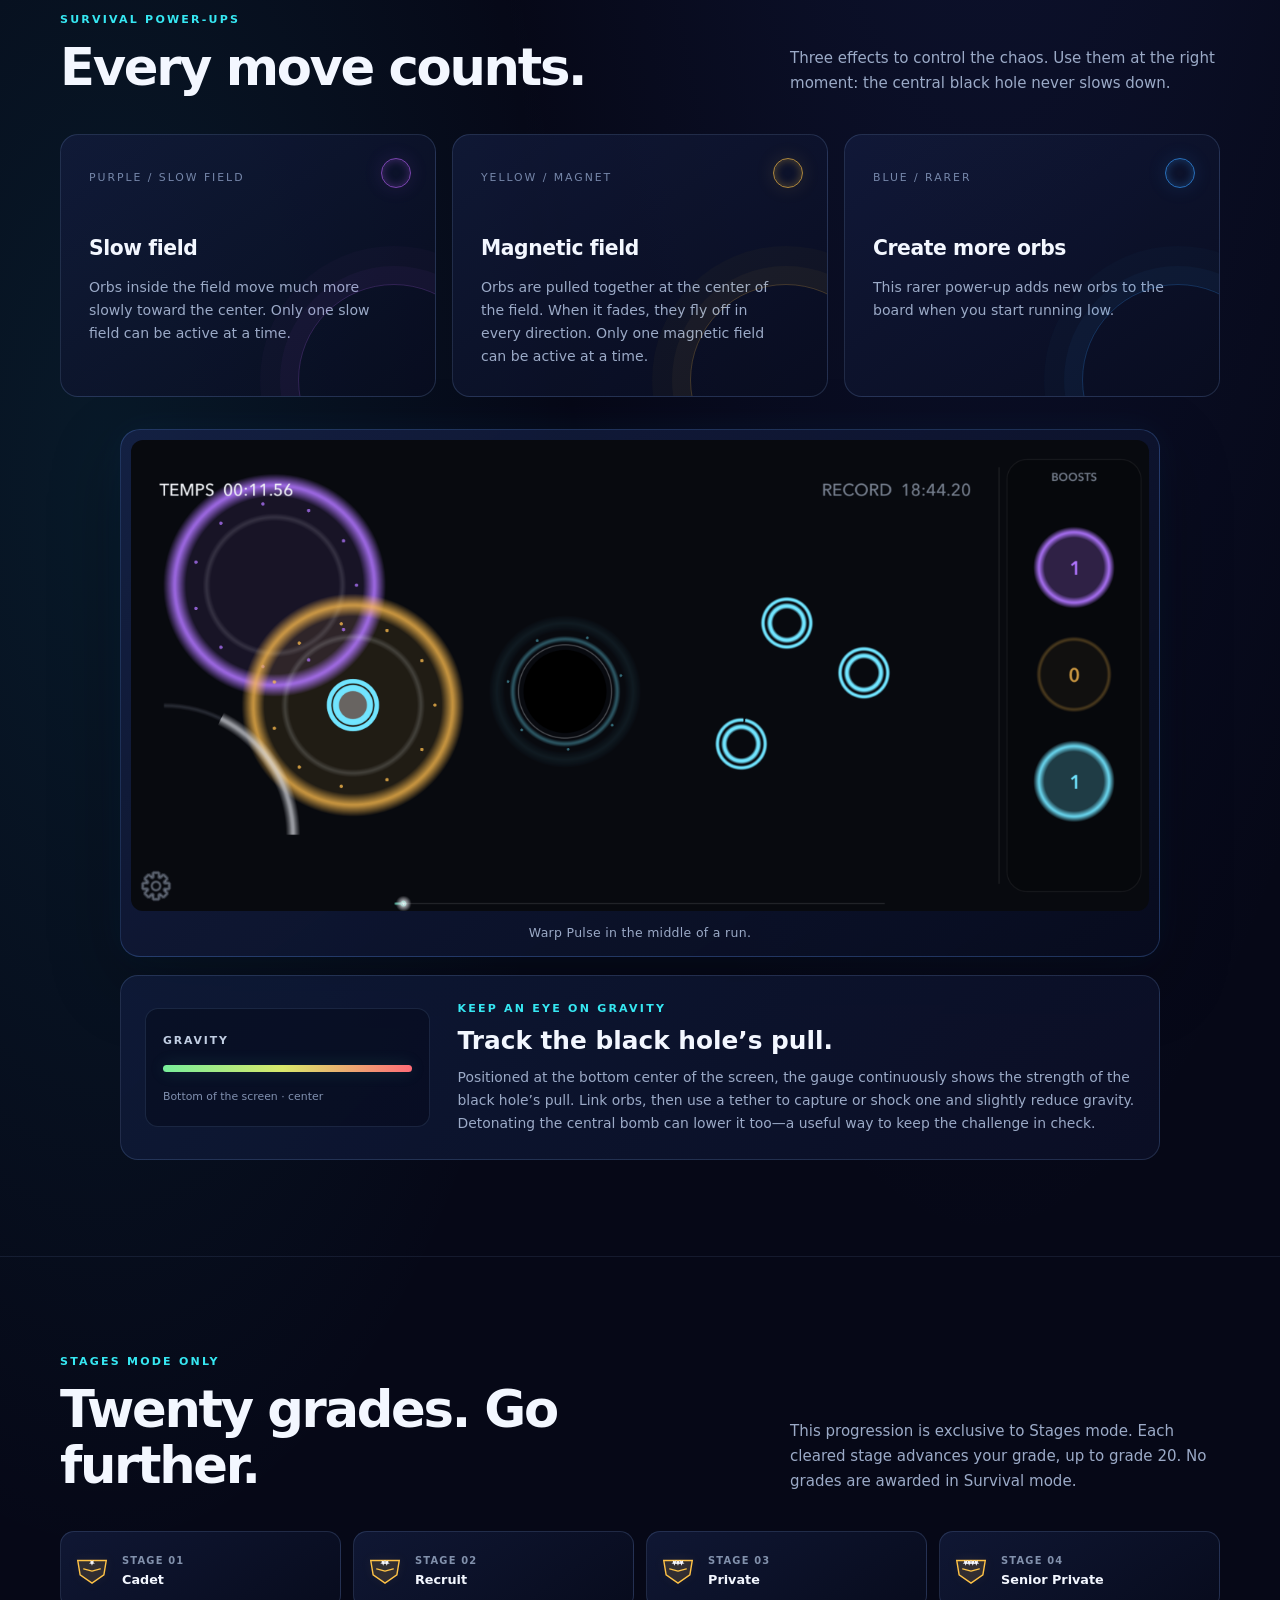
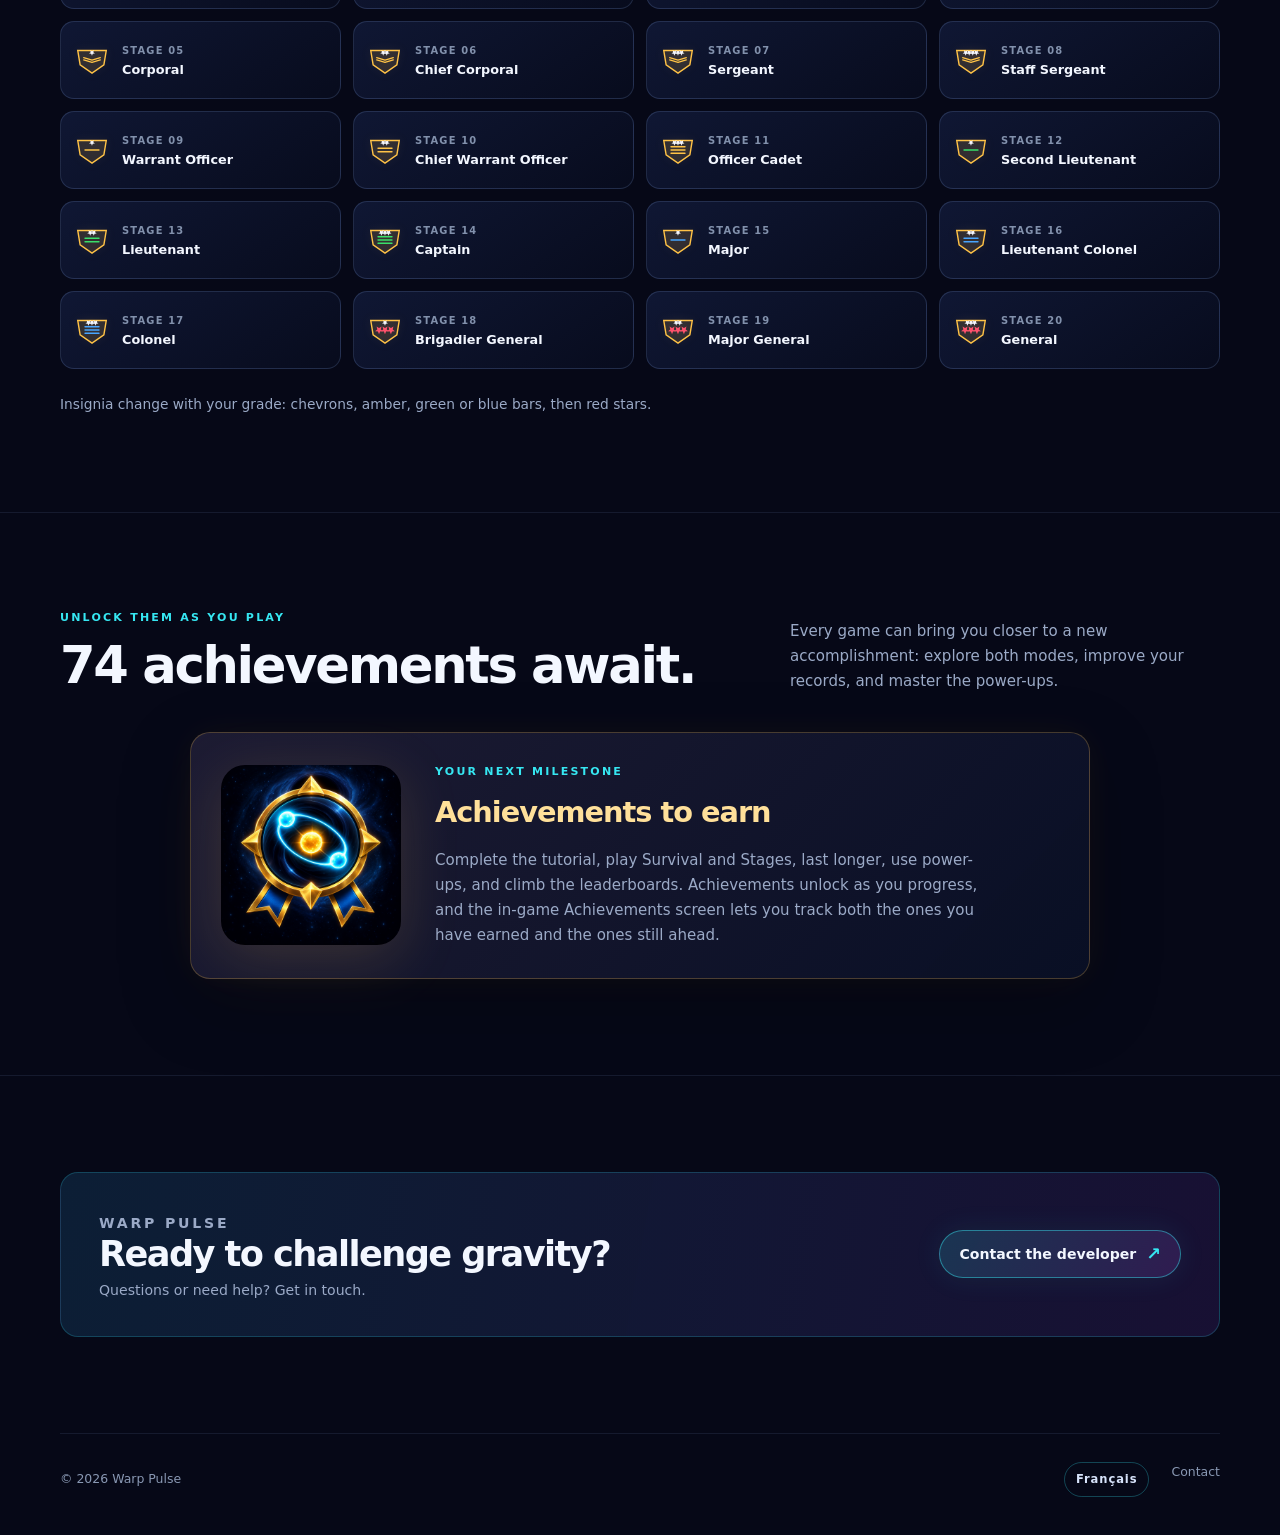
<file: warp-pulse/en.html>
<!doctype html>
<html lang="en">
<head>
  <meta charset="utf-8">
  <meta name="viewport" content="width=device-width, initial-scale=1">
  <meta name="theme-color" content="#060817">
  <meta name="description" content="Link the orbs, knock them back to earn power-ups, and resist the black hole across two game modes. Can you reach the top of the leaderboard?">
  <title>Warp Pulse — Face the void</title>
  <link rel="alternate" hreflang="fr" href="index.html">
  <link rel="alternate" hreflang="en" href="en.html">
  <link rel="alternate" hreflang="x-default" href="index.html">
  <link rel="icon" type="image/png" href="assets/app-icon.png">
  <style>
    :root {
      color-scheme: dark;
      --night: #060817;
      --panel: rgba(13, 20, 47, .76);
      --line: rgba(148, 191, 255, .17);
      --text: #f3f7ff;
      --muted: #9baac7;
      --cyan: #36e7f2;
      --violet: #bd63ff;
      --green: #8bff55;
      --orange: #ffc347;
      font-family: Inter, ui-sans-serif, system-ui, -apple-system, BlinkMacSystemFont, "Segoe UI", sans-serif;
      font-synthesis: none;
      text-rendering: optimizeLegibility;
    }
    * { box-sizing: border-box; }
    html { scroll-behavior: smooth; }
    body {
      margin: 0;
      min-width: 320px;
      background:
        radial-gradient(ellipse at 77% 11%, rgba(51, 73, 173, .22), transparent 34rem),
        radial-gradient(ellipse at 8% 44%, rgba(30, 204, 224, .09), transparent 30rem),
        var(--night);
      color: var(--text);
      line-height: 1.65;
    }
    body::before {
      position: fixed;
      z-index: -1;
      inset: 0;
      content: "";
      pointer-events: none;
      opacity: .23;
      background-image: radial-gradient(#b7d8ff 0.7px, transparent 0.7px);
      background-size: 51px 51px;
      mask-image: linear-gradient(to bottom, black, transparent 80%);
    }
    a { color: inherit; text-decoration: none; }
    a:focus-visible { outline: 2px solid var(--cyan); outline-offset: 5px; }
    .shell { width: min(1160px, calc(100% - 48px)); margin: 0 auto; }
    .skip-link { position: absolute; left: -9999px; top: 1rem; }
    .skip-link:focus { left: 1rem; z-index: 10; padding: .5rem 1rem; background: var(--night); }
    .site-header {
      display: flex;
      min-height: 88px;
      align-items: center;
      justify-content: space-between;
      border-bottom: 1px solid rgba(157, 186, 255, .11);
    }
    .wordmark { display: flex; align-items: center; gap: 12px; font-size: .8rem; font-weight: 800; letter-spacing: .2em; }
    .wordmark img { width: 38px; height: 38px; border-radius: 12px; box-shadow: 0 0 24px rgba(51, 231, 242, .2); }
    nav { display: flex; align-items: center; gap: clamp(18px, 3vw, 38px); color: #bdc9df; font-size: .88rem; }
    nav a:hover, footer a:hover { color: var(--cyan); }
    .nav-contact { padding: 9px 15px; border: 1px solid var(--line); border-radius: 999px; }
    .language-switch { padding: 7px 11px; border: 1px solid rgba(54, 231, 242, .28); border-radius: 999px; color: #d7e3fa; font-size: .72rem; font-weight: 800; letter-spacing: .08em; }
    .language-switch:hover { border-color: rgba(54, 231, 242, .65); color: var(--cyan); }
    .hero {
      position: relative;
      display: grid;
      min-height: min(720px, calc(100svh - 88px));
      grid-template-columns: 1.03fr .97fr;
      align-items: center;
      gap: 30px;
      padding: 42px 0 94px;
    }
    .hero-copy { position: relative; }
    .eyebrow { display: flex; align-items: center; gap: 11px; color: #a9c7eb; font-size: .72rem; font-weight: 750; letter-spacing: .2em; text-transform: uppercase; }
    .eyebrow::before { width: 30px; height: 1px; background: var(--cyan); box-shadow: 0 0 12px var(--cyan); content: ""; }
    .hero-logo { display: block; width: min(100%, 570px); height: auto; margin: 28px 0 14px -10px; mix-blend-mode: lighten; }
    .hero h1 { position: absolute; width: 1px; height: 1px; overflow: hidden; clip: rect(0, 0, 0, 0); white-space: nowrap; }
    .tagline { margin: 0; color: #d7e3fa; font-size: clamp(1.2rem, 2.1vw, 1.65rem); font-weight: 520; letter-spacing: .015em; }
    .intro { max-width: 510px; margin: 20px 0 0; color: var(--muted); font-size: 1rem; }
    .hero-actions { display: flex; flex-wrap: wrap; gap: 13px; margin-top: 32px; }
    .button { display: inline-flex; min-height: 48px; align-items: center; justify-content: center; gap: 10px; padding: 0 19px; border: 1px solid var(--line); border-radius: 999px; font-size: .88rem; font-weight: 700; transition: transform .2s ease, border-color .2s ease, background .2s ease; }
    .button:hover { transform: translateY(-2px); border-color: rgba(54, 231, 242, .6); }
    .button-primary { border-color: rgba(54, 231, 242, .45); background: linear-gradient(120deg, rgba(54, 231, 242, .16), rgba(189, 99, 255, .15)); box-shadow: 0 0 30px rgba(54, 231, 242, .08); }
    .button-arrow { color: var(--cyan); font-size: 1.1rem; }
    .hero-art { position: relative; display: grid; min-height: 450px; place-items: center; transform: translateY(145px); }
    .art-glow { position: absolute; width: min(88%, 440px); aspect-ratio: 1; border-radius: 50%; background: radial-gradient(circle, rgba(30, 115, 233, .25), rgba(123, 43, 208, .13) 42%, transparent 72%); filter: blur(12px); }
    .orbit { position: absolute; width: min(100%, 480px); aspect-ratio: 1; border: 1px solid rgba(79, 159, 255, .25); border-radius: 50%; transform: rotate(-19deg) scaleY(.48); box-shadow: 0 0 26px rgba(54, 231, 242, .06), inset 0 0 26px rgba(189, 99, 255, .04); }
    .orbit.orbit-two { width: min(85%, 405px); border-color: rgba(189, 99, 255, .29); transform: rotate(32deg) scaleY(.67); }
    .orbit::before, .orbit::after { position: absolute; width: 13px; height: 13px; border: 2px solid var(--cyan); border-radius: 50%; background: #071127; box-shadow: 0 0 17px var(--cyan); content: ""; }
    .orbit::before { top: 11%; left: 15%; }
    .orbit::after { right: 13%; bottom: 17%; border-color: var(--green); box-shadow: 0 0 17px var(--green); }
    .hero-icon { position: relative; z-index: 1; width: min(70%, 318px); aspect-ratio: 1; border: 1px solid rgba(193, 210, 255, .28); border-radius: 27%; object-fit: cover; box-shadow: 0 30px 100px rgba(0, 0, 0, .5), 0 0 75px rgba(73, 77, 220, .28); }
    .art-caption { position: absolute; right: 3%; bottom: 1%; display: flex; align-items: center; gap: 9px; color: #8798b9; font-size: .72rem; letter-spacing: .12em; text-transform: uppercase; }
    .art-caption::before { width: 6px; height: 6px; border-radius: 50%; background: var(--violet); box-shadow: 0 0 12px var(--violet); content: ""; }
    .scroll-cue { position: absolute; bottom: 28px; left: 0; display: flex; align-items: center; gap: 12px; color: #7787a7; font-size: .68rem; letter-spacing: .18em; text-transform: uppercase; }
    .scroll-cue::before { width: 1px; height: 26px; background: linear-gradient(var(--cyan), transparent); content: ""; }
    .section { padding: 96px 0; border-top: 1px solid rgba(157, 186, 255, .1); }
    .section-heading { display: grid; grid-template-columns: 1fr minmax(240px, 430px); align-items: end; gap: 30px; margin-bottom: 38px; }
    .kicker { margin: 0 0 10px; color: var(--cyan); font-size: .69rem; font-weight: 750; letter-spacing: .2em; text-transform: uppercase; }
    h2 { margin: 0; font-size: clamp(2rem, 4vw, 3.2rem); line-height: 1.1; letter-spacing: -.045em; }
    .section-heading > p { margin: 0; color: var(--muted); font-size: .94rem; }
    .feature-grid { display: grid; grid-template-columns: repeat(3, 1fr); gap: 16px; }
    .feature-card { position: relative; min-height: 250px; overflow: hidden; padding: 28px; border: 1px solid var(--line); border-radius: 18px; background: linear-gradient(145deg, rgba(20, 29, 63, .72), rgba(9, 13, 32, .72)); }
    .feature-card::after { position: absolute; right: -55px; bottom: -80px; width: 190px; height: 190px; border: 1px solid rgba(54, 231, 242, .15); border-radius: 50%; box-shadow: 0 0 0 18px rgba(54, 231, 242, .025), 0 0 0 38px rgba(54, 231, 242, .02); content: ""; }
    .feature-card:nth-child(2)::after { border-color: rgba(189, 99, 255, .2); box-shadow: 0 0 0 18px rgba(189, 99, 255, .035), 0 0 0 38px rgba(189, 99, 255, .02); }
    .feature-card:nth-child(3)::after { border-color: rgba(255, 195, 71, .18); box-shadow: 0 0 0 18px rgba(255, 195, 71, .035), 0 0 0 38px rgba(255, 195, 71, .02); }
    .feature-number { color: #7687aa; font-size: .68rem; letter-spacing: .18em; }
    .feature-card h3 { margin: 43px 0 10px; font-size: 1.27rem; letter-spacing: -.02em; }
    .feature-card p { max-width: 310px; margin: 0; color: var(--muted); font-size: .88rem; }
    .feature-mark { position: absolute; top: 23px; right: 24px; width: 30px; height: 30px; border: 1px solid rgba(54, 231, 242, .38); border-radius: 50%; box-shadow: inset 0 0 10px rgba(54, 231, 242, .25), 0 0 20px rgba(54, 231, 242, .08); }
    .feature-card:nth-child(2) .feature-mark { border-color: rgba(189, 99, 255, .5); box-shadow: inset 0 0 10px rgba(189, 99, 255, .27), 0 0 20px rgba(189, 99, 255, .08); }
    .feature-card:nth-child(3) .feature-mark { border-color: rgba(255, 195, 71, .52); box-shadow: inset 0 0 10px rgba(255, 195, 71, .25), 0 0 20px rgba(255, 195, 71, .08); }
    .feature-card.bonus-slow::after { border-color: rgba(189, 99, 255, .22); box-shadow: 0 0 0 18px rgba(189, 99, 255, .04), 0 0 0 38px rgba(189, 99, 255, .025); }
    .feature-card.bonus-magnet::after { border-color: rgba(255, 195, 71, .23); box-shadow: 0 0 0 18px rgba(255, 195, 71, .04), 0 0 0 38px rgba(255, 195, 71, .025); }
    .feature-card.bonus-seed::after { border-color: rgba(54, 156, 255, .25); box-shadow: 0 0 0 18px rgba(54, 156, 255, .045), 0 0 0 38px rgba(54, 156, 255, .025); }
    .feature-card.bonus-slow .feature-mark { border-color: rgba(189, 99, 255, .62); box-shadow: inset 0 0 10px rgba(189, 99, 255, .3), 0 0 20px rgba(189, 99, 255, .12); }
    .feature-card.bonus-magnet .feature-mark { border-color: rgba(255, 195, 71, .66); box-shadow: inset 0 0 10px rgba(255, 195, 71, .3), 0 0 20px rgba(255, 195, 71, .12); }
    .feature-card.bonus-seed .feature-mark { border-color: rgba(54, 156, 255, .68); box-shadow: inset 0 0 10px rgba(54, 156, 255, .3), 0 0 20px rgba(54, 156, 255, .13); }
    .gameplay-showcase { width: min(100%, 1040px); margin: 32px auto 0; padding: 10px; border: 1px solid rgba(100, 162, 255, .23); border-radius: 20px; background: linear-gradient(145deg, rgba(22, 34, 72, .82), rgba(8, 12, 31, .9)); box-shadow: 0 24px 70px rgba(0, 0, 0, .32), 0 0 36px rgba(54, 156, 255, .07); }
    .gameplay-showcase img { display: block; width: 100%; height: auto; border-radius: 12px; }
    .gameplay-showcase figcaption { margin: 12px 8px 3px; color: #9baac7; font-size: .78rem; text-align: center; letter-spacing: .025em; }
    .gravity-guide { display: grid; width: min(100%, 1040px); grid-template-columns: minmax(190px, .42fr) 1fr; align-items: center; gap: 28px; margin: 18px auto 0; padding: 24px; border: 1px solid rgba(148, 191, 255, .17); border-radius: 18px; background: linear-gradient(135deg, rgba(15, 27, 58, .84), rgba(12, 15, 39, .86)); }
    .gravity-meter { padding: 17px; border: 1px solid rgba(148, 191, 255, .13); border-radius: 13px; background: rgba(5, 9, 24, .48); }
    .gravity-meter-label { color: #c1cee3; font-size: .68rem; font-weight: 750; letter-spacing: .17em; }
    .gravity-meter-track { height: 7px; margin: 13px 0 10px; border-radius: 99px; background: linear-gradient(90deg, #78ef9b 0%, #d9e96b 48%, #ff6c77 100%); box-shadow: 0 0 16px rgba(88, 213, 172, .17); }
    .gravity-meter-caption { color: #8191b0; font-size: .68rem; }
    .gravity-guide-copy .kicker { margin-bottom: 7px; }
    .gravity-guide-copy h3 { margin: 0; font-size: clamp(1.18rem, 2.4vw, 1.55rem); line-height: 1.25; }
    .gravity-guide-copy p:last-child { margin: 9px 0 0; color: var(--muted); font-size: .87rem; }
    .grade-grid { display: grid; grid-template-columns: repeat(4, minmax(0, 1fr)); gap: 12px; margin: 0; padding: 0; list-style: none; }
    .grade-card { display: grid; min-width: 0; min-height: 78px; grid-template-columns: 40px minmax(0, 1fr); align-items: center; gap: 9px; padding: 12px; border: 1px solid var(--line); border-radius: 14px; background: linear-gradient(145deg, rgba(20, 29, 63, .72), rgba(9, 13, 32, .72)); }
    .grade-card svg { display: block; width: 38px; height: 36px; overflow: visible; filter: drop-shadow(0 0 5px rgba(255, 195, 71, .12)); }
    .grade-copy { display: block; min-width: 0; }
    .grade-number { display: block; color: #8291ac; font-size: .62rem; font-weight: 750; letter-spacing: .12em; }
    .grade-name { display: block; margin-top: 3px; color: var(--text); font-size: .8rem; line-height: 1.25; overflow-wrap: anywhere; }
    .grade-note { margin: 24px 0 0; color: var(--muted); font-size: .86rem; }
    .achievement-feature { display: grid; width: min(100%, 900px); grid-template-columns: 180px 1fr; align-items: center; gap: 34px; margin: 0 auto; padding: 30px; border: 1px solid rgba(255, 195, 71, .24); border-radius: 20px; background: linear-gradient(135deg, rgba(34, 31, 57, .84), rgba(10, 16, 39, .88)); box-shadow: 0 24px 70px rgba(0, 0, 0, .25), 0 0 36px rgba(255, 195, 71, .05); }
    .achievement-badge { display: block; width: 100%; height: auto; border-radius: 24px; filter: drop-shadow(0 12px 28px rgba(255, 195, 71, .15)); }
    .achievement-copy .kicker { margin-bottom: 8px; }
    .achievement-count { display: block; margin: 0 0 12px; color: #ffe09a; font-size: clamp(1.3rem, 3vw, 1.8rem); font-weight: 800; letter-spacing: -.035em; }
    .achievement-copy p:last-child { max-width: 560px; margin: 0; color: var(--muted); font-size: .94rem; }
    .closing { display: flex; align-items: center; justify-content: space-between; gap: 24px; padding: 34px 38px; border: 1px solid rgba(54, 231, 242, .2); border-radius: 18px; background: linear-gradient(100deg, rgba(16, 44, 73, .62), rgba(36, 22, 70, .6)); }
    .closing p { margin: 5px 0 0; color: var(--muted); font-size: .88rem; }
    .closing h2 { font-size: clamp(1.55rem, 3vw, 2.2rem); }
    footer { display: flex; align-items: center; justify-content: space-between; gap: 24px; padding: 28px 0 38px; border-top: 1px solid rgba(157, 186, 255, .1); color: #8998b3; font-size: .78rem; }
    .footer-links { display: flex; flex-wrap: wrap; gap: 22px; }
    @media (max-width: 760px) {
      .shell { width: min(100% - 36px, 560px); }
      .site-header { min-height: 72px; }
      nav { gap: 16px; font-size: .8rem; }
      nav .nav-contact { display: none; }
      .hero { min-height: auto; grid-template-columns: 1fr; gap: 2px; padding: 42px 0 78px; }
      .hero-logo { max-width: 490px; margin-top: 22px; }
      .hero-art { min-height: 370px; margin-top: 12px; transform: none; }
      .hero-icon { width: min(62%, 270px); }
      .orbit { width: min(95%, 390px); }
      .orbit.orbit-two { width: min(80%, 330px); }
      .scroll-cue { bottom: 20px; }
      .section { padding: 70px 0; }
      .section-heading { grid-template-columns: 1fr; gap: 14px; }
      .feature-grid { grid-template-columns: 1fr; }
      .grade-grid { grid-template-columns: repeat(2, minmax(0, 1fr)); gap: 9px; }
      .grade-card { grid-template-columns: 34px minmax(0, 1fr); gap: 6px; padding: 10px 8px; }
      .grade-card svg { width: 32px; height: 32px; }
      .grade-name { font-size: .75rem; }
      .feature-card { min-height: 205px; }
      .feature-card h3 { margin-top: 29px; }
      .gravity-guide { grid-template-columns: 1fr; gap: 17px; padding: 18px; }
      .achievement-feature { grid-template-columns: minmax(0, 120px) 1fr; gap: 22px; padding: 22px; }
      .closing { align-items: flex-start; flex-direction: column; padding: 28px; }
      footer { align-items: flex-start; flex-direction: column; }
    }
    @media (max-width: 440px) { .achievement-feature { grid-template-columns: 1fr; gap: 15px; text-align: center; } .achievement-badge { width: 112px; margin: 0 auto; } }
    @media (prefers-reduced-motion: reduce) { html { scroll-behavior: auto; } *, *::before, *::after { transition-duration: .01ms !important; } }
  </style>
</head>
<body>
  <a class="skip-link" href="#contenu">Skip to content</a>
  <header class="site-header shell">
    <a class="wordmark" href="#top" aria-label="Warp Pulse, home">
      <img src="assets/app-icon.png" alt="">
      <span>WARP PULSE</span>
    </a>
    <nav aria-label="Navigation principale">
      <a href="#jeu">The challenge</a>
      <a href="#univers">Power-ups</a>
      <a class="language-switch" href="index.html" lang="fr" aria-label="Lire cette page en français">FR</a>
      <a class="nav-contact" href="mailto:pascal.mourier@gmail.com">Contact <span aria-hidden="true">↗</span></a>
    </nav>
  </header>

  <main id="contenu">
    <section class="hero shell" id="top" aria-labelledby="titre-principal">
      <div class="hero-copy">
        <p class="eyebrow">Arcade · Multitouch · iPhone &amp; iPad</p>
        <h1 id="titre-principal">Warp Pulse — Face the void</h1>
        <img class="hero-logo" src="assets/title-logo.png" alt="Warp Pulse">
        <p class="tagline">Face the void.</p>
        <p class="intro">Link the orbs and launch your tethers to knock others away, trigger splits, and collect power-ups. A fast-paced arcade game built for multitouch, Warp Pulse rewards quick reactions and sharp eyes. The controls are simple, but lasting longer and winning takes strategy. Fight the pull of the central black hole and stay in the game as long as you can. Every move can change the course of a run.</p>
        <div class="hero-actions">
          <a class="button button-primary" href="#jeu">Take on the challenge <span class="button-arrow" aria-hidden="true">↓</span></a>
          <a class="button" href="mailto:pascal.mourier@gmail.com">Get in touch <span class="button-arrow" aria-hidden="true">↗</span></a>
        </div>
      </div>
      <div class="hero-art" aria-label="Warp Pulse artwork: colored orbs around a central black hole">
        <div class="art-glow"></div>
        <div class="orbit"></div>
        <div class="orbit orbit-two"></div>
        <img class="hero-icon" src="assets/app-icon.png" alt="Colored orbs around a black hole">
        <span class="art-caption">Link · launch · resist</span>
      </div>
      <a class="scroll-cue" href="#jeu">Explore the game</a>
    </section>

    <section class="section" id="jeu">
      <div class="shell">
        <div class="section-heading">
          <div>
            <p class="kicker">Two modes. One challenge.</p>
          <h2>Can you be the best?</h2>
          </div>
          <p>Can you outlast the competition? In Survival, beat your record and climb the leaderboard. In Stages, complete as many stages as you can and aim for the top. Each leaderboard shows up to the top 1,000 results.</p>
        </div>
        <div class="feature-grid">
          <article class="feature-card">
            <span class="feature-number">01 / SURVIVAL</span><span class="feature-mark" aria-hidden="true"></span>
            <h3>Last as long as you can.</h3>
            <p>Knock orbs back, collect power-ups, and fight the pull of the central black hole. Every second counts toward your record and the leaderboard.</p>
          </article>
          <article class="feature-card">
            <span class="feature-number">02 / STAGES</span><span class="feature-mark" aria-hidden="true"></span>
            <h3>Get through as many stages as you can.</h3>
            <p>Complete stage objectives that grow longer as you progress. Go as far as you can and try to take the lead on the leaderboard.</p>
          </article>
          <article class="feature-card">
            <span class="feature-number">TETHERS &amp; POWER-UPS</span><span class="feature-mark" aria-hidden="true"></span>
            <h3>Link. Aim. Launch.</h3>
            <p>Link two orbs with a tether, then launch it to knock others away. Trigger splits and collect power-ups to keep your run going.</p>
          </article>
        </div>
      </div>
    </section>

    <section class="section" id="univers">
      <div class="shell">
        <div class="section-heading">
          <div>
            <p class="kicker">Survival power-ups</p>
            <h2>Every move counts.</h2>
          </div>
          <p>Three effects to control the chaos. Use them at the right moment: the central black hole never slows down.</p>
        </div>
        <div class="feature-grid">
          <article class="feature-card bonus-card bonus-slow">
            <span class="feature-number">PURPLE / SLOW FIELD</span><span class="feature-mark" aria-hidden="true"></span>
            <h3>Slow field</h3>
            <p>Orbs inside the field move much more slowly toward the center. Only one slow field can be active at a time.</p>
          </article>
          <article class="feature-card bonus-card bonus-magnet">
            <span class="feature-number">YELLOW / MAGNET</span><span class="feature-mark" aria-hidden="true"></span>
            <h3>Magnetic field</h3>
            <p>Orbs are pulled together at the center of the field. When it fades, they fly off in every direction. Only one magnetic field can be active at a time.</p>
          </article>
          <article class="feature-card bonus-card bonus-seed">
            <span class="feature-number">BLUE / RARER</span><span class="feature-mark" aria-hidden="true"></span>
            <h3>Create more orbs</h3>
            <p>This rarer power-up adds new orbs to the board when you start running low.</p>
          </article>
        </div>
        <figure class="gameplay-showcase">
          <img src="assets/gameplay-bonuses.png" alt="Warp Pulse gameplay: orbs around the central black hole with power-up counters at the side" loading="lazy" decoding="async">
          <figcaption>Warp Pulse in the middle of a run.</figcaption>
        </figure>
        <aside class="gravity-guide" aria-labelledby="gravity-guide-title">
          <div class="gravity-meter" aria-hidden="true">
            <span class="gravity-meter-label">GRAVITY</span>
            <div class="gravity-meter-track"></div>
            <span class="gravity-meter-caption">Bottom of the screen · center</span>
          </div>
          <div class="gravity-guide-copy">
            <p class="kicker">Keep an eye on gravity</p>
            <h3 id="gravity-guide-title">Track the black hole’s pull.</h3>
            <p>Positioned at the bottom center of the screen, the gauge continuously shows the strength of the black hole’s pull. Link orbs, then use a tether to capture or shock one and slightly reduce gravity. Detonating the central bomb can lower it too—a useful way to keep the challenge in check.</p>
          </div>
        </aside>
      </div>
    </section>

    <section class="section grade-section" id="grades" aria-labelledby="grade-heading">
      <div class="shell">
        <div class="section-heading">
          <div>
            <p class="kicker">STAGES MODE ONLY</p>
            <h2 id="grade-heading">Twenty grades. Go further.</h2>
          </div>
          <p>This progression is exclusive to Stages mode. Each cleared stage advances your grade, up to grade 20. No grades are awarded in Survival mode.</p>
        </div>
        <ol class="grade-grid" aria-label="Grade progression in Stages mode">
          <li class="grade-card">
            <svg viewBox="0 0 32 30" aria-hidden="true"><g transform="translate(16 15) scale(1,-1)"><path d="M-12 8 L12 8 L10 -4 L0 -11 L-10 -4 Z" fill="#ffc347" fill-opacity=".12" stroke="#ffc347" stroke-width="1.2"/><path d="M-7 1.00 L0 -1.00 L7 1.00" fill="none" stroke="#ffc347" stroke-width="1.1" stroke-linecap="round" stroke-linejoin="round"/><polygon points="0.00,4.95 0.32,5.76 1.19,5.81 0.52,6.37 0.73,7.21 0.00,6.75 -0.73,7.21 -0.52,6.37 -1.19,5.81 -0.32,5.76" fill="#f5f7ff" stroke="#f5f7ff"/></g></svg>
            <span class="grade-copy">
              <span class="grade-number">STAGE 01</span>
              <strong class="grade-name">Cadet</strong>
            </span>
          </li>
          <li class="grade-card">
            <svg viewBox="0 0 32 30" aria-hidden="true"><g transform="translate(16 15) scale(1,-1)"><path d="M-12 8 L12 8 L10 -4 L0 -11 L-10 -4 Z" fill="#ffc347" fill-opacity=".12" stroke="#ffc347" stroke-width="1.2"/><path d="M-7 1.00 L0 -1.00 L7 1.00" fill="none" stroke="#ffc347" stroke-width="1.1" stroke-linecap="round" stroke-linejoin="round"/><polygon points="-1.50,4.95 -1.18,5.76 -0.31,5.81 -0.98,6.37 -0.77,7.21 -1.50,6.75 -2.23,7.21 -2.02,6.37 -2.69,5.81 -1.82,5.76" fill="#f5f7ff" stroke="#f5f7ff"/><polygon points="1.50,4.95 1.82,5.76 2.69,5.81 2.02,6.37 2.23,7.21 1.50,6.75 0.77,7.21 0.98,6.37 0.31,5.81 1.18,5.76" fill="#f5f7ff" stroke="#f5f7ff"/></g></svg>
            <span class="grade-copy">
              <span class="grade-number">STAGE 02</span>
              <strong class="grade-name">Recruit</strong>
            </span>
          </li>
          <li class="grade-card">
            <svg viewBox="0 0 32 30" aria-hidden="true"><g transform="translate(16 15) scale(1,-1)"><path d="M-12 8 L12 8 L10 -4 L0 -11 L-10 -4 Z" fill="#ffc347" fill-opacity=".12" stroke="#ffc347" stroke-width="1.2"/><path d="M-7 1.00 L0 -1.00 L7 1.00" fill="none" stroke="#ffc347" stroke-width="1.1" stroke-linecap="round" stroke-linejoin="round"/><polygon points="-3.00,4.95 -2.68,5.76 -1.81,5.81 -2.48,6.37 -2.27,7.21 -3.00,6.75 -3.73,7.21 -3.52,6.37 -4.19,5.81 -3.32,5.76" fill="#f5f7ff" stroke="#f5f7ff"/><polygon points="0.00,4.95 0.32,5.76 1.19,5.81 0.52,6.37 0.73,7.21 0.00,6.75 -0.73,7.21 -0.52,6.37 -1.19,5.81 -0.32,5.76" fill="#f5f7ff" stroke="#f5f7ff"/><polygon points="3.00,4.95 3.32,5.76 4.19,5.81 3.52,6.37 3.73,7.21 3.00,6.75 2.27,7.21 2.48,6.37 1.81,5.81 2.68,5.76" fill="#f5f7ff" stroke="#f5f7ff"/></g></svg>
            <span class="grade-copy">
              <span class="grade-number">STAGE 03</span>
              <strong class="grade-name">Private</strong>
            </span>
          </li>
          <li class="grade-card">
            <svg viewBox="0 0 32 30" aria-hidden="true"><g transform="translate(16 15) scale(1,-1)"><path d="M-12 8 L12 8 L10 -4 L0 -11 L-10 -4 Z" fill="#ffc347" fill-opacity=".12" stroke="#ffc347" stroke-width="1.2"/><path d="M-7 1.00 L0 -1.00 L7 1.00" fill="none" stroke="#ffc347" stroke-width="1.1" stroke-linecap="round" stroke-linejoin="round"/><polygon points="-4.50,4.95 -4.18,5.76 -3.31,5.81 -3.98,6.37 -3.77,7.21 -4.50,6.75 -5.23,7.21 -5.02,6.37 -5.69,5.81 -4.82,5.76" fill="#f5f7ff" stroke="#f5f7ff"/><polygon points="-1.50,4.95 -1.18,5.76 -0.31,5.81 -0.98,6.37 -0.77,7.21 -1.50,6.75 -2.23,7.21 -2.02,6.37 -2.69,5.81 -1.82,5.76" fill="#f5f7ff" stroke="#f5f7ff"/><polygon points="1.50,4.95 1.82,5.76 2.69,5.81 2.02,6.37 2.23,7.21 1.50,6.75 0.77,7.21 0.98,6.37 0.31,5.81 1.18,5.76" fill="#f5f7ff" stroke="#f5f7ff"/><polygon points="4.50,4.95 4.82,5.76 5.69,5.81 5.02,6.37 5.23,7.21 4.50,6.75 3.77,7.21 3.98,6.37 3.31,5.81 4.18,5.76" fill="#f5f7ff" stroke="#f5f7ff"/></g></svg>
            <span class="grade-copy">
              <span class="grade-number">STAGE 04</span>
              <strong class="grade-name">Senior Private</strong>
            </span>
          </li>
          <li class="grade-card">
            <svg viewBox="0 0 32 30" aria-hidden="true"><g transform="translate(16 15) scale(1,-1)"><path d="M-12 8 L12 8 L10 -4 L0 -11 L-10 -4 Z" fill="#ffc347" fill-opacity=".12" stroke="#ffc347" stroke-width="1.2"/><path d="M-7 1.95 L0 -0.05 L7 1.95" fill="none" stroke="#ffc347" stroke-width="1.1" stroke-linecap="round" stroke-linejoin="round"/><path d="M-7 0.05 L0 -1.95 L7 0.05" fill="none" stroke="#ffc347" stroke-width="1.1" stroke-linecap="round" stroke-linejoin="round"/><polygon points="0.00,4.95 0.32,5.76 1.19,5.81 0.52,6.37 0.73,7.21 0.00,6.75 -0.73,7.21 -0.52,6.37 -1.19,5.81 -0.32,5.76" fill="#f5f7ff" stroke="#f5f7ff"/></g></svg>
            <span class="grade-copy">
              <span class="grade-number">STAGE 05</span>
              <strong class="grade-name">Corporal</strong>
            </span>
          </li>
          <li class="grade-card">
            <svg viewBox="0 0 32 30" aria-hidden="true"><g transform="translate(16 15) scale(1,-1)"><path d="M-12 8 L12 8 L10 -4 L0 -11 L-10 -4 Z" fill="#ffc347" fill-opacity=".12" stroke="#ffc347" stroke-width="1.2"/><path d="M-7 1.95 L0 -0.05 L7 1.95" fill="none" stroke="#ffc347" stroke-width="1.1" stroke-linecap="round" stroke-linejoin="round"/><path d="M-7 0.05 L0 -1.95 L7 0.05" fill="none" stroke="#ffc347" stroke-width="1.1" stroke-linecap="round" stroke-linejoin="round"/><polygon points="-1.50,4.95 -1.18,5.76 -0.31,5.81 -0.98,6.37 -0.77,7.21 -1.50,6.75 -2.23,7.21 -2.02,6.37 -2.69,5.81 -1.82,5.76" fill="#f5f7ff" stroke="#f5f7ff"/><polygon points="1.50,4.95 1.82,5.76 2.69,5.81 2.02,6.37 2.23,7.21 1.50,6.75 0.77,7.21 0.98,6.37 0.31,5.81 1.18,5.76" fill="#f5f7ff" stroke="#f5f7ff"/></g></svg>
            <span class="grade-copy">
              <span class="grade-number">STAGE 06</span>
              <strong class="grade-name">Chief Corporal</strong>
            </span>
          </li>
          <li class="grade-card">
            <svg viewBox="0 0 32 30" aria-hidden="true"><g transform="translate(16 15) scale(1,-1)"><path d="M-12 8 L12 8 L10 -4 L0 -11 L-10 -4 Z" fill="#ffc347" fill-opacity=".12" stroke="#ffc347" stroke-width="1.2"/><path d="M-7 1.95 L0 -0.05 L7 1.95" fill="none" stroke="#ffc347" stroke-width="1.1" stroke-linecap="round" stroke-linejoin="round"/><path d="M-7 0.05 L0 -1.95 L7 0.05" fill="none" stroke="#ffc347" stroke-width="1.1" stroke-linecap="round" stroke-linejoin="round"/><polygon points="-3.00,4.95 -2.68,5.76 -1.81,5.81 -2.48,6.37 -2.27,7.21 -3.00,6.75 -3.73,7.21 -3.52,6.37 -4.19,5.81 -3.32,5.76" fill="#f5f7ff" stroke="#f5f7ff"/><polygon points="0.00,4.95 0.32,5.76 1.19,5.81 0.52,6.37 0.73,7.21 0.00,6.75 -0.73,7.21 -0.52,6.37 -1.19,5.81 -0.32,5.76" fill="#f5f7ff" stroke="#f5f7ff"/><polygon points="3.00,4.95 3.32,5.76 4.19,5.81 3.52,6.37 3.73,7.21 3.00,6.75 2.27,7.21 2.48,6.37 1.81,5.81 2.68,5.76" fill="#f5f7ff" stroke="#f5f7ff"/></g></svg>
            <span class="grade-copy">
              <span class="grade-number">STAGE 07</span>
              <strong class="grade-name">Sergeant</strong>
            </span>
          </li>
          <li class="grade-card">
            <svg viewBox="0 0 32 30" aria-hidden="true"><g transform="translate(16 15) scale(1,-1)"><path d="M-12 8 L12 8 L10 -4 L0 -11 L-10 -4 Z" fill="#ffc347" fill-opacity=".12" stroke="#ffc347" stroke-width="1.2"/><path d="M-7 1.95 L0 -0.05 L7 1.95" fill="none" stroke="#ffc347" stroke-width="1.1" stroke-linecap="round" stroke-linejoin="round"/><path d="M-7 0.05 L0 -1.95 L7 0.05" fill="none" stroke="#ffc347" stroke-width="1.1" stroke-linecap="round" stroke-linejoin="round"/><polygon points="-4.50,4.95 -4.18,5.76 -3.31,5.81 -3.98,6.37 -3.77,7.21 -4.50,6.75 -5.23,7.21 -5.02,6.37 -5.69,5.81 -4.82,5.76" fill="#f5f7ff" stroke="#f5f7ff"/><polygon points="-1.50,4.95 -1.18,5.76 -0.31,5.81 -0.98,6.37 -0.77,7.21 -1.50,6.75 -2.23,7.21 -2.02,6.37 -2.69,5.81 -1.82,5.76" fill="#f5f7ff" stroke="#f5f7ff"/><polygon points="1.50,4.95 1.82,5.76 2.69,5.81 2.02,6.37 2.23,7.21 1.50,6.75 0.77,7.21 0.98,6.37 0.31,5.81 1.18,5.76" fill="#f5f7ff" stroke="#f5f7ff"/><polygon points="4.50,4.95 4.82,5.76 5.69,5.81 5.02,6.37 5.23,7.21 4.50,6.75 3.77,7.21 3.98,6.37 3.31,5.81 4.18,5.76" fill="#f5f7ff" stroke="#f5f7ff"/></g></svg>
            <span class="grade-copy">
              <span class="grade-number">STAGE 08</span>
              <strong class="grade-name">Staff Sergeant</strong>
            </span>
          </li>
          <li class="grade-card">
            <svg viewBox="0 0 32 30" aria-hidden="true"><g transform="translate(16 15) scale(1,-1)"><path d="M-12 8 L12 8 L10 -4 L0 -11 L-10 -4 Z" fill="#ffc347" fill-opacity=".12" stroke="#ffc347" stroke-width="1.2"/><rect x="-6.5" y="-0.65" width="13" height="1.3" rx=".65" fill="#ffc347"/><polygon points="0.00,4.95 0.32,5.76 1.19,5.81 0.52,6.37 0.73,7.21 0.00,6.75 -0.73,7.21 -0.52,6.37 -1.19,5.81 -0.32,5.76" fill="#f5f7ff" stroke="#f5f7ff"/></g></svg>
            <span class="grade-copy">
              <span class="grade-number">STAGE 09</span>
              <strong class="grade-name">Warrant Officer</strong>
            </span>
          </li>
          <li class="grade-card">
            <svg viewBox="0 0 32 30" aria-hidden="true"><g transform="translate(16 15) scale(1,-1)"><path d="M-12 8 L12 8 L10 -4 L0 -11 L-10 -4 Z" fill="#ffc347" fill-opacity=".12" stroke="#ffc347" stroke-width="1.2"/><rect x="-6.5" y="0.75" width="13" height="1.3" rx=".65" fill="#ffc347"/><rect x="-6.5" y="-2.05" width="13" height="1.3" rx=".65" fill="#ffc347"/><polygon points="-1.50,4.95 -1.18,5.76 -0.31,5.81 -0.98,6.37 -0.77,7.21 -1.50,6.75 -2.23,7.21 -2.02,6.37 -2.69,5.81 -1.82,5.76" fill="#f5f7ff" stroke="#f5f7ff"/><polygon points="1.50,4.95 1.82,5.76 2.69,5.81 2.02,6.37 2.23,7.21 1.50,6.75 0.77,7.21 0.98,6.37 0.31,5.81 1.18,5.76" fill="#f5f7ff" stroke="#f5f7ff"/></g></svg>
            <span class="grade-copy">
              <span class="grade-number">STAGE 10</span>
              <strong class="grade-name">Chief Warrant Officer</strong>
            </span>
          </li>
          <li class="grade-card">
            <svg viewBox="0 0 32 30" aria-hidden="true"><g transform="translate(16 15) scale(1,-1)"><path d="M-12 8 L12 8 L10 -4 L0 -11 L-10 -4 Z" fill="#ffc347" fill-opacity=".12" stroke="#ffc347" stroke-width="1.2"/><rect x="-6.5" y="2.15" width="13" height="1.3" rx=".65" fill="#ffc347"/><rect x="-6.5" y="-0.65" width="13" height="1.3" rx=".65" fill="#ffc347"/><rect x="-6.5" y="-3.45" width="13" height="1.3" rx=".65" fill="#ffc347"/><polygon points="-3.00,4.95 -2.68,5.76 -1.81,5.81 -2.48,6.37 -2.27,7.21 -3.00,6.75 -3.73,7.21 -3.52,6.37 -4.19,5.81 -3.32,5.76" fill="#f5f7ff" stroke="#f5f7ff"/><polygon points="0.00,4.95 0.32,5.76 1.19,5.81 0.52,6.37 0.73,7.21 0.00,6.75 -0.73,7.21 -0.52,6.37 -1.19,5.81 -0.32,5.76" fill="#f5f7ff" stroke="#f5f7ff"/><polygon points="3.00,4.95 3.32,5.76 4.19,5.81 3.52,6.37 3.73,7.21 3.00,6.75 2.27,7.21 2.48,6.37 1.81,5.81 2.68,5.76" fill="#f5f7ff" stroke="#f5f7ff"/></g></svg>
            <span class="grade-copy">
              <span class="grade-number">STAGE 11</span>
              <strong class="grade-name">Officer Cadet</strong>
            </span>
          </li>
          <li class="grade-card">
            <svg viewBox="0 0 32 30" aria-hidden="true"><g transform="translate(16 15) scale(1,-1)"><path d="M-12 8 L12 8 L10 -4 L0 -11 L-10 -4 Z" fill="#ffc347" fill-opacity=".12" stroke="#ffc347" stroke-width="1.2"/><rect x="-6.5" y="-0.65" width="13" height="1.3" rx=".65" fill="#3ae069"/><polygon points="0.00,4.95 0.32,5.76 1.19,5.81 0.52,6.37 0.73,7.21 0.00,6.75 -0.73,7.21 -0.52,6.37 -1.19,5.81 -0.32,5.76" fill="#f5f7ff" stroke="#f5f7ff"/></g></svg>
            <span class="grade-copy">
              <span class="grade-number">STAGE 12</span>
              <strong class="grade-name">Second Lieutenant</strong>
            </span>
          </li>
          <li class="grade-card">
            <svg viewBox="0 0 32 30" aria-hidden="true"><g transform="translate(16 15) scale(1,-1)"><path d="M-12 8 L12 8 L10 -4 L0 -11 L-10 -4 Z" fill="#ffc347" fill-opacity=".12" stroke="#ffc347" stroke-width="1.2"/><rect x="-6.5" y="0.75" width="13" height="1.3" rx=".65" fill="#3ae069"/><rect x="-6.5" y="-2.05" width="13" height="1.3" rx=".65" fill="#3ae069"/><polygon points="-1.50,4.95 -1.18,5.76 -0.31,5.81 -0.98,6.37 -0.77,7.21 -1.50,6.75 -2.23,7.21 -2.02,6.37 -2.69,5.81 -1.82,5.76" fill="#f5f7ff" stroke="#f5f7ff"/><polygon points="1.50,4.95 1.82,5.76 2.69,5.81 2.02,6.37 2.23,7.21 1.50,6.75 0.77,7.21 0.98,6.37 0.31,5.81 1.18,5.76" fill="#f5f7ff" stroke="#f5f7ff"/></g></svg>
            <span class="grade-copy">
              <span class="grade-number">STAGE 13</span>
              <strong class="grade-name">Lieutenant</strong>
            </span>
          </li>
          <li class="grade-card">
            <svg viewBox="0 0 32 30" aria-hidden="true"><g transform="translate(16 15) scale(1,-1)"><path d="M-12 8 L12 8 L10 -4 L0 -11 L-10 -4 Z" fill="#ffc347" fill-opacity=".12" stroke="#ffc347" stroke-width="1.2"/><rect x="-6.5" y="2.15" width="13" height="1.3" rx=".65" fill="#3ae069"/><rect x="-6.5" y="-0.65" width="13" height="1.3" rx=".65" fill="#3ae069"/><rect x="-6.5" y="-3.45" width="13" height="1.3" rx=".65" fill="#3ae069"/><polygon points="-3.00,4.95 -2.68,5.76 -1.81,5.81 -2.48,6.37 -2.27,7.21 -3.00,6.75 -3.73,7.21 -3.52,6.37 -4.19,5.81 -3.32,5.76" fill="#f5f7ff" stroke="#f5f7ff"/><polygon points="0.00,4.95 0.32,5.76 1.19,5.81 0.52,6.37 0.73,7.21 0.00,6.75 -0.73,7.21 -0.52,6.37 -1.19,5.81 -0.32,5.76" fill="#f5f7ff" stroke="#f5f7ff"/><polygon points="3.00,4.95 3.32,5.76 4.19,5.81 3.52,6.37 3.73,7.21 3.00,6.75 2.27,7.21 2.48,6.37 1.81,5.81 2.68,5.76" fill="#f5f7ff" stroke="#f5f7ff"/></g></svg>
            <span class="grade-copy">
              <span class="grade-number">STAGE 14</span>
              <strong class="grade-name">Captain</strong>
            </span>
          </li>
          <li class="grade-card">
            <svg viewBox="0 0 32 30" aria-hidden="true"><g transform="translate(16 15) scale(1,-1)"><path d="M-12 8 L12 8 L10 -4 L0 -11 L-10 -4 Z" fill="#ffc347" fill-opacity=".12" stroke="#ffc347" stroke-width="1.2"/><rect x="-6.5" y="-0.65" width="13" height="1.3" rx=".65" fill="#48a5ff"/><polygon points="0.00,4.95 0.32,5.76 1.19,5.81 0.52,6.37 0.73,7.21 0.00,6.75 -0.73,7.21 -0.52,6.37 -1.19,5.81 -0.32,5.76" fill="#f5f7ff" stroke="#f5f7ff"/></g></svg>
            <span class="grade-copy">
              <span class="grade-number">STAGE 15</span>
              <strong class="grade-name">Major</strong>
            </span>
          </li>
          <li class="grade-card">
            <svg viewBox="0 0 32 30" aria-hidden="true"><g transform="translate(16 15) scale(1,-1)"><path d="M-12 8 L12 8 L10 -4 L0 -11 L-10 -4 Z" fill="#ffc347" fill-opacity=".12" stroke="#ffc347" stroke-width="1.2"/><rect x="-6.5" y="0.75" width="13" height="1.3" rx=".65" fill="#48a5ff"/><rect x="-6.5" y="-2.05" width="13" height="1.3" rx=".65" fill="#48a5ff"/><polygon points="-1.50,4.95 -1.18,5.76 -0.31,5.81 -0.98,6.37 -0.77,7.21 -1.50,6.75 -2.23,7.21 -2.02,6.37 -2.69,5.81 -1.82,5.76" fill="#f5f7ff" stroke="#f5f7ff"/><polygon points="1.50,4.95 1.82,5.76 2.69,5.81 2.02,6.37 2.23,7.21 1.50,6.75 0.77,7.21 0.98,6.37 0.31,5.81 1.18,5.76" fill="#f5f7ff" stroke="#f5f7ff"/></g></svg>
            <span class="grade-copy">
              <span class="grade-number">STAGE 16</span>
              <strong class="grade-name">Lieutenant Colonel</strong>
            </span>
          </li>
          <li class="grade-card">
            <svg viewBox="0 0 32 30" aria-hidden="true"><g transform="translate(16 15) scale(1,-1)"><path d="M-12 8 L12 8 L10 -4 L0 -11 L-10 -4 Z" fill="#ffc347" fill-opacity=".12" stroke="#ffc347" stroke-width="1.2"/><rect x="-6.5" y="2.15" width="13" height="1.3" rx=".65" fill="#48a5ff"/><rect x="-6.5" y="-0.65" width="13" height="1.3" rx=".65" fill="#48a5ff"/><rect x="-6.5" y="-3.45" width="13" height="1.3" rx=".65" fill="#48a5ff"/><polygon points="-3.00,4.95 -2.68,5.76 -1.81,5.81 -2.48,6.37 -2.27,7.21 -3.00,6.75 -3.73,7.21 -3.52,6.37 -4.19,5.81 -3.32,5.76" fill="#f5f7ff" stroke="#f5f7ff"/><polygon points="0.00,4.95 0.32,5.76 1.19,5.81 0.52,6.37 0.73,7.21 0.00,6.75 -0.73,7.21 -0.52,6.37 -1.19,5.81 -0.32,5.76" fill="#f5f7ff" stroke="#f5f7ff"/><polygon points="3.00,4.95 3.32,5.76 4.19,5.81 3.52,6.37 3.73,7.21 3.00,6.75 2.27,7.21 2.48,6.37 1.81,5.81 2.68,5.76" fill="#f5f7ff" stroke="#f5f7ff"/></g></svg>
            <span class="grade-copy">
              <span class="grade-number">STAGE 17</span>
              <strong class="grade-name">Colonel</strong>
            </span>
          </li>
          <li class="grade-card">
            <svg viewBox="0 0 32 30" aria-hidden="true"><g transform="translate(16 15) scale(1,-1)"><path d="M-12 8 L12 8 L10 -4 L0 -11 L-10 -4 Z" fill="#ffc347" fill-opacity=".12" stroke="#ffc347" stroke-width="1.2"/><polygon points="-5.00,-2.20 -4.43,-0.78 -2.91,-0.68 -4.08,0.30 -3.71,1.78 -5.00,0.97 -6.29,1.78 -5.92,0.30 -7.09,-0.68 -5.57,-0.78" fill="#ff526d" stroke="#ff526d"/><polygon points="0.00,-2.20 0.57,-0.78 2.09,-0.68 0.92,0.30 1.29,1.78 0.00,0.97 -1.29,1.78 -0.92,0.30 -2.09,-0.68 -0.57,-0.78" fill="#ff526d" stroke="#ff526d"/><polygon points="5.00,-2.20 5.57,-0.78 7.09,-0.68 5.92,0.30 6.29,1.78 5.00,0.97 3.71,1.78 4.08,0.30 2.91,-0.68 4.43,-0.78" fill="#ff526d" stroke="#ff526d"/><polygon points="0.00,4.95 0.32,5.76 1.19,5.81 0.52,6.37 0.73,7.21 0.00,6.75 -0.73,7.21 -0.52,6.37 -1.19,5.81 -0.32,5.76" fill="#f5f7ff" stroke="#f5f7ff"/></g></svg>
            <span class="grade-copy">
              <span class="grade-number">STAGE 18</span>
              <strong class="grade-name">Brigadier General</strong>
            </span>
          </li>
          <li class="grade-card">
            <svg viewBox="0 0 32 30" aria-hidden="true"><g transform="translate(16 15) scale(1,-1)"><path d="M-12 8 L12 8 L10 -4 L0 -11 L-10 -4 Z" fill="#ffc347" fill-opacity=".12" stroke="#ffc347" stroke-width="1.2"/><polygon points="-5.00,-2.20 -4.43,-0.78 -2.91,-0.68 -4.08,0.30 -3.71,1.78 -5.00,0.97 -6.29,1.78 -5.92,0.30 -7.09,-0.68 -5.57,-0.78" fill="#ff526d" stroke="#ff526d"/><polygon points="0.00,-2.20 0.57,-0.78 2.09,-0.68 0.92,0.30 1.29,1.78 0.00,0.97 -1.29,1.78 -0.92,0.30 -2.09,-0.68 -0.57,-0.78" fill="#ff526d" stroke="#ff526d"/><polygon points="5.00,-2.20 5.57,-0.78 7.09,-0.68 5.92,0.30 6.29,1.78 5.00,0.97 3.71,1.78 4.08,0.30 2.91,-0.68 4.43,-0.78" fill="#ff526d" stroke="#ff526d"/><polygon points="-1.50,4.95 -1.18,5.76 -0.31,5.81 -0.98,6.37 -0.77,7.21 -1.50,6.75 -2.23,7.21 -2.02,6.37 -2.69,5.81 -1.82,5.76" fill="#f5f7ff" stroke="#f5f7ff"/><polygon points="1.50,4.95 1.82,5.76 2.69,5.81 2.02,6.37 2.23,7.21 1.50,6.75 0.77,7.21 0.98,6.37 0.31,5.81 1.18,5.76" fill="#f5f7ff" stroke="#f5f7ff"/></g></svg>
            <span class="grade-copy">
              <span class="grade-number">STAGE 19</span>
              <strong class="grade-name">Major General</strong>
            </span>
          </li>
          <li class="grade-card">
            <svg viewBox="0 0 32 30" aria-hidden="true"><g transform="translate(16 15) scale(1,-1)"><path d="M-12 8 L12 8 L10 -4 L0 -11 L-10 -4 Z" fill="#ffc347" fill-opacity=".12" stroke="#ffc347" stroke-width="1.2"/><polygon points="-5.00,-2.20 -4.43,-0.78 -2.91,-0.68 -4.08,0.30 -3.71,1.78 -5.00,0.97 -6.29,1.78 -5.92,0.30 -7.09,-0.68 -5.57,-0.78" fill="#ff526d" stroke="#ff526d"/><polygon points="0.00,-2.20 0.57,-0.78 2.09,-0.68 0.92,0.30 1.29,1.78 0.00,0.97 -1.29,1.78 -0.92,0.30 -2.09,-0.68 -0.57,-0.78" fill="#ff526d" stroke="#ff526d"/><polygon points="5.00,-2.20 5.57,-0.78 7.09,-0.68 5.92,0.30 6.29,1.78 5.00,0.97 3.71,1.78 4.08,0.30 2.91,-0.68 4.43,-0.78" fill="#ff526d" stroke="#ff526d"/><polygon points="-3.00,4.95 -2.68,5.76 -1.81,5.81 -2.48,6.37 -2.27,7.21 -3.00,6.75 -3.73,7.21 -3.52,6.37 -4.19,5.81 -3.32,5.76" fill="#f5f7ff" stroke="#f5f7ff"/><polygon points="0.00,4.95 0.32,5.76 1.19,5.81 0.52,6.37 0.73,7.21 0.00,6.75 -0.73,7.21 -0.52,6.37 -1.19,5.81 -0.32,5.76" fill="#f5f7ff" stroke="#f5f7ff"/><polygon points="3.00,4.95 3.32,5.76 4.19,5.81 3.52,6.37 3.73,7.21 3.00,6.75 2.27,7.21 2.48,6.37 1.81,5.81 2.68,5.76" fill="#f5f7ff" stroke="#f5f7ff"/></g></svg>
            <span class="grade-copy">
              <span class="grade-number">STAGE 20</span>
              <strong class="grade-name">General</strong>
            </span>
          </li>
        </ol>
        <p class="grade-note">Insignia change with your grade: chevrons, amber, green or blue bars, then red stars.</p>
      </div>
    </section>

    <section class="section achievement-section" id="achievements" aria-labelledby="achievement-heading">
      <div class="shell">
        <div class="section-heading">
          <div>
            <p class="kicker">Unlock them as you play</p>
            <h2 id="achievement-heading">74 achievements await.</h2>
          </div>
          <p>Every game can bring you closer to a new accomplishment: explore both modes, improve your records, and master the power-ups.</p>
        </div>
        <article class="achievement-feature">
          <img class="achievement-badge" src="assets/achievement-medal.png" alt="Warp Pulse achievements medal" loading="lazy" decoding="async">
          <div class="achievement-copy">
            <p class="kicker">Your next milestone</p>
            <strong class="achievement-count">Achievements to earn</strong>
            <p>Complete the tutorial, play Survival and Stages, last longer, use power-ups, and climb the leaderboards. Achievements unlock as you progress, and the in-game Achievements screen lets you track both the ones you have earned and the ones still ahead.</p>
          </div>
        </article>
      </div>
    </section>

    <section class="section">
      <div class="shell">
        <div class="closing">
          <div>
            <p class="kicker">Warp Pulse</p>
            <h2>Ready to challenge gravity?</h2>
            <p>Questions or need help? Get in touch.</p>
          </div>
          <a class="button button-primary" href="mailto:pascal.mourier@gmail.com">Contact the developer <span class="button-arrow" aria-hidden="true">↗</span></a>
        </div>
      </div>
    </section>
  </main>

  <footer class="shell">
    <span>© 2026 Warp Pulse</span>
    <div class="footer-links">
      <a class="language-switch" href="index.html" lang="fr">Français</a>
      <a href="mailto:pascal.mourier@gmail.com">Contact</a>
    </div>
  </footer>
</body>
</html>
</file>
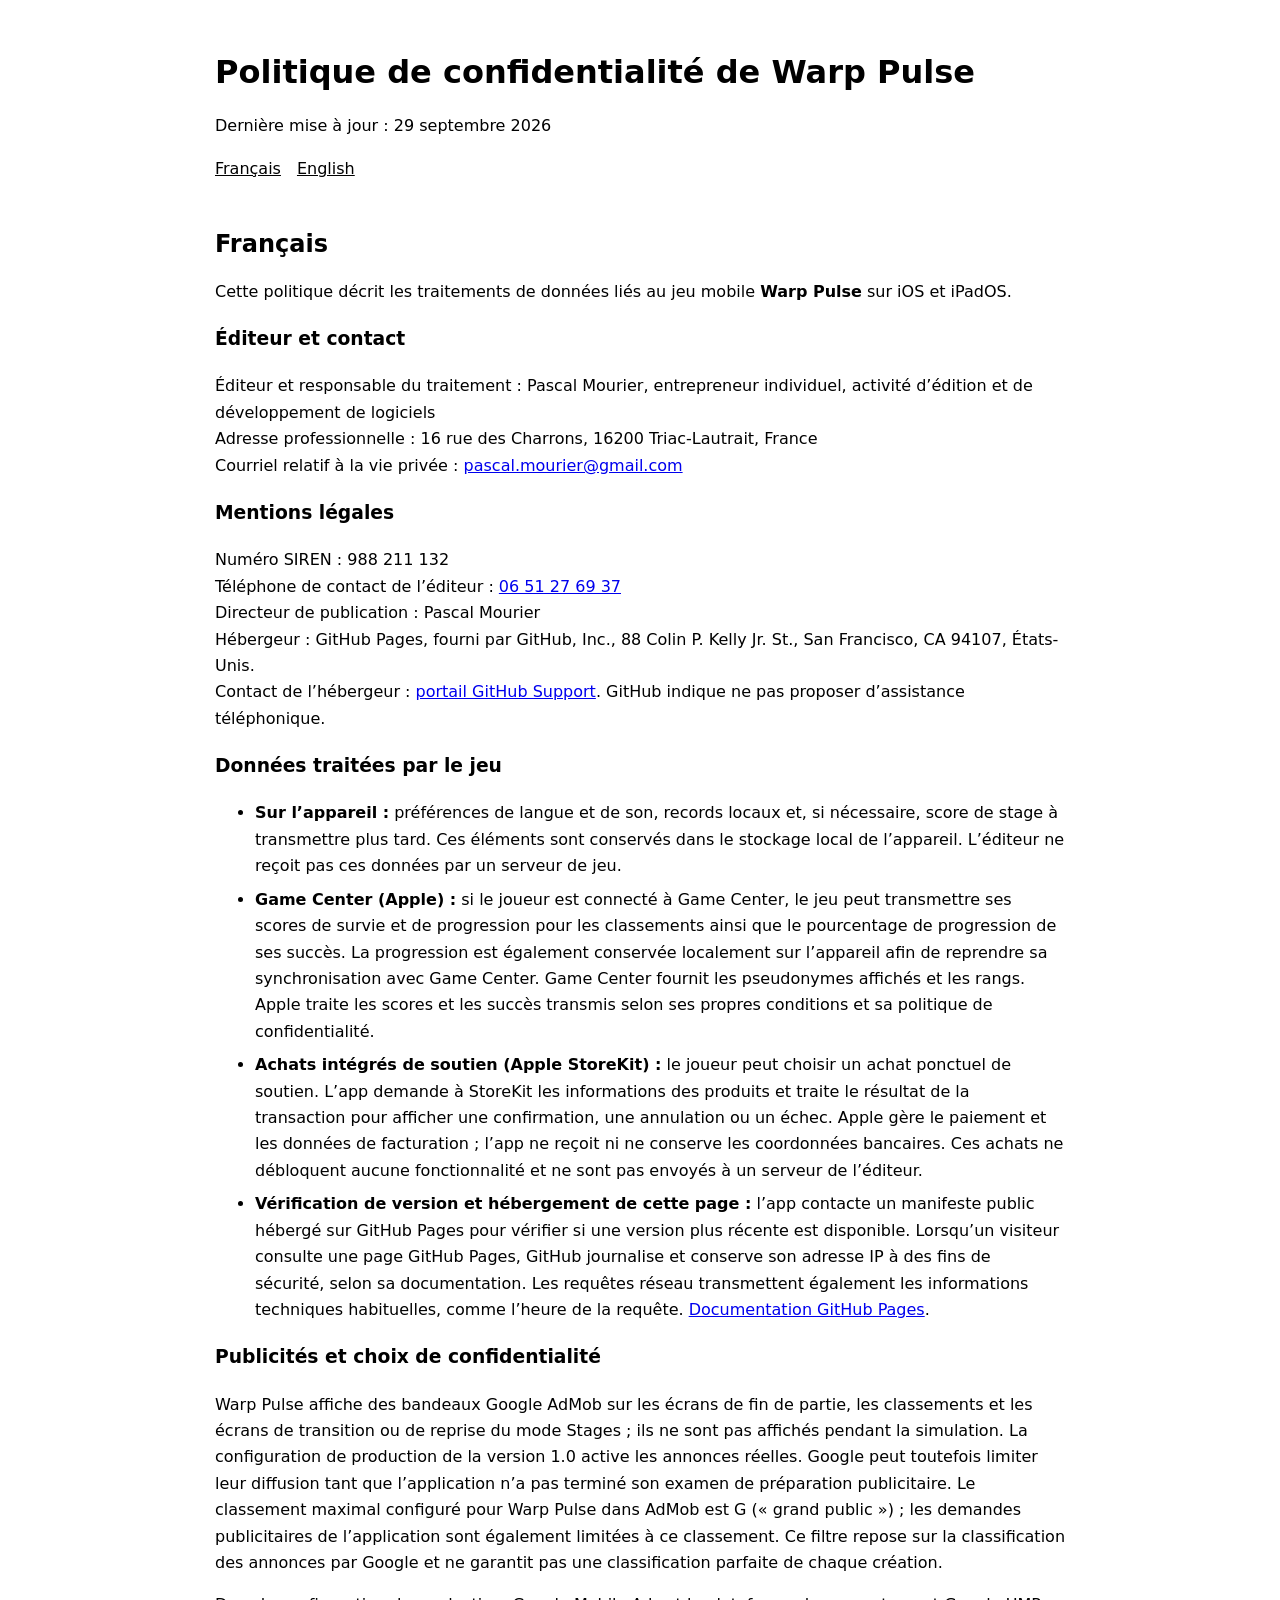
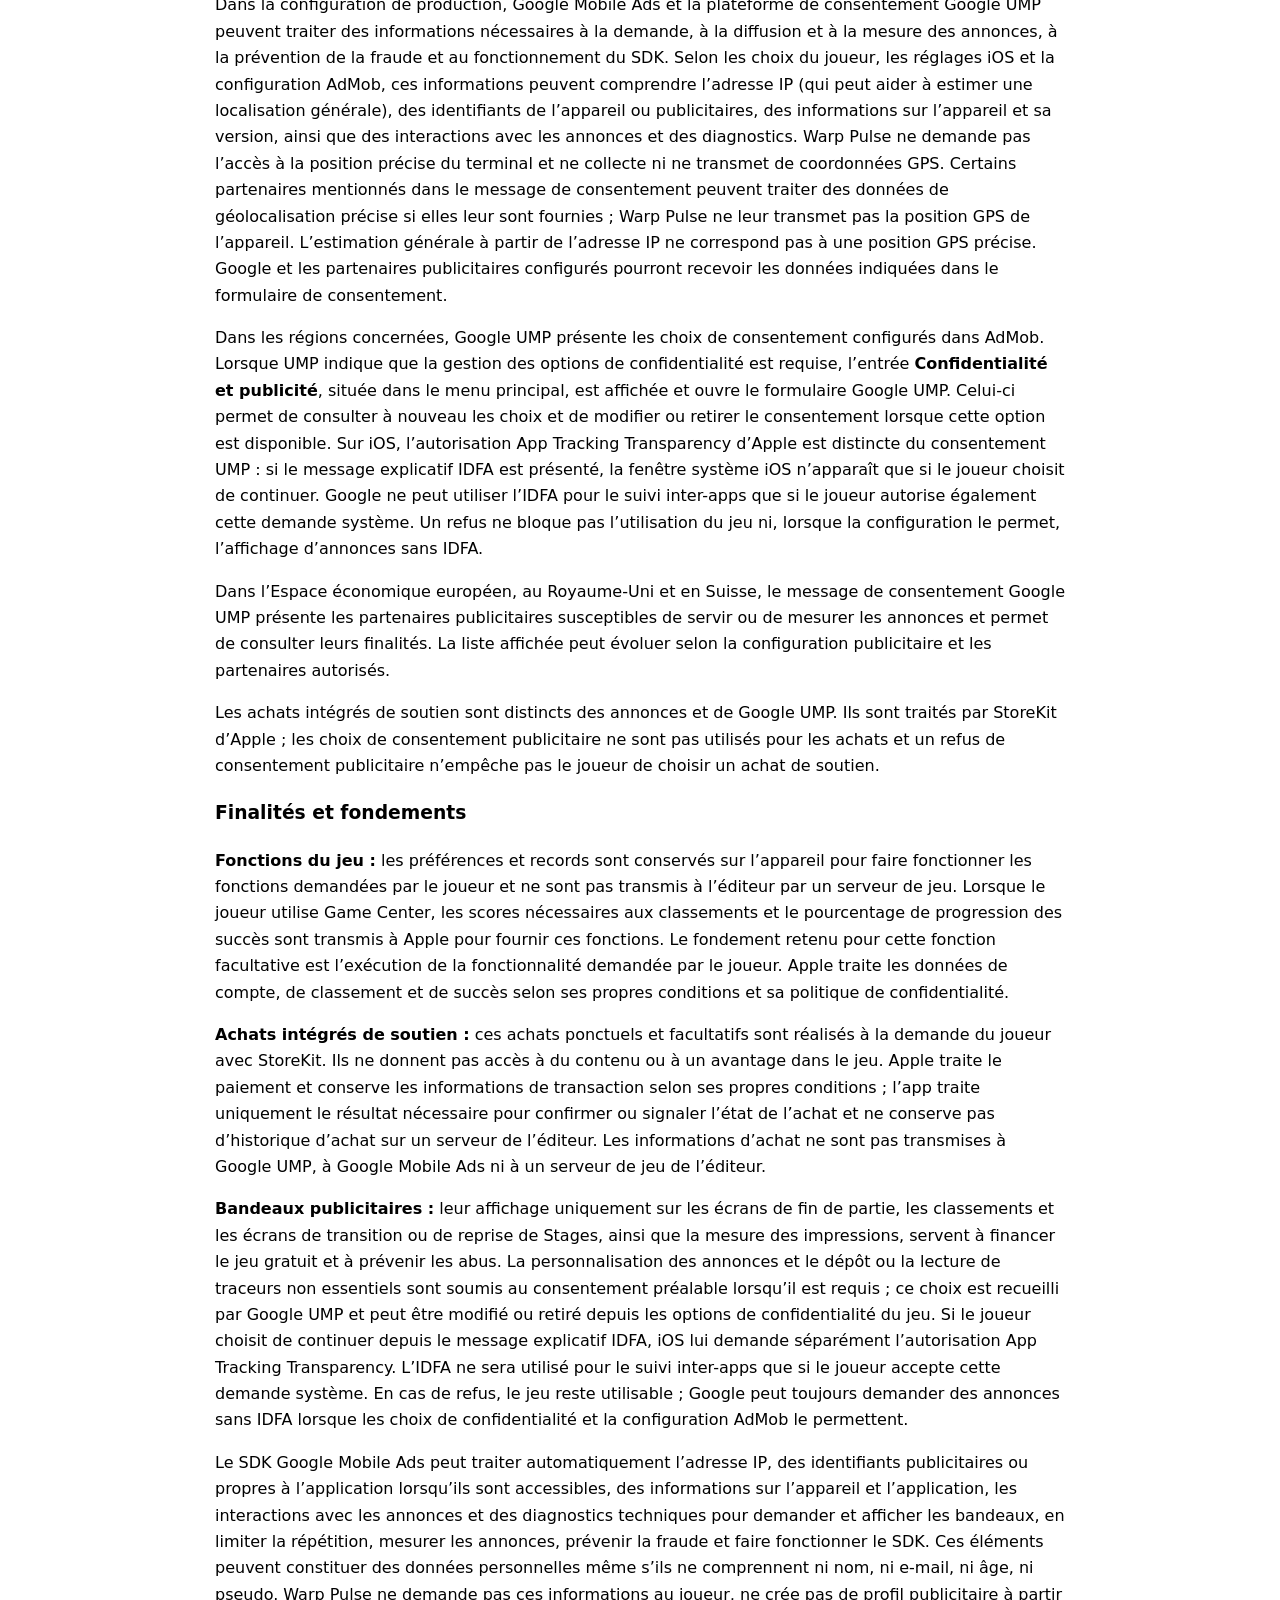
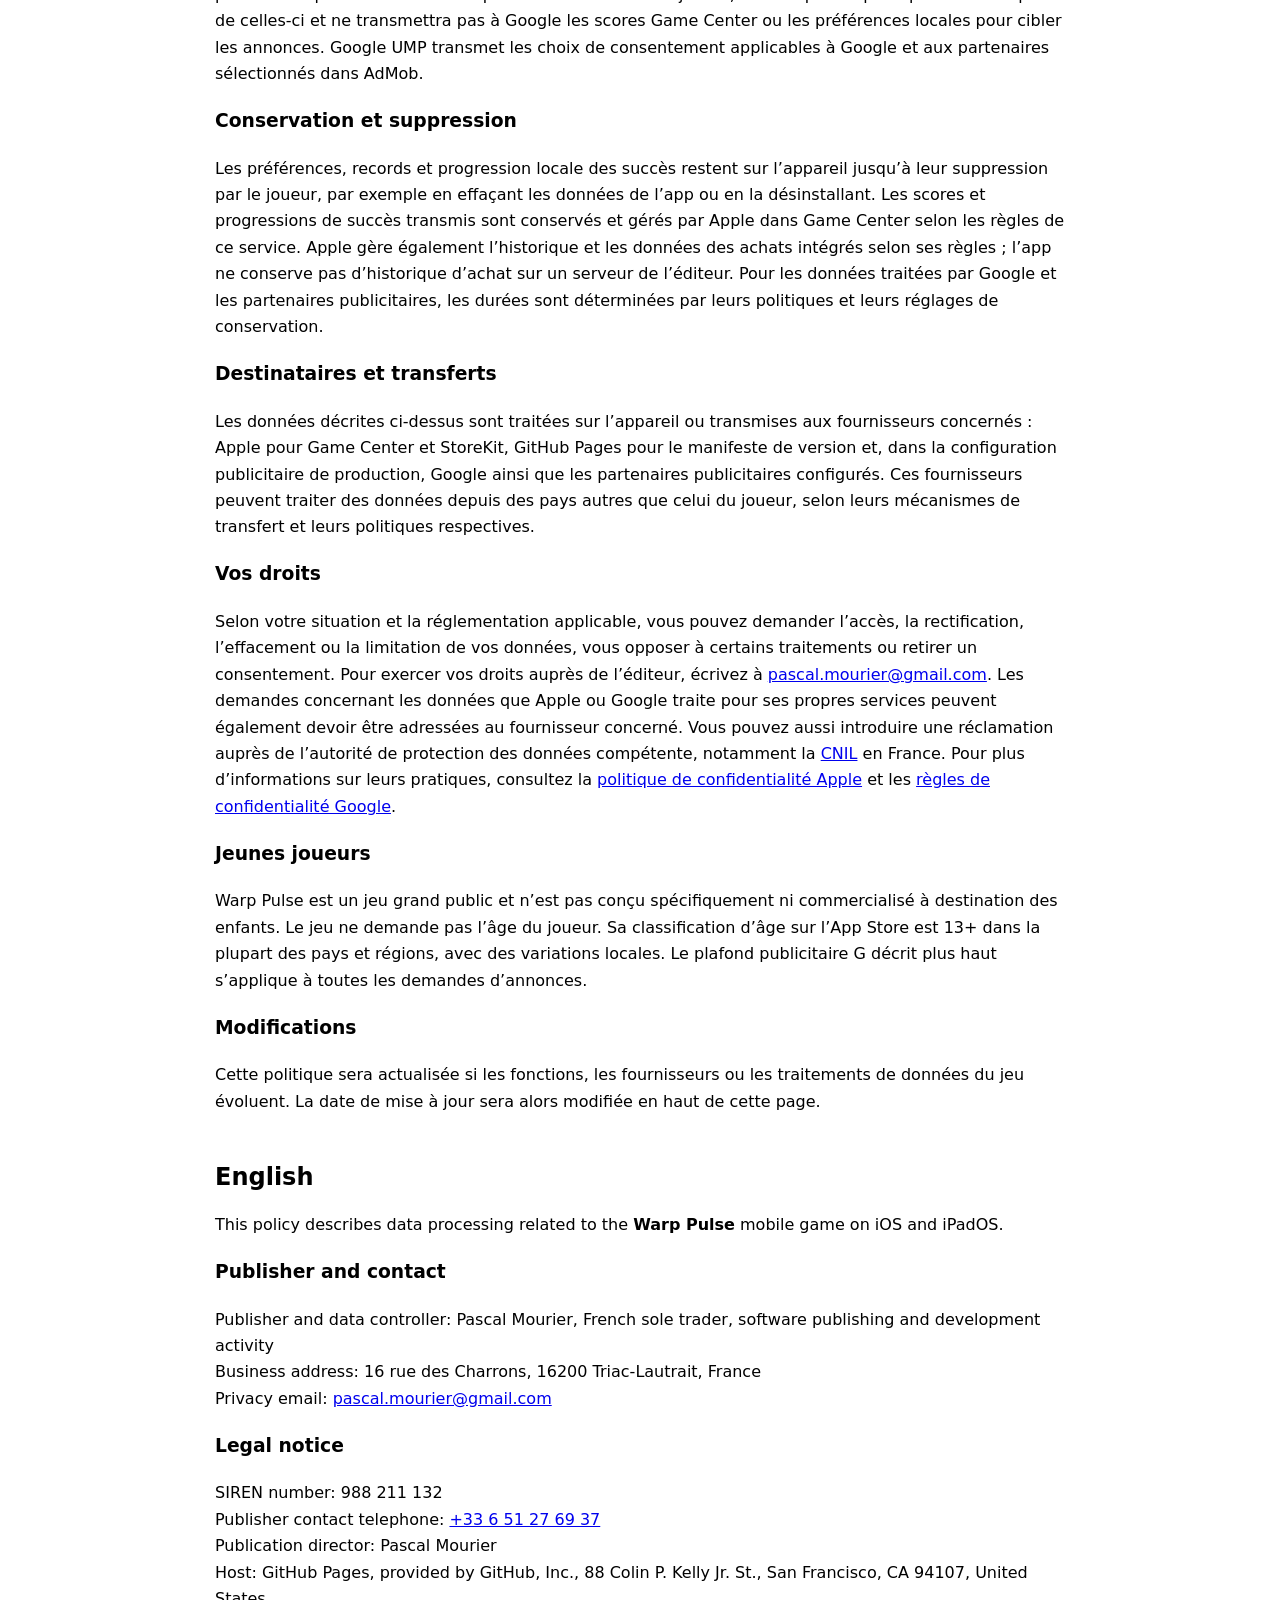
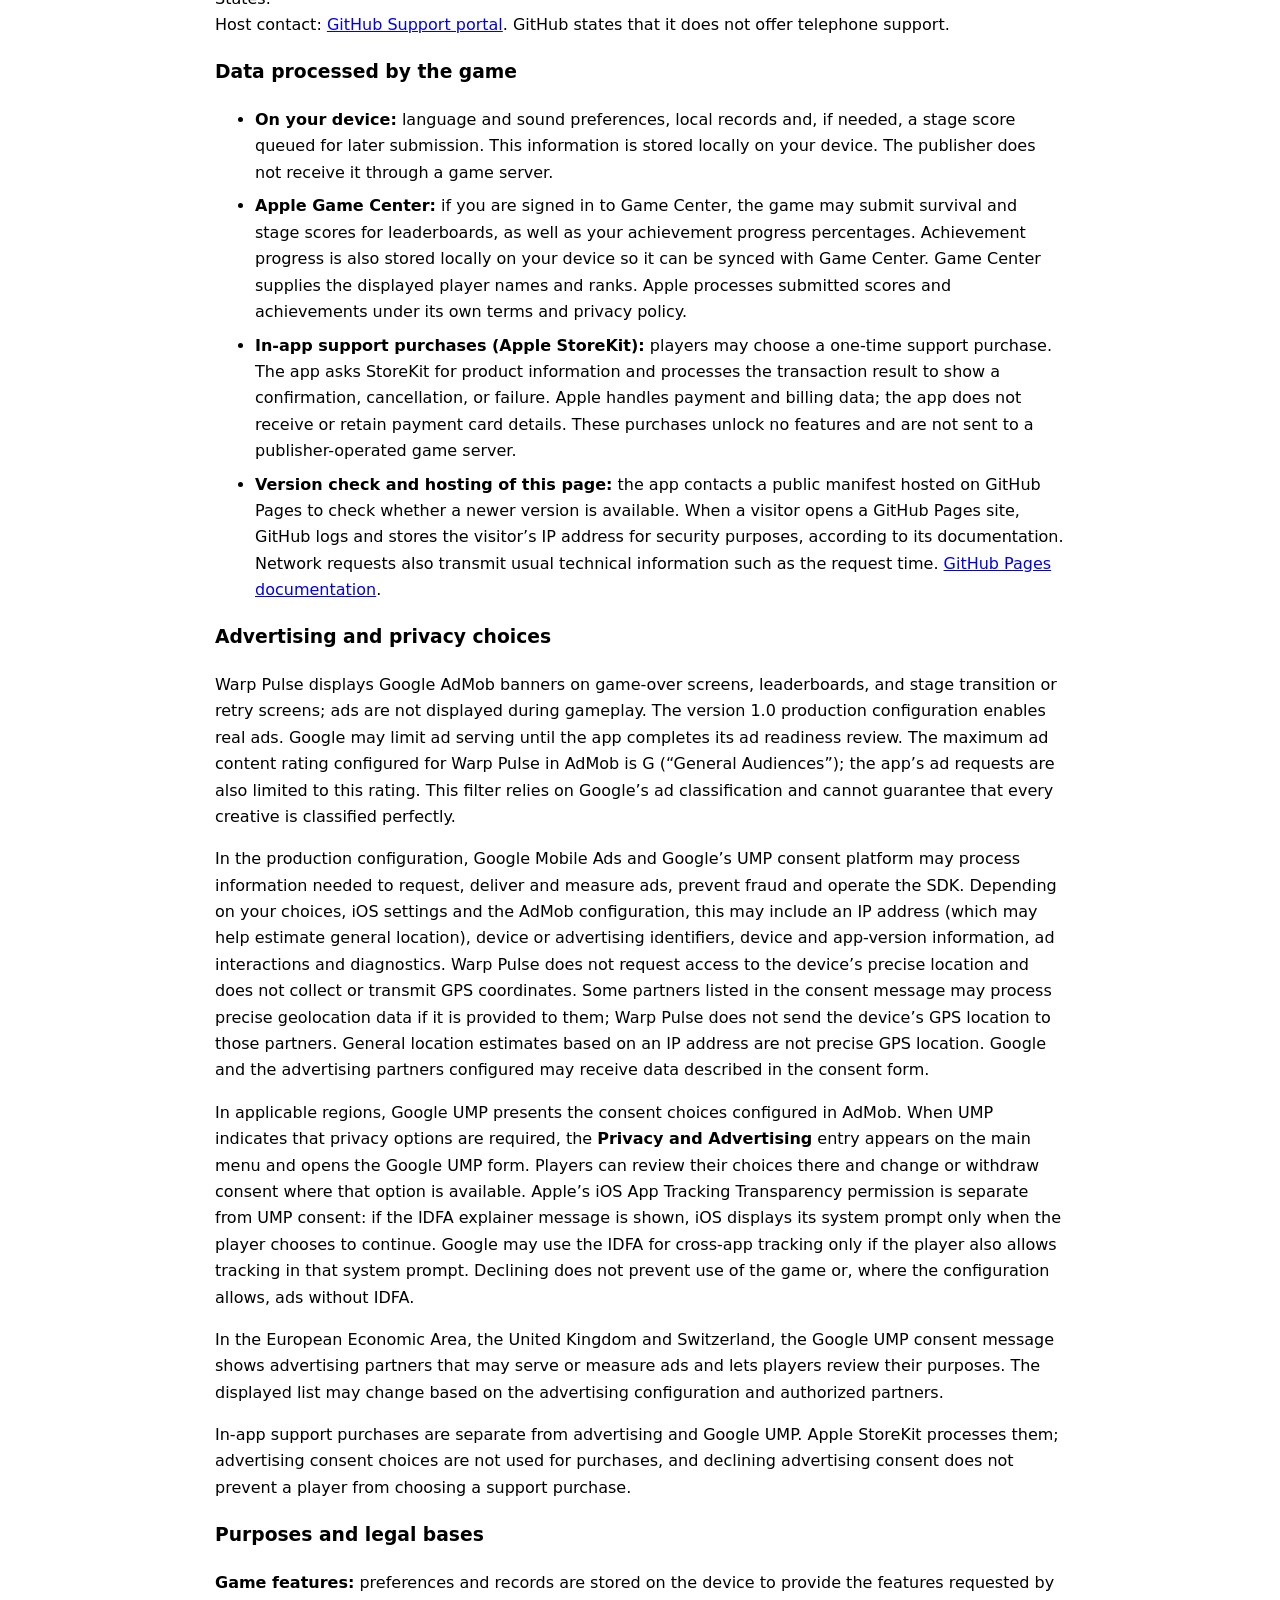
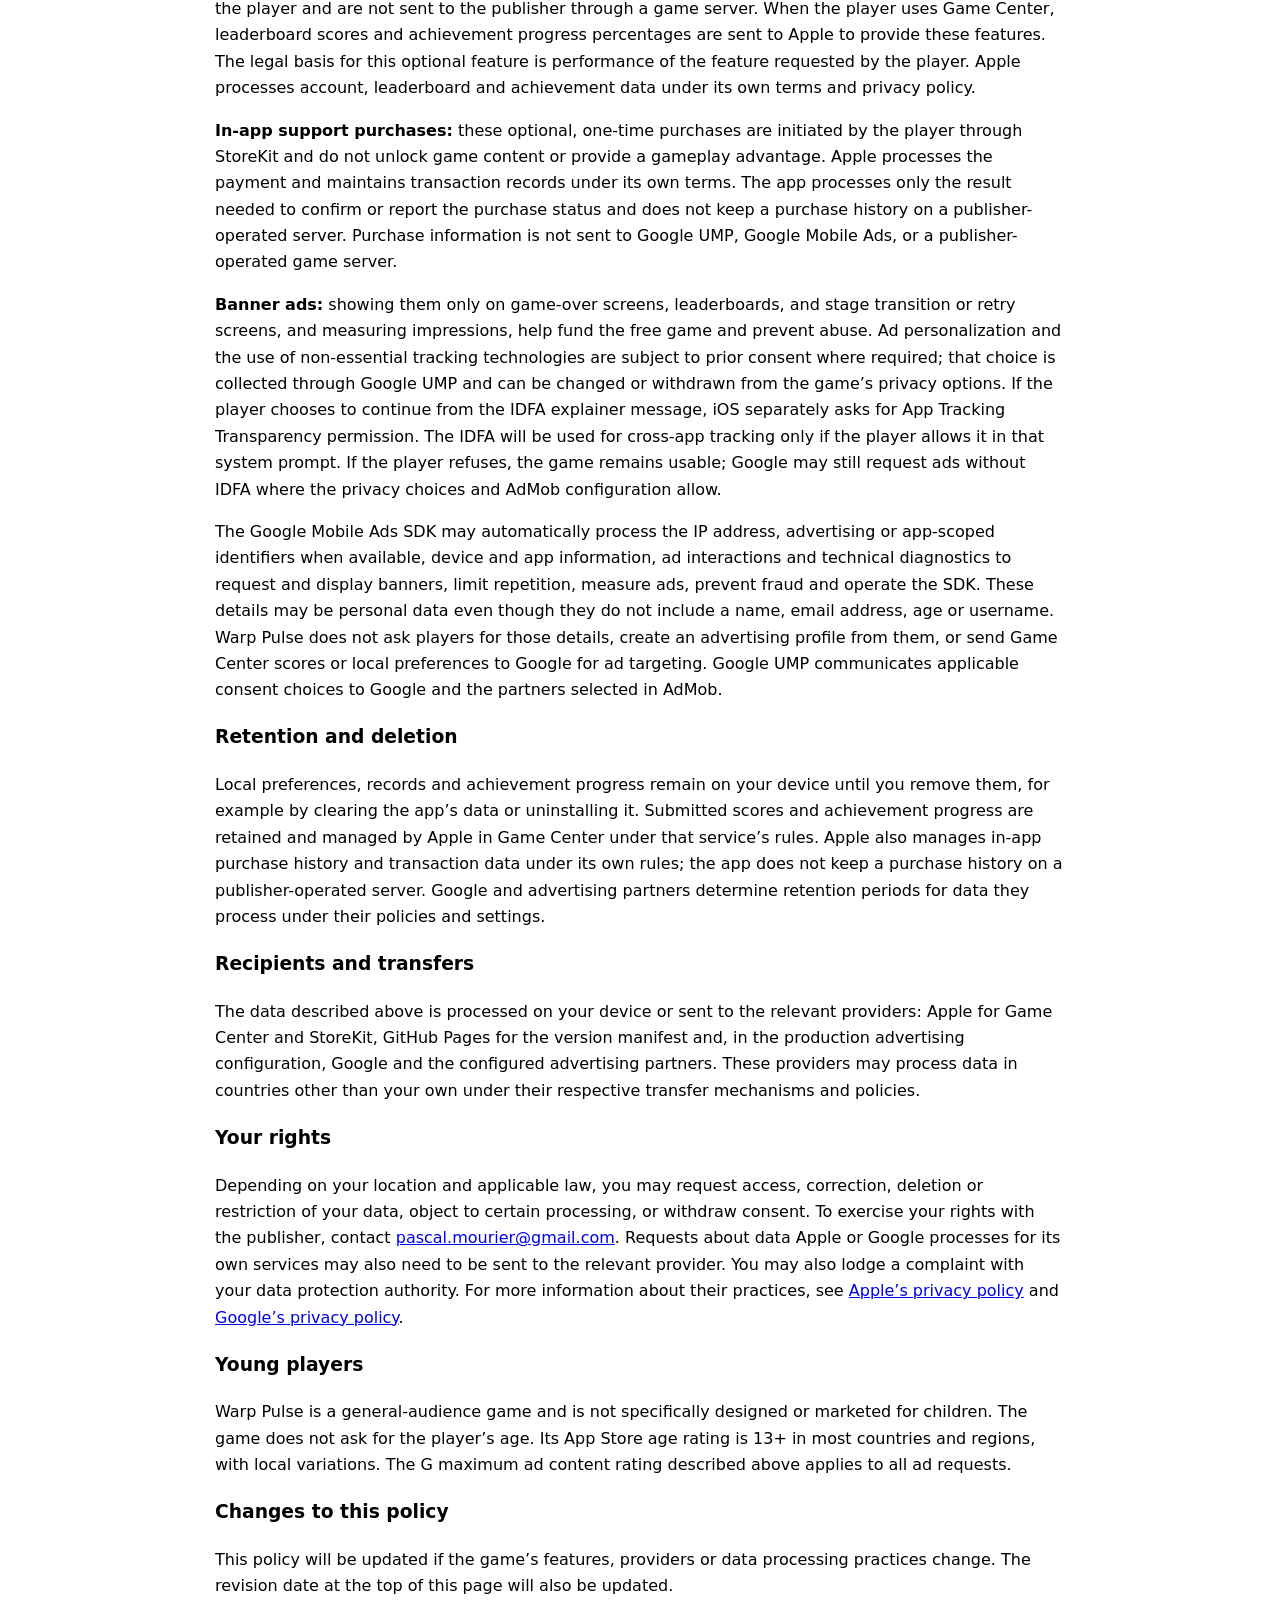
<file: warp-pulse/privacy.html>
<!doctype html>
<html lang="fr">
<head>
  <meta charset="utf-8">
  <meta name="viewport" content="width=device-width, initial-scale=1">
    <meta name="description" content="Politique de confidentialité du jeu Warp Pulse pour iOS et iPadOS.">
  <title>Politique de confidentialité — Warp Pulse</title>
  <style>
    :root { color-scheme: light dark; font: 16px/1.65 system-ui, sans-serif; }
    body { max-width: 850px; margin: 0 auto; padding: 2rem 1.25rem 4rem; }
    h1, h2 { line-height: 1.2; }
    nav { display: flex; gap: 1rem; margin: 1rem 0 2rem; }
    nav a { color: inherit; }
    section { margin-top: 3rem; }
    li { margin: .45rem 0; }
  </style>
</head>
<body>
  <header>
    <h1>Politique de confidentialité de Warp Pulse</h1>
    <p>Dernière mise à jour : 29 septembre 2026</p>
    <nav aria-label="Langues"><a href="#fr">Français</a><a href="#en">English</a></nav>
  </header>

  <main>
    <section id="fr" lang="fr">
      <h2>Français</h2>
      <p>Cette politique décrit les traitements de données liés au jeu mobile <strong>Warp Pulse</strong> sur iOS et iPadOS.</p>

      <h3>Éditeur et contact</h3>
      <p>Éditeur et responsable du traitement : Pascal Mourier, entrepreneur individuel, activité d’édition et de développement de logiciels<br>
        Adresse professionnelle : 16 rue des Charrons, 16200 Triac-Lautrait, France<br>
        Courriel relatif à la vie privée : <a href="mailto:pascal.mourier@gmail.com">pascal.mourier@gmail.com</a></p>

      <h3>Mentions légales</h3>
      <p>Numéro SIREN : 988 211 132<br>
        Téléphone de contact de l’éditeur : <a href="tel:+33651276937">06 51 27 69 37</a><br>
        Directeur de publication : Pascal Mourier<br>
        Hébergeur : GitHub Pages, fourni par GitHub, Inc., 88 Colin P. Kelly Jr. St., San Francisco, CA 94107, États-Unis.<br>
        Contact de l’hébergeur : <a href="https://support.github.com/">portail GitHub Support</a>. GitHub indique ne pas proposer d’assistance téléphonique.<br>
      </p>

      <h3>Données traitées par le jeu</h3>
      <ul>
        <li><strong>Sur l’appareil :</strong> préférences de langue et de son, records locaux et, si nécessaire, score de stage à transmettre plus tard. Ces éléments sont conservés dans le stockage local de l’appareil. L’éditeur ne reçoit pas ces données par un serveur de jeu.</li>
        <li><strong>Game Center (Apple) :</strong> si le joueur est connecté à Game Center, le jeu peut transmettre ses scores de survie et de progression pour les classements ainsi que le pourcentage de progression de ses succès. La progression est également conservée localement sur l’appareil afin de reprendre sa synchronisation avec Game Center. Game Center fournit les pseudonymes affichés et les rangs. Apple traite les scores et les succès transmis selon ses propres conditions et sa politique de confidentialité.</li>
        <li><strong>Achats intégrés de soutien (Apple StoreKit) :</strong> le joueur peut choisir un achat ponctuel de soutien. L’app demande à StoreKit les informations des produits et traite le résultat de la transaction pour afficher une confirmation, une annulation ou un échec. Apple gère le paiement et les données de facturation ; l’app ne reçoit ni ne conserve les coordonnées bancaires. Ces achats ne débloquent aucune fonctionnalité et ne sont pas envoyés à un serveur de l’éditeur.</li>
        <li><strong>Vérification de version et hébergement de cette page :</strong> l’app contacte un manifeste public hébergé sur GitHub Pages pour vérifier si une version plus récente est disponible. Lorsqu’un visiteur consulte une page GitHub Pages, GitHub journalise et conserve son adresse IP à des fins de sécurité, selon sa documentation. Les requêtes réseau transmettent également les informations techniques habituelles, comme l’heure de la requête. <a href="https://docs.github.com/en/pages/getting-started-with-github-pages/what-is-github-pages">Documentation GitHub Pages</a>.</li>
      </ul>

      <h3>Publicités et choix de confidentialité</h3>
      <p>Warp Pulse affiche des bandeaux Google AdMob sur les écrans de fin de partie, les classements et les écrans de transition ou de reprise du mode Stages ; ils ne sont pas affichés pendant la simulation. La configuration de production de la version 1.0 active les annonces réelles. Google peut toutefois limiter leur diffusion tant que l’application n’a pas terminé son examen de préparation publicitaire. Le classement maximal configuré pour Warp Pulse dans AdMob est G (« grand public ») ; les demandes publicitaires de l’application sont également limitées à ce classement. Ce filtre repose sur la classification des annonces par Google et ne garantit pas une classification parfaite de chaque création.</p>
      <p>Dans la configuration de production, Google Mobile Ads et la plateforme de consentement Google UMP peuvent traiter des informations nécessaires à la demande, à la diffusion et à la mesure des annonces, à la prévention de la fraude et au fonctionnement du SDK. Selon les choix du joueur, les réglages iOS et la configuration AdMob, ces informations peuvent comprendre l’adresse IP (qui peut aider à estimer une localisation générale), des identifiants de l’appareil ou publicitaires, des informations sur l’appareil et sa version, ainsi que des interactions avec les annonces et des diagnostics. Warp Pulse ne demande pas l’accès à la position précise du terminal et ne collecte ni ne transmet de coordonnées GPS. Certains partenaires mentionnés dans le message de consentement peuvent traiter des données de géolocalisation précise si elles leur sont fournies ; Warp Pulse ne leur transmet pas la position GPS de l’appareil. L’estimation générale à partir de l’adresse IP ne correspond pas à une position GPS précise. Google et les partenaires publicitaires configurés pourront recevoir les données indiquées dans le formulaire de consentement.</p>
      <p>Dans les régions concernées, Google UMP présente les choix de consentement configurés dans AdMob. Lorsque UMP indique que la gestion des options de confidentialité est requise, l’entrée <strong>Confidentialité et publicité</strong>, située dans le menu principal, est affichée et ouvre le formulaire Google UMP. Celui-ci permet de consulter à nouveau les choix et de modifier ou retirer le consentement lorsque cette option est disponible. Sur iOS, l’autorisation App Tracking Transparency d’Apple est distincte du consentement UMP : si le message explicatif IDFA est présenté, la fenêtre système iOS n’apparaît que si le joueur choisit de continuer. Google ne peut utiliser l’IDFA pour le suivi inter-apps que si le joueur autorise également cette demande système. Un refus ne bloque pas l’utilisation du jeu ni, lorsque la configuration le permet, l’affichage d’annonces sans IDFA.</p>
      <p>Dans l’Espace économique européen, au Royaume-Uni et en Suisse, le message de consentement Google UMP présente les partenaires publicitaires susceptibles de servir ou de mesurer les annonces et permet de consulter leurs finalités. La liste affichée peut évoluer selon la configuration publicitaire et les partenaires autorisés.</p>
      <p>Les achats intégrés de soutien sont distincts des annonces et de Google UMP. Ils sont traités par StoreKit d’Apple ; les choix de consentement publicitaire ne sont pas utilisés pour les achats et un refus de consentement publicitaire n’empêche pas le joueur de choisir un achat de soutien.</p>

      <h3>Finalités et fondements</h3>
      <p><strong>Fonctions du jeu :</strong> les préférences et records sont conservés sur l’appareil pour faire fonctionner les fonctions demandées par le joueur et ne sont pas transmis à l’éditeur par un serveur de jeu. Lorsque le joueur utilise Game Center, les scores nécessaires aux classements et le pourcentage de progression des succès sont transmis à Apple pour fournir ces fonctions. Le fondement retenu pour cette fonction facultative est l’exécution de la fonctionnalité demandée par le joueur. Apple traite les données de compte, de classement et de succès selon ses propres conditions et sa politique de confidentialité.</p>
      <p><strong>Achats intégrés de soutien :</strong> ces achats ponctuels et facultatifs sont réalisés à la demande du joueur avec StoreKit. Ils ne donnent pas accès à du contenu ou à un avantage dans le jeu. Apple traite le paiement et conserve les informations de transaction selon ses propres conditions ; l’app traite uniquement le résultat nécessaire pour confirmer ou signaler l’état de l’achat et ne conserve pas d’historique d’achat sur un serveur de l’éditeur. Les informations d’achat ne sont pas transmises à Google UMP, à Google Mobile Ads ni à un serveur de jeu de l’éditeur.</p>
      <p><strong>Bandeaux publicitaires :</strong> leur affichage uniquement sur les écrans de fin de partie, les classements et les écrans de transition ou de reprise de Stages, ainsi que la mesure des impressions, servent à financer le jeu gratuit et à prévenir les abus. La personnalisation des annonces et le dépôt ou la lecture de traceurs non essentiels sont soumis au consentement préalable lorsqu’il est requis ; ce choix est recueilli par Google UMP et peut être modifié ou retiré depuis les options de confidentialité du jeu. Si le joueur choisit de continuer depuis le message explicatif IDFA, iOS lui demande séparément l’autorisation App Tracking Transparency. L’IDFA ne sera utilisé pour le suivi inter-apps que si le joueur accepte cette demande système. En cas de refus, le jeu reste utilisable ; Google peut toujours demander des annonces sans IDFA lorsque les choix de confidentialité et la configuration AdMob le permettent.</p>
      <p>Le SDK Google Mobile Ads peut traiter automatiquement l’adresse IP, des identifiants publicitaires ou propres à l’application lorsqu’ils sont accessibles, des informations sur l’appareil et l’application, les interactions avec les annonces et des diagnostics techniques pour demander et afficher les bandeaux, en limiter la répétition, mesurer les annonces, prévenir la fraude et faire fonctionner le SDK. Ces éléments peuvent constituer des données personnelles même s’ils ne comprennent ni nom, ni e-mail, ni âge, ni pseudo. Warp Pulse ne demande pas ces informations au joueur, ne crée pas de profil publicitaire à partir de celles-ci et ne transmettra pas à Google les scores Game Center ou les préférences locales pour cibler les annonces. Google UMP transmet les choix de consentement applicables à Google et aux partenaires sélectionnés dans AdMob.</p>

      <h3>Conservation et suppression</h3>
      <p>Les préférences, records et progression locale des succès restent sur l’appareil jusqu’à leur suppression par le joueur, par exemple en effaçant les données de l’app ou en la désinstallant. Les scores et progressions de succès transmis sont conservés et gérés par Apple dans Game Center selon les règles de ce service. Apple gère également l’historique et les données des achats intégrés selon ses règles ; l’app ne conserve pas d’historique d’achat sur un serveur de l’éditeur. Pour les données traitées par Google et les partenaires publicitaires, les durées sont déterminées par leurs politiques et leurs réglages de conservation.</p>

      <h3>Destinataires et transferts</h3>
      <p>Les données décrites ci-dessus sont traitées sur l’appareil ou transmises aux fournisseurs concernés : Apple pour Game Center et StoreKit, GitHub Pages pour le manifeste de version et, dans la configuration publicitaire de production, Google ainsi que les partenaires publicitaires configurés. Ces fournisseurs peuvent traiter des données depuis des pays autres que celui du joueur, selon leurs mécanismes de transfert et leurs politiques respectives.</p>

      <h3>Vos droits</h3>
      <p>Selon votre situation et la réglementation applicable, vous pouvez demander l’accès, la rectification, l’effacement ou la limitation de vos données, vous opposer à certains traitements ou retirer un consentement. Pour exercer vos droits auprès de l’éditeur, écrivez à <a href="mailto:pascal.mourier@gmail.com">pascal.mourier@gmail.com</a>. Les demandes concernant les données que Apple ou Google traite pour ses propres services peuvent également devoir être adressées au fournisseur concerné. Vous pouvez aussi introduire une réclamation auprès de l’autorité de protection des données compétente, notamment la <a href="https://www.cnil.fr/">CNIL</a> en France. Pour plus d’informations sur leurs pratiques, consultez la <a href="https://www.apple.com/legal/privacy/">politique de confidentialité Apple</a> et les <a href="https://policies.google.com/privacy">règles de confidentialité Google</a>.</p>

      <h3>Jeunes joueurs</h3>
      <p>Warp Pulse est un jeu grand public et n’est pas conçu spécifiquement ni commercialisé à destination des enfants. Le jeu ne demande pas l’âge du joueur. Sa classification d’âge sur l’App Store est 13+ dans la plupart des pays et régions, avec des variations locales. Le plafond publicitaire G décrit plus haut s’applique à toutes les demandes d’annonces.</p>

      <h3>Modifications</h3>
      <p>Cette politique sera actualisée si les fonctions, les fournisseurs ou les traitements de données du jeu évoluent. La date de mise à jour sera alors modifiée en haut de cette page.</p>
    </section>

    <section id="en" lang="en">
      <h2>English</h2>
      <p>This policy describes data processing related to the <strong>Warp Pulse</strong> mobile game on iOS and iPadOS.</p>

      <h3>Publisher and contact</h3>
      <p>Publisher and data controller: Pascal Mourier, French sole trader, software publishing and development activity<br>
        Business address: 16 rue des Charrons, 16200 Triac-Lautrait, France<br>
        Privacy email: <a href="mailto:pascal.mourier@gmail.com">pascal.mourier@gmail.com</a></p>

      <h3>Legal notice</h3>
      <p>SIREN number: 988 211 132<br>
        Publisher contact telephone: <a href="tel:+33651276937">+33 6 51 27 69 37</a><br>
        Publication director: Pascal Mourier<br>
        Host: GitHub Pages, provided by GitHub, Inc., 88 Colin P. Kelly Jr. St., San Francisco, CA 94107, United States.<br>
        Host contact: <a href="https://support.github.com/">GitHub Support portal</a>. GitHub states that it does not offer telephone support.<br>
      </p>

      <h3>Data processed by the game</h3>
      <ul>
        <li><strong>On your device:</strong> language and sound preferences, local records and, if needed, a stage score queued for later submission. This information is stored locally on your device. The publisher does not receive it through a game server.</li>
        <li><strong>Apple Game Center:</strong> if you are signed in to Game Center, the game may submit survival and stage scores for leaderboards, as well as your achievement progress percentages. Achievement progress is also stored locally on your device so it can be synced with Game Center. Game Center supplies the displayed player names and ranks. Apple processes submitted scores and achievements under its own terms and privacy policy.</li>
        <li><strong>In-app support purchases (Apple StoreKit):</strong> players may choose a one-time support purchase. The app asks StoreKit for product information and processes the transaction result to show a confirmation, cancellation, or failure. Apple handles payment and billing data; the app does not receive or retain payment card details. These purchases unlock no features and are not sent to a publisher-operated game server.</li>
        <li><strong>Version check and hosting of this page:</strong> the app contacts a public manifest hosted on GitHub Pages to check whether a newer version is available. When a visitor opens a GitHub Pages site, GitHub logs and stores the visitor’s IP address for security purposes, according to its documentation. Network requests also transmit usual technical information such as the request time. <a href="https://docs.github.com/en/pages/getting-started-with-github-pages/what-is-github-pages">GitHub Pages documentation</a>.</li>
      </ul>

      <h3>Advertising and privacy choices</h3>
      <p>Warp Pulse displays Google AdMob banners on game-over screens, leaderboards, and stage transition or retry screens; ads are not displayed during gameplay. The version 1.0 production configuration enables real ads. Google may limit ad serving until the app completes its ad readiness review. The maximum ad content rating configured for Warp Pulse in AdMob is G (“General Audiences”); the app’s ad requests are also limited to this rating. This filter relies on Google’s ad classification and cannot guarantee that every creative is classified perfectly.</p>
      <p>In the production configuration, Google Mobile Ads and Google’s UMP consent platform may process information needed to request, deliver and measure ads, prevent fraud and operate the SDK. Depending on your choices, iOS settings and the AdMob configuration, this may include an IP address (which may help estimate general location), device or advertising identifiers, device and app-version information, ad interactions and diagnostics. Warp Pulse does not request access to the device’s precise location and does not collect or transmit GPS coordinates. Some partners listed in the consent message may process precise geolocation data if it is provided to them; Warp Pulse does not send the device’s GPS location to those partners. General location estimates based on an IP address are not precise GPS location. Google and the advertising partners configured may receive data described in the consent form.</p>
      <p>In applicable regions, Google UMP presents the consent choices configured in AdMob. When UMP indicates that privacy options are required, the <strong>Privacy and Advertising</strong> entry appears on the main menu and opens the Google UMP form. Players can review their choices there and change or withdraw consent where that option is available. Apple’s iOS App Tracking Transparency permission is separate from UMP consent: if the IDFA explainer message is shown, iOS displays its system prompt only when the player chooses to continue. Google may use the IDFA for cross-app tracking only if the player also allows tracking in that system prompt. Declining does not prevent use of the game or, where the configuration allows, ads without IDFA.</p>
      <p>In the European Economic Area, the United Kingdom and Switzerland, the Google UMP consent message shows advertising partners that may serve or measure ads and lets players review their purposes. The displayed list may change based on the advertising configuration and authorized partners.</p>
      <p>In-app support purchases are separate from advertising and Google UMP. Apple StoreKit processes them; advertising consent choices are not used for purchases, and declining advertising consent does not prevent a player from choosing a support purchase.</p>

      <h3>Purposes and legal bases</h3>
      <p><strong>Game features:</strong> preferences and records are stored on the device to provide the features requested by the player and are not sent to the publisher through a game server. When the player uses Game Center, leaderboard scores and achievement progress percentages are sent to Apple to provide these features. The legal basis for this optional feature is performance of the feature requested by the player. Apple processes account, leaderboard and achievement data under its own terms and privacy policy.</p>
      <p><strong>In-app support purchases:</strong> these optional, one-time purchases are initiated by the player through StoreKit and do not unlock game content or provide a gameplay advantage. Apple processes the payment and maintains transaction records under its own terms. The app processes only the result needed to confirm or report the purchase status and does not keep a purchase history on a publisher-operated server. Purchase information is not sent to Google UMP, Google Mobile Ads, or a publisher-operated game server.</p>
      <p><strong>Banner ads:</strong> showing them only on game-over screens, leaderboards, and stage transition or retry screens, and measuring impressions, help fund the free game and prevent abuse. Ad personalization and the use of non-essential tracking technologies are subject to prior consent where required; that choice is collected through Google UMP and can be changed or withdrawn from the game’s privacy options. If the player chooses to continue from the IDFA explainer message, iOS separately asks for App Tracking Transparency permission. The IDFA will be used for cross-app tracking only if the player allows it in that system prompt. If the player refuses, the game remains usable; Google may still request ads without IDFA where the privacy choices and AdMob configuration allow.</p>
      <p>The Google Mobile Ads SDK may automatically process the IP address, advertising or app-scoped identifiers when available, device and app information, ad interactions and technical diagnostics to request and display banners, limit repetition, measure ads, prevent fraud and operate the SDK. These details may be personal data even though they do not include a name, email address, age or username. Warp Pulse does not ask players for those details, create an advertising profile from them, or send Game Center scores or local preferences to Google for ad targeting. Google UMP communicates applicable consent choices to Google and the partners selected in AdMob.</p>

      <h3>Retention and deletion</h3>
      <p>Local preferences, records and achievement progress remain on your device until you remove them, for example by clearing the app’s data or uninstalling it. Submitted scores and achievement progress are retained and managed by Apple in Game Center under that service’s rules. Apple also manages in-app purchase history and transaction data under its own rules; the app does not keep a purchase history on a publisher-operated server. Google and advertising partners determine retention periods for data they process under their policies and settings.</p>

      <h3>Recipients and transfers</h3>
      <p>The data described above is processed on your device or sent to the relevant providers: Apple for Game Center and StoreKit, GitHub Pages for the version manifest and, in the production advertising configuration, Google and the configured advertising partners. These providers may process data in countries other than your own under their respective transfer mechanisms and policies.</p>

      <h3>Your rights</h3>
      <p>Depending on your location and applicable law, you may request access, correction, deletion or restriction of your data, object to certain processing, or withdraw consent. To exercise your rights with the publisher, contact <a href="mailto:pascal.mourier@gmail.com">pascal.mourier@gmail.com</a>. Requests about data Apple or Google processes for its own services may also need to be sent to the relevant provider. You may also lodge a complaint with your data protection authority. For more information about their practices, see <a href="https://www.apple.com/legal/privacy/">Apple’s privacy policy</a> and <a href="https://policies.google.com/privacy">Google’s privacy policy</a>.</p>

      <h3>Young players</h3>
      <p>Warp Pulse is a general-audience game and is not specifically designed or marketed for children. The game does not ask for the player’s age. Its App Store age rating is 13+ in most countries and regions, with local variations. The G maximum ad content rating described above applies to all ad requests.</p>

      <h3>Changes to this policy</h3>
      <p>This policy will be updated if the game’s features, providers or data processing practices change. The revision date at the top of this page will also be updated.</p>
    </section>
  </main>
</body>
</html>
</file>
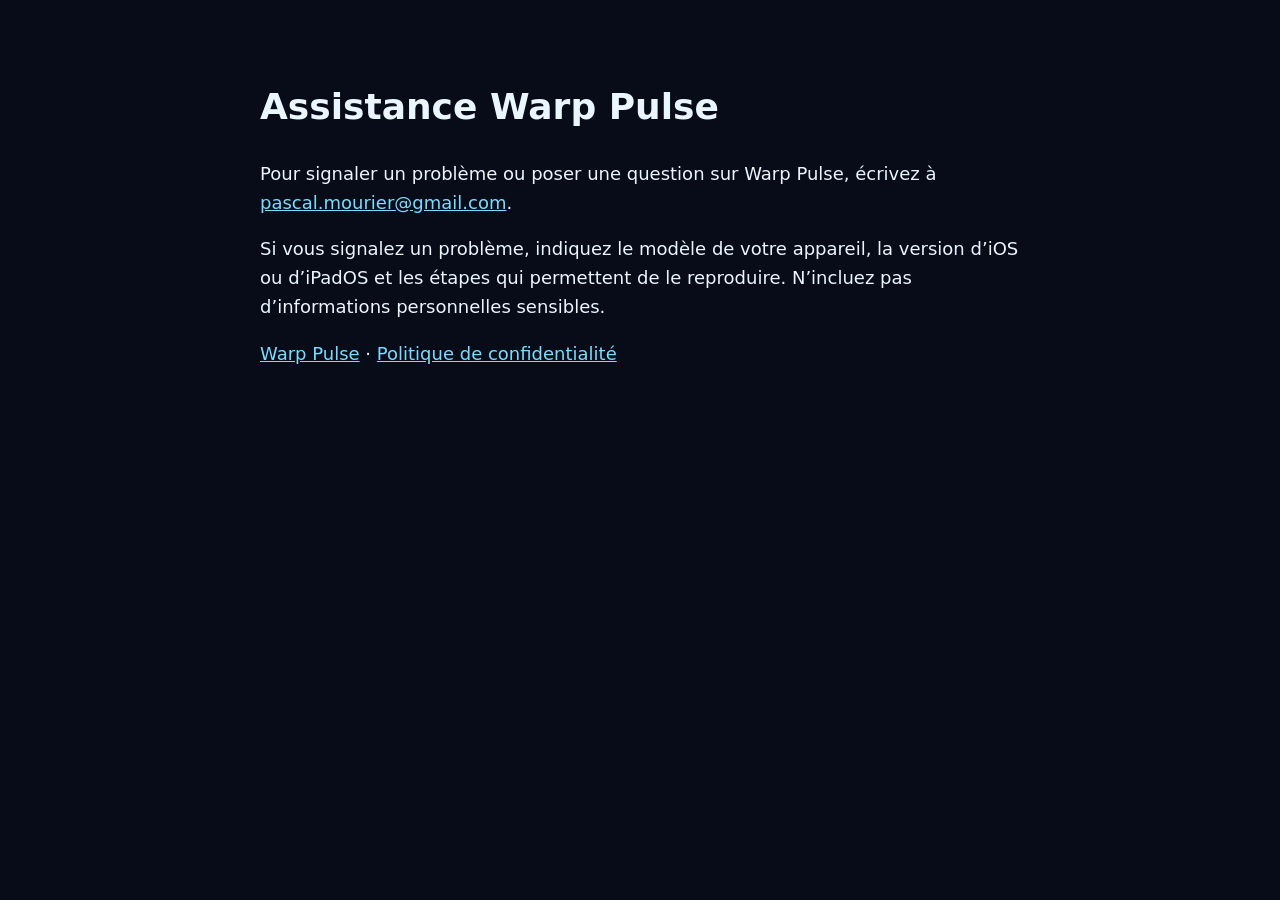
<file: warp-pulse/support.html>
<!doctype html>
<html lang="fr">
<head>
  <meta charset="utf-8">
  <meta name="viewport" content="width=device-width, initial-scale=1">
  <meta name="description" content="Assistance pour Warp Pulse sur iPhone et iPad.">
  <title>Assistance — Warp Pulse</title>
  <style>
    :root { color-scheme: dark; font: 18px/1.6 system-ui, sans-serif; }
    body { max-width: 760px; margin: 0 auto; padding: 3rem 1.25rem; background: #080b18; color: #e9f5ff; }
    a { color: #79dcff; }
  </style>
</head>
<body>
  <main>
    <h1>Assistance Warp Pulse</h1>
    <p>Pour signaler un problème ou poser une question sur Warp Pulse, écrivez à <a href="mailto:pascal.mourier@gmail.com">pascal.mourier@gmail.com</a>.</p>
    <p>Si vous signalez un problème, indiquez le modèle de votre appareil, la version d’iOS ou d’iPadOS et les étapes qui permettent de le reproduire. N’incluez pas d’informations personnelles sensibles.</p>
    <p><a href="index.html">Warp Pulse</a> · <a href="privacy.html">Politique de confidentialité</a></p>
  </main>
</body>
</html>
</file>
<file: maconjugaison/site.css>
:root{color-scheme:light;--ink:#172033;--muted:#596579;--paper:#f3f4f6;--white:#fff;--line:#dfe4ed;--blue:#1e40af;--blue-soft:#e8f1ff;--orange:#a64916;--orange-soft:#fff1df;--green:#166534;--green-soft:#e7f7ee;--yellow:#e6ad27;--lilac:#eeeaff;font-family:-apple-system,BlinkMacSystemFont,"Segoe UI",sans-serif;font-synthesis:none;text-rendering:optimizeLegibility}*{box-sizing:border-box}html{scroll-behavior:smooth;scroll-padding-top:30px}body{margin:0;color:var(--ink);background:var(--paper);line-height:1.58}img{display:block;max-width:100%}a{color:inherit}a:focus-visible,summary:focus-visible{outline:3px solid #f08a2b;outline-offset:4px;border-radius:8px}.shell{width:min(1140px,calc(100% - 40px));margin:0 auto}.site-header{display:flex;align-items:center;justify-content:space-between;gap:25px;padding:18px 3px}.brand,.footer-brand{display:flex;align-items:center;gap:10px;text-decoration:none;font-weight:850;letter-spacing:-.025em}.brand img{width:44px;height:44px;border-radius:14px}.brand span{font-size:1.14rem}.site-header nav{display:flex;align-items:center;gap:28px;font-size:.91rem;font-weight:700}.site-header nav a{text-decoration:none;color:#48546a}.site-header nav a:hover,.text-link:hover,.footer>a:hover{color:var(--blue)}.site-header nav .nav-help{color:var(--blue)}.panel{background:var(--white);border:1px solid var(--line);border-radius:30px;box-shadow:0 16px 45px rgb(28 42 72 / 5%)}.hero{position:relative;display:grid;grid-template-columns:1.1fr .9fr;align-items:center;gap:25px;padding:clamp(30px,5.6vw,68px);overflow:hidden;background:linear-gradient(135deg,#fff 0%,#fff 55%,#f3f7ff 100%)}.hero-copy{position:relative;z-index:1}.eyebrow{margin:0 0 12px;color:#45558d;font-size:.75rem;font-weight:850;letter-spacing:.12em;text-transform:uppercase}.dot{display:inline-block;width:8px;height:8px;margin-right:7px;border-radius:50%;background:#f6a92f;vertical-align:1px}.hero h1{margin:0;font-size:clamp(3rem,6.3vw,5.2rem);line-height:.99;letter-spacing:-.07em}.hero h1 em,.parents-copy h2 em{font-family:Georgia,serif;font-weight:500;color:var(--blue);letter-spacing:-.06em}.lead{max-width:570px;margin:22px 0 0;color:var(--muted);font-size:clamp(1.04rem,1.5vw,1.17rem)}.actions{display:flex;flex-wrap:wrap;gap:10px;margin-top:27px}.button{display:inline-flex;min-height:48px;align-items:center;justify-content:center;gap:10px;padding:11px 18px;border:1px solid #d7deea;border-radius:14px;background:#f8faff;text-decoration:none;text-align:center;font-size:.93rem;font-weight:780;transition:transform .16s,box-shadow .16s}.button:hover{transform:translateY(-2px);box-shadow:0 8px 20px rgb(23 32 51 / 10%)}.button.primary{border-color:var(--blue);background:var(--blue);color:white}.hero-facts{display:flex;flex-wrap:wrap;gap:10px 20px;margin-top:31px;color:var(--muted);font-size:.78rem;font-weight:650}.hero-facts b{margin-right:6px;color:#8b97ac;font-size:.65rem;letter-spacing:.08em}.hero-art{position:relative;display:grid;place-items:center;min-height:340px;border-radius:29px;background:radial-gradient(circle at 50% 49%,#fff 0 25%,#f1f5ff 68%,#e8efff 100%)}.hero-art:after{position:absolute;right:10%;bottom:10%;width:50px;height:50px;border:1px solid #dbe5fb;border-radius:50%;content:""}.hero-art img{position:relative;z-index:1;width:min(100%,470px);filter:drop-shadow(0 15px 12px rgb(23 32 51 / 9%))}.sun{position:absolute;top:13%;right:19%;width:67px;height:67px;border-radius:50%;background:#ffedbf}.spark{position:absolute;z-index:2;color:#e4a92b}.spark-one{top:23%;left:13%;font-size:27px}.spark-two{right:13%;bottom:26%;font-size:19px}.intro-row{display:flex;align-items:center;justify-content:space-between;gap:22px;padding:30px 4vw 34px}.intro-row p{margin:0;font-size:1.08rem}.intro-row strong{color:var(--blue)}.handline{color:#e7a328;font-size:2rem}.intro-note{max-width:300px;color:var(--muted);font-size:.93rem!important;text-align:right}.section{margin-top:12px;padding:clamp(25px,4vw,48px)}.section-head{display:flex;justify-content:space-between;align-items:end;gap:25px;margin-bottom:29px}.section-head>p{max-width:400px;margin:0;color:var(--muted);font-size:.96rem}.section h2,.parents-copy h2,.support h2,.value-row h2{margin:0;font-size:clamp(1.8rem,3.5vw,2.65rem);line-height:1.13;letter-spacing:-.048em}.tiles-grid{display:grid;grid-template-columns:repeat(3,minmax(0,1fr));gap:13px}.tile{display:flex;align-items:center;gap:15px;min-height:150px;padding:19px;border:1px solid var(--line);border-radius:22px}.tile-blue{background:#f0f5ff}.tile-green{background:#eef9f2}.tile-yellow{background:#fff9e9}.tile-peach{background:#fff3e9}.tile-lilac{background:#f4f1ff}.tile-white{background:#fbfcff}.tile-icon{display:grid;flex:0 0 62px;place-items:center;width:62px;height:62px;border-radius:19px;background:#fff;box-shadow:0 7px 18px rgb(28 42 72 / 6%)}.tile-icon img{width:46px;height:46px;object-fit:contain}.tile-icon.book img{width:43px;height:48px}.tile-index{color:#68758c;font-size:.65rem;font-weight:850;letter-spacing:.085em;text-transform:uppercase}.tile h3{margin:4px 0;font-size:1rem;line-height:1.23}.tile p{margin:0;color:var(--muted);font-size:.81rem;line-height:1.45}.learning-note{display:flex;align-items:center;gap:16px;margin-top:17px;padding:18px 20px;border-radius:18px;background:#f7f8fc}.note-mark{display:grid;flex:0 0 38px;place-items:center;width:38px;height:38px;border-radius:12px;background:var(--orange-soft);color:var(--orange);font-size:1.3rem}.learning-note p{flex:1;margin:0;color:var(--muted);font-size:.9rem}.learning-note strong{color:var(--ink)}.note-tense{max-width:210px;color:#45558d;font-size:.78rem;font-weight:750;text-align:right}.gallery{padding:clamp(28px,4.5vw,50px) 0;background:transparent;border:0;box-shadow:none}.gallery-head{padding:0 10px}.screens-grid{display:grid;grid-template-columns:repeat(4,minmax(0,1fr));gap:14px}.screen-card{margin:0;padding:10px 10px 0;border:1px solid var(--line);border-radius:23px;background:#fff;overflow:hidden;box-shadow:0 10px 28px rgb(28 42 72 / 5%)}.screen-card img{width:100%;aspect-ratio:720 / 1566;object-fit:cover;object-position:top;border-radius:15px;background:#f3f4f6}.screen-card figcaption{display:flex;align-items:center;gap:9px;min-height:49px;padding:4px 4px;font-size:.84rem;font-weight:750}.screen-card figcaption span{color:#8792a7;font-size:.68rem;letter-spacing:.06em}.parents-section{display:grid;grid-template-columns:1fr 1fr;gap:35px;align-items:center;margin-top:12px;padding:clamp(30px,5vw,58px);overflow:hidden;background:linear-gradient(125deg,#fff 0%,#fff 52%,#f0f5ff 100%)}.parent-star{color:#eda52b;font-size:1.2rem}.parents-copy .lead{font-size:1.02rem}.parent-list{display:grid;gap:17px;margin:27px 0 24px;padding:0;list-style:none}.parent-list li{display:flex;gap:12px;align-items:flex-start}.parent-list li>span{display:grid;flex:0 0 23px;place-items:center;width:23px;height:23px;border-radius:50%;background:var(--green-soft);color:var(--green);font-weight:900;font-size:.8rem}.parent-list strong,.parent-list small{display:block}.parent-list strong{font-size:.91rem}.parent-list small{margin-top:2px;color:var(--muted);font-size:.82rem}.text-link{color:var(--blue);font-size:.91rem;font-weight:800;text-decoration:none}.parent-visual{position:relative;display:flex;align-items:center;justify-content:center;gap:0;min-height:430px}.parent-shot{position:relative;z-index:1;width:47%;margin:0;padding:9px 9px 0;border:1px solid #dfe4ed;border-radius:20px;background:#fff;box-shadow:0 18px 40px rgb(23 32 51 / 12%);transform:rotate(-4deg)}.parent-shot img{width:100%;aspect-ratio:720 / 1566;object-fit:cover;object-position:top;border-radius:13px}.parent-shot figcaption{padding:9px 4px;text-align:center;font-size:.75rem;font-weight:750}.parent-shot.offset{z-index:2;margin-left:-12px;transform:rotate(5deg) translateY(25px)}.visual-sticker{position:absolute;z-index:3;right:0;bottom:6%;padding:12px 16px;border:1px solid #f1dda9;border-radius:14px;background:#fff8df;color:#6e5312;font-family:Georgia,serif;font-size:1rem;line-height:1.15;text-align:center;transform:rotate(-4deg)}.value-row{display:grid;grid-template-columns:56px 1fr auto;align-items:center;gap:20px;padding:clamp(29px,4vw,46px) clamp(20px,5vw,60px)}.value-icon{display:grid;place-items:center;width:50px;height:50px;border-radius:17px;background:var(--orange-soft);color:var(--orange);font-size:1.55rem}.value-row .eyebrow{margin-bottom:5px}.value-row h2{font-size:1.55rem}.value-row p:last-child{max-width:700px;margin:7px 0 0;color:var(--muted);font-size:.92rem}.value-stamp{display:grid;place-items:center;width:95px;height:95px;border:1px dashed #d7b65f;border-radius:50%;color:#815f0a;font-size:.79rem;font-weight:850;line-height:1.2;text-align:center;transform:rotate(8deg)}.support{margin-top:10px;padding:clamp(27px,4vw,46px)}.support-top{display:flex;justify-content:space-between;align-items:center;gap:20px}.support-top>div:first-child{max-width:670px}.support-top p:not(.eyebrow){color:var(--muted)}.mail-art{display:grid;flex:0 0 78px;place-items:center;width:78px;height:78px;border-radius:25px;background:var(--blue-soft);color:var(--blue);font-size:2.1rem;transform:rotate(-7deg)}.support>.button{margin-top:20px}.faq{display:grid;grid-template-columns:repeat(3,minmax(0,1fr));gap:11px;margin-top:26px}.faq details{padding:17px;border:1px solid var(--line);border-radius:16px;background:#fbfcff}.faq summary{cursor:pointer;font-weight:780;font-size:.88rem}.faq details p{margin:11px 0 0;color:var(--muted);font-size:.84rem}.footer{display:flex;align-items:center;justify-content:space-between;gap:18px;padding:27px 3px 38px;color:var(--muted);font-size:.82rem}.footer-brand img{width:31px;height:31px;border-radius:10px}.footer-brand span{color:var(--ink);font-size:.9rem}.footer>a:last-child{color:var(--blue);font-weight:750;text-decoration:none}@media(max-width:850px){.hero{grid-template-columns:1fr 42%;padding:35px}.hero-art{min-height:260px}.hero-facts{gap:8px 13px}.tiles-grid{grid-template-columns:repeat(2,minmax(0,1fr))}.tile{min-height:130px}.screens-grid{grid-template-columns:repeat(2,minmax(0,1fr));gap:18px}.screen-card{padding:12px 12px 0}.screen-card img{max-height:510px;object-fit:contain;background:#f6f7f9}.parents-section{grid-template-columns:1fr 0.9fr;gap:15px}.parent-visual{min-height:340px}.faq{grid-template-columns:1fr}.faq details{padding:15px}.section-head{align-items:start}}@media(max-width:600px){.shell{width:min(100% - 24px,1140px)}.site-header{padding:13px 2px}.brand{gap:7px}.brand img{width:38px;height:38px}.brand span{font-size:1rem}.site-header nav{gap:13px;font-size:.78rem}.site-header nav>a:first-child{display:none}.hero{grid-template-columns:1fr;gap:20px;padding:24px}.hero-art{order:-1;min-height:195px;border-radius:21px}.hero-art img{width:min(78%,350px)}.hero h1{font-size:clamp(2.75rem,13vw,4rem)}.hero .lead{margin-top:15px;font-size:.98rem}.actions{margin-top:21px}.actions .button{width:100%}.hero-facts{margin-top:22px}.intro-row{padding:24px 8px 26px;gap:12px}.intro-row p{font-size:.91rem}.intro-note{max-width:145px;font-size:.78rem!important}.handline{font-size:1.35rem}.section{padding:22px 17px}.section-head{display:block;margin-bottom:21px}.section-head>p{margin-top:12px;font-size:.9rem}.section h2,.parents-copy h2,.support h2{font-size:1.9rem}.tiles-grid{gap:9px}.tile{align-items:flex-start;flex-direction:column;gap:9px;min-height:157px;padding:13px;border-radius:17px}.tile-icon{flex-basis:45px;width:45px;height:45px;border-radius:14px}.tile-icon img{width:34px;height:34px}.tile-icon.book img{width:31px;height:35px}.tile h3{font-size:.92rem}.tile p{font-size:.75rem}.tile-index{font-size:.57rem}.learning-note{align-items:flex-start;flex-wrap:wrap;padding:15px}.learning-note p{flex:1 1 calc(100% - 55px)}.note-tense{max-width:none;margin-left:54px;text-align:left}.gallery{padding:26px 1px}.gallery-head{padding:0 8px}.screens-grid{gap:10px}.screen-card{padding:7px 7px 0;border-radius:15px}.screen-card img{border-radius:10px}.screen-card figcaption{min-height:46px;font-size:.73rem}.parents-section{grid-template-columns:1fr;padding:25px 20px}.parents-copy .lead{font-size:.96rem}.parent-list{gap:14px;margin:22px 0}.parent-visual{min-height:320px;margin:0 7px}.parent-shot{width:42%;border-radius:16px;padding:6px 6px 0}.parent-shot figcaption{font-size:.65rem;padding:7px 2px}.visual-sticker{right:-4px;bottom:4%;font-size:.8rem}.value-row{grid-template-columns:43px 1fr;gap:12px;padding:27px 4px}.value-icon{width:41px;height:41px;border-radius:14px;font-size:1.25rem}.value-row h2{font-size:1.35rem}.value-row p:last-child{font-size:.84rem}.value-stamp{grid-column:2;width:auto;height:auto;justify-self:start;padding:7px 12px;border-radius:18px}.support{padding:23px 18px}.support-top{align-items:flex-start}.mail-art{flex-basis:52px;width:52px;height:52px;border-radius:17px;font-size:1.5rem}.support .button{width:100%}.faq{margin-top:21px}.footer{flex-wrap:wrap;justify-content:space-between;font-size:.75rem}.footer>span{order:3;flex-basis:100%}}@media(prefers-reduced-motion:reduce){html{scroll-behavior:auto}.button{transition:none}}

.legal-page{max-width:920px;margin:20px auto 0}.legal-hero{padding:clamp(27px,5vw,54px);background:linear-gradient(130deg,#fff,#f2f6ff)}.legal-hero h1{max-width:720px;margin:0;font-size:clamp(2.2rem,5vw,3.7rem);line-height:1.08;letter-spacing:-.055em}.legal-hero>p:not(.eyebrow){max-width:710px;color:var(--muted)}.legal-date{margin-top:22px!important;font-size:.84rem;font-weight:750;color:#68758c!important}.legal-toc{display:flex;flex-wrap:wrap;gap:10px 22px;margin-top:14px;padding:17px 22px}.legal-toc a{color:var(--blue);font-size:.85rem;font-weight:750;text-decoration:none}.legal-toc a:hover{text-decoration:underline}.legal-content{margin-top:14px;padding:clamp(25px,5vw,52px)}.legal-content section{scroll-margin-top:20px}.legal-content section+section{margin-top:35px;padding-top:30px;border-top:1px solid var(--line)}.legal-content h2{margin:0 0 14px;font-size:clamp(1.35rem,2.7vw,1.75rem);line-height:1.2;letter-spacing:-.035em}.legal-content h3{margin:23px 0 5px;font-size:1.04rem}.legal-content p,.legal-content li{color:#46536a;font-size:.96rem;line-height:1.75}.legal-content p{margin:10px 0}.legal-content ul{padding-left:1.3rem}.legal-content li{margin:7px 0}.legal-content li::marker{color:var(--orange)}.legal-content a{color:var(--blue);font-weight:650}.legal-back{display:flex;align-items:center;justify-content:space-between;gap:15px;padding:20px 4px 8px}.footer-links{display:flex;gap:18px}.footer-links a{color:var(--blue);font-weight:750;text-decoration:none}.footer-links a:hover{text-decoration:underline}@media(max-width:600px){.legal-page{margin-top:10px}.legal-hero{padding:25px 21px}.legal-toc{gap:10px 15px;padding:15px 18px}.legal-toc a{font-size:.8rem}.legal-content{padding:24px 20px}.legal-content section+section{margin-top:27px;padding-top:23px}.legal-content p,.legal-content li{font-size:.91rem}.legal-back{align-items:flex-start;flex-direction:column}.footer-links{gap:12px}}
</file>
<file: MultipliGo/site.css>
:root {
  color-scheme: light;
  --ink: #211a59;
  --muted: #696984;
  --paper: #f3f4f8;
  --white: #fff;
  --line: #e7e9f2;
  --blue: #0591fc;
  --turquoise: #00c49e;
  --gold: #ffb005;
  --orange: #ff6400;
  font-family: -apple-system, BlinkMacSystemFont, "Segoe UI", sans-serif;
  font-synthesis: none;
  text-rendering: optimizeLegibility;
}

* { box-sizing: border-box; }
html { scroll-behavior: smooth; }
body { margin: 0; color: var(--ink); background: var(--paper); line-height: 1.6; }
img { max-width: 100%; }
a { color: #275ee8; }
a:focus-visible { outline: 3px solid var(--orange); outline-offset: 4px; border-radius: 8px; }
.shell { width: min(1120px, calc(100% - 40px)); margin: 0 auto; }
.site-header { display: flex; align-items: center; justify-content: space-between; gap: 20px; padding: 22px 0; }
.brand { display: inline-flex; align-items: center; text-decoration: none; }
.brand img { display: block; width: clamp(210px, 28vw, 300px); height: auto; }
.header-link { font-weight: 700; color: var(--ink); text-decoration: none; }
.header-link:hover, .footer a:hover { color: #275ee8; text-decoration: underline; }
.panel { border: 1px solid var(--line); border-radius: 32px; background: var(--white); box-shadow: 0 15px 45px rgb(33 26 89 / 5%); }
.hero { display: grid; grid-template-columns: minmax(0, 1.05fr) minmax(280px, .95fr); align-items: center; gap: clamp(12px, 4vw, 46px); padding: clamp(26px, 5vw, 64px); overflow: hidden; }
.eyebrow { margin: 0 0 12px; color: #51439c; font-size: .8rem; font-weight: 800; letter-spacing: .12em; text-transform: uppercase; }
.hero h1, .support-hero h1 { margin: 0; font-size: clamp(2.45rem, 5vw, 4.5rem); line-height: 1.08; letter-spacing: -.045em; }
h1 span { color: var(--orange); }
.lead { max-width: 620px; margin: 22px 0 0; color: var(--muted); font-size: clamp(1.05rem, 1.7vw, 1.22rem); }
.actions { display: flex; flex-wrap: wrap; gap: 12px; margin-top: 28px; }
.button { display: inline-flex; min-height: 48px; align-items: center; justify-content: center; padding: 11px 19px; border: 1px solid #dce2f4; border-radius: 15px; background: #f4f7ff; color: var(--ink); font-weight: 750; text-align: center; text-decoration: none; transition: transform .15s ease, box-shadow .15s ease; }
.button:hover { transform: translateY(-2px); box-shadow: 0 7px 16px rgb(33 26 89 / 10%); }
.button.primary { border-color: #1966e6; background: #2467ed; color: var(--white); }
.gear-stage { position: relative; display: grid; place-items: center; min-height: 350px; border-radius: 30px; background: radial-gradient(circle at 50% 45%, #fff 25%, #eff5ff 72%, #e9f0ff 100%); }
.gear-stage::before, .gear-stage::after { position: absolute; width: 18px; height: 18px; border-radius: 50%; content: ""; }
.gear-stage::before { top: 16%; left: 14%; background: #c6f6ee; }
.gear-stage::after { right: 12%; bottom: 16%; background: #ffe5a2; }
.gear-stage img { position: relative; display: block; width: min(94%, 390px); filter: drop-shadow(0 16px 12px rgb(33 26 89 / 10%)); }
.section { margin-top: 22px; padding: clamp(26px, 4vw, 48px); }
.section-head { max-width: 760px; }
h2 { margin: 0; font-size: clamp(1.65rem, 3vw, 2.35rem); line-height: 1.18; letter-spacing: -.035em; }
h3 { margin: 0 0 7px; font-size: 1.18rem; line-height: 1.25; }
p { margin: 10px 0 0; }
.section-head > p:last-child, .section > p { color: var(--muted); }
.gear-grid { display: grid; grid-template-columns: repeat(3, minmax(0, 1fr)); gap: 14px; margin-top: 28px; }
.gear-card { position: relative; min-height: 176px; padding: 26px 23px 22px; border: 1px solid var(--line); border-radius: 22px; background: #fbfcff; overflow: hidden; }
.gear-card::before { display: block; width: 12px; height: 12px; margin-bottom: 20px; border: 5px solid currentColor; border-radius: 50%; box-shadow: 0 0 0 5px rgb(33 26 89 / 6%); content: ""; }
.gear-card.blue { color: var(--blue); background: #f1f8ff; }
.gear-card.green { color: var(--turquoise); background: #edfcf8; }
.gear-card.gold { color: #ed9800; background: #fff9e9; }
.gear-card h3 { color: var(--ink); }
.gear-card p { color: var(--muted); }
.formats { display: grid; grid-template-columns: minmax(0, 1fr) minmax(0, .55fr); gap: 28px; margin-top: 34px; }
.formats h3 { margin-bottom: 12px; }
.format-list, .feature-list { margin: 0; padding-left: 1.35rem; }
.format-list li, .feature-list li { margin: 9px 0; padding-left: 3px; }
li::marker { color: var(--orange); }
.note { align-self: start; padding: 24px; border-radius: 20px; background: #f3f6ff; }
.note p { color: var(--muted); }
.split { display: grid; grid-template-columns: minmax(0, 1fr) minmax(220px, .68fr); gap: 35px; align-items: center; }
.split p:not(.eyebrow) { color: var(--muted); }
.revision-visual { display: grid; place-items: center; min-height: 240px; border-radius: 22px; background: #f1f8ff; }
.revision-visual img { width: min(75%, 200px); filter: drop-shadow(0 10px 10px rgb(33 26 89 / 10%)); }
.feature-list { margin-top: 24px; columns: 2; column-gap: 35px; }
.feature-list li { break-inside: avoid; margin-top: 0; margin-bottom: 16px; }
.share-panel { background: linear-gradient(115deg, #fff 0%, #f4f8ff 100%); }
.footer { display: flex; justify-content: space-between; gap: 20px; padding: 27px 0 42px; color: var(--muted); font-size: .9rem; }
.footer a { color: var(--ink); text-decoration: none; font-weight: 650; }
.support-hero { display: grid; grid-template-columns: minmax(0, 1fr) 190px; align-items: center; gap: 30px; padding: clamp(28px, 5vw, 52px); }
.support-hero h1 { font-size: clamp(2.3rem, 4.4vw, 3.7rem); }
.support-hero img { width: 190px; filter: drop-shadow(0 10px 10px rgb(33 26 89 / 10%)); }
.support-body { max-width: 790px; margin-top: 22px; padding: clamp(28px, 5vw, 52px); }
.support-body p { color: var(--muted); }
.support-body .button { max-width: 100%; margin: 16px 0 20px; overflow-wrap: anywhere; }
.support-body .back { display: inline-block; margin-top: 20px; font-weight: 700; }

@media (max-width: 760px) {
  .hero, .split { grid-template-columns: 1fr; }
  .hero .gear-stage { order: -1; min-height: 250px; }
  .gear-stage img { width: min(78%, 310px); }
  .gear-grid { grid-template-columns: 1fr; }
  .gear-card { min-height: 0; }
  .formats { grid-template-columns: 1fr; }
  .feature-list { columns: 1; }
  .revision-visual { min-height: 200px; }
  .support-hero { grid-template-columns: 1fr 120px; }
  .support-hero img { width: 120px; }
}

@media (max-width: 520px) {
  .shell { width: min(100% - 26px, 1120px); }
  .site-header { gap: 12px; padding: 18px 0; }
  .brand img { width: min(210px, 56vw); }
  .header-link { font-size: .9rem; }
  .panel { border-radius: 24px; }
  .hero .gear-stage { min-height: 210px; }
  .actions .button { width: 100%; }
  .support-hero { grid-template-columns: 1fr 85px; gap: 10px; }
  .support-hero img { width: 85px; }
}

@media (prefers-reduced-motion: reduce) {
  html { scroll-behavior: auto; }
  .button { transition: none; }
}
</file>
